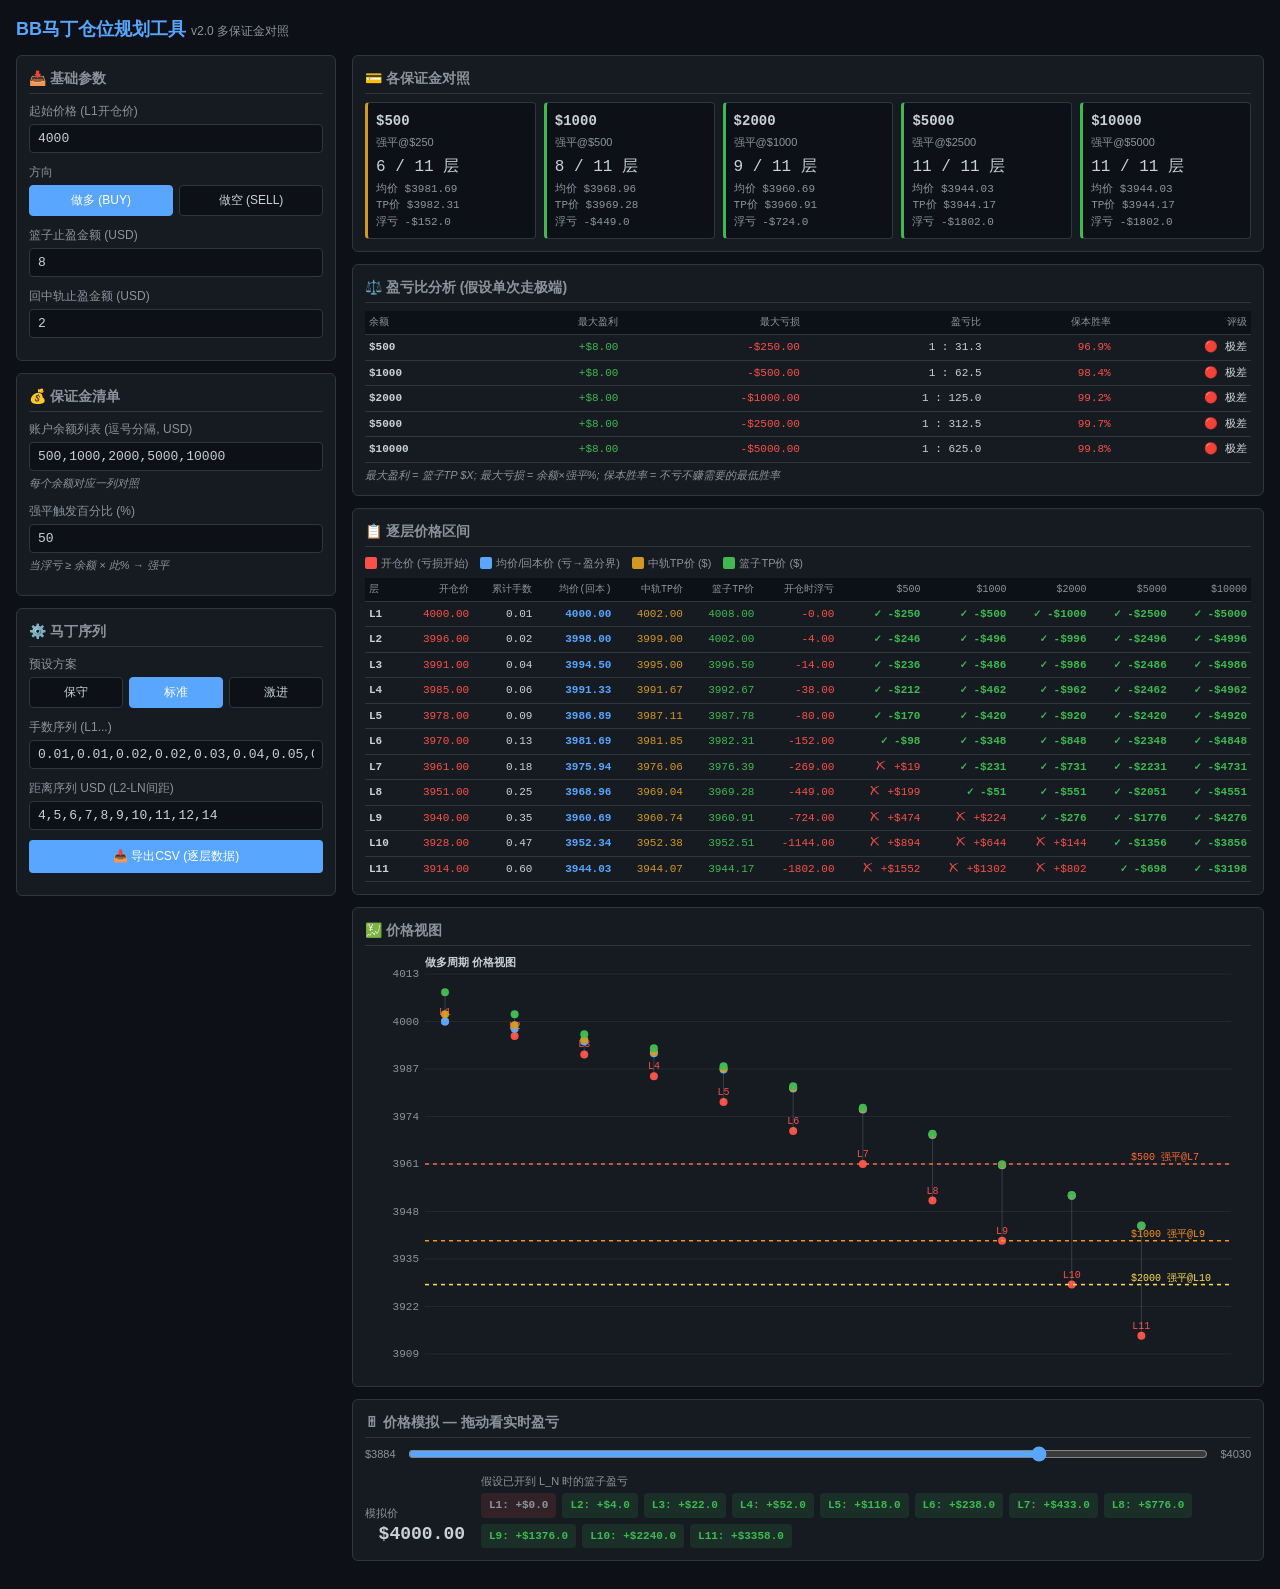
<file: planner.html>
<!DOCTYPE html>
<html lang="zh-CN">
<head>
<meta charset="UTF-8">
<title>BB马丁仓位规划工具 v2</title>
<style>
  :root {
    --bg: #0d1117;
    --panel: #161b22;
    --border: #30363d;
    --text: #c9d1d9;
    --muted: #8b949e;
    --accent: #58a6ff;
    --green: #3fb950;
    --yellow: #d29922;
    --red: #f85149;
    --buy: #3fb950;
    --sell: #f85149;
  }
  * { box-sizing: border-box; margin: 0; padding: 0; }
  body {
    background: var(--bg);
    color: var(--text);
    font-family: -apple-system, BlinkMacSystemFont, "Segoe UI", "Microsoft YaHei", sans-serif;
    font-size: 13px;
    line-height: 1.5;
    padding: 16px;
  }
  h1 { font-size: 18px; color: var(--accent); margin-bottom: 12px; }
  h2 { font-size: 14px; color: var(--muted); margin: 12px 0 8px; border-bottom: 1px solid var(--border); padding-bottom: 4px; }

  .layout {
    display: grid;
    grid-template-columns: 320px 1fr;
    gap: 16px;
  }
  @media (max-width: 1100px) {
    .layout { grid-template-columns: 1fr; }
  }

  .panel {
    background: var(--panel);
    border: 1px solid var(--border);
    border-radius: 6px;
    padding: 12px;
    margin-bottom: 12px;
  }
  .field { margin-bottom: 10px; }
  label { display: block; color: var(--muted); font-size: 12px; margin-bottom: 4px; }
  input[type="number"], input[type="text"], select {
    width: 100%;
    background: var(--bg);
    border: 1px solid var(--border);
    color: var(--text);
    padding: 6px 8px;
    border-radius: 4px;
    font-family: monospace;
    font-size: 13px;
  }
  input:focus, select:focus { outline: none; border-color: var(--accent); }
  .btn-group { display: flex; gap: 6px; margin-top: 4px; }
  .btn-group button {
    flex: 1;
    background: var(--bg);
    border: 1px solid var(--border);
    color: var(--text);
    padding: 6px;
    border-radius: 4px;
    cursor: pointer;
    font-size: 12px;
  }
  .btn-group button.active { background: var(--accent); border-color: var(--accent); color: white; }

  /* 保证金对照卡 */
  .balance-cards {
    display: grid;
    grid-template-columns: repeat(auto-fit, minmax(140px, 1fr));
    gap: 8px;
  }
  .balance-card {
    background: var(--bg);
    border: 1px solid var(--border);
    border-left: 3px solid var(--accent);
    border-radius: 4px;
    padding: 8px;
  }
  .balance-card.danger { border-left-color: var(--red); }
  .balance-card.warn { border-left-color: var(--yellow); }
  .balance-card.ok { border-left-color: var(--green); }
  .balance-card .bal { font-family: monospace; font-size: 14px; font-weight: bold; }
  .balance-card .meta { font-size: 11px; color: var(--muted); margin-top: 2px; }
  .balance-card .layers { font-size: 16px; margin-top: 4px; font-family: monospace; }
  .balance-card .detail { font-size: 11px; color: var(--muted); margin-top: 2px; font-family: monospace; }

  /* 表格 */
  table {
    width: 100%;
    border-collapse: collapse;
    font-family: monospace;
    font-size: 11px;
  }
  th, td {
    text-align: right;
    padding: 4px 4px;
    border-bottom: 1px solid var(--border);
    white-space: nowrap;
  }
  th {
    background: var(--bg);
    color: var(--muted);
    font-weight: normal;
    text-align: right;
    font-size: 10px;
    text-transform: uppercase;
    position: sticky;
    top: 0;
  }
  th:first-child, td:first-child { text-align: left; }
  td.ok { color: var(--green); font-weight: bold; }
  td.fail { color: var(--red); }
  td.warn { color: var(--yellow); }
  td.entry { color: #f85149; }     /* 开仓价 红 */
  td.avg { color: var(--accent); font-weight: bold; }  /* 回本价 蓝 */
  td.tpmid { color: var(--yellow); }
  td.tpbasket { color: var(--green); }

  .table-scroll { overflow-x: auto; }

  .legend {
    display: flex;
    gap: 12px;
    font-size: 11px;
    color: var(--muted);
    margin-bottom: 6px;
    flex-wrap: wrap;
  }
  .legend-item { display: flex; align-items: center; gap: 4px; }
  .legend-color { width: 12px; height: 12px; border-radius: 2px; }

  /* 滑块 */
  .slider-row {
    display: flex;
    align-items: center;
    gap: 12px;
  }
  input[type="range"] {
    flex: 1;
    accent-color: var(--accent);
  }
  .price-display {
    font-family: monospace;
    font-size: 18px;
    font-weight: bold;
    min-width: 100px;
    text-align: right;
  }

  /* Canvas */
  #vizCanvas { display: block; width: 100%; height: 420px; }

  .note {
    font-size: 11px;
    color: var(--muted);
    margin-top: 4px;
    font-style: italic;
  }
</style>
</head>
<body>

<h1>BB马丁仓位规划工具 <span style="color:var(--muted); font-size:12px; font-weight: normal;">v2.0 多保证金对照</span></h1>

<div class="layout">
  <!-- 左侧:输入 -->
  <div>
    <div class="panel">
      <h2 style="margin-top:0">📥 基础参数</h2>

      <div class="field">
        <label>起始价格 (L1开仓价)</label>
        <input type="number" id="startPrice" value="4000" step="1">
      </div>

      <div class="field">
        <label>方向</label>
        <div class="btn-group">
          <button id="dirBuy" class="active" onclick="setDirection(1)">做多 (BUY)</button>
          <button id="dirSell" onclick="setDirection(-1)">做空 (SELL)</button>
        </div>
      </div>

      <div class="field">
        <label>篮子止盈金额 (USD)</label>
        <input type="number" id="tpBasket" value="8" step="0.5" min="0.5">
      </div>

      <div class="field">
        <label>回中轨止盈金额 (USD)</label>
        <input type="number" id="tpMid" value="2" step="0.5" min="0.5">
      </div>
    </div>

    <div class="panel">
      <h2 style="margin-top:0">💰 保证金清单</h2>

      <div class="field">
        <label>账户余额列表 (逗号分隔, USD)</label>
        <input type="text" id="balanceList" value="500,1000,2000,5000,10000">
        <div class="note">每个余额对应一列对照</div>
      </div>

      <div class="field">
        <label>强平触发百分比 (%)</label>
        <input type="number" id="strikePct" value="50" step="5" min="10" max="100">
        <div class="note">当浮亏 ≥ 余额 × 此% → 强平</div>
      </div>
    </div>

    <div class="panel">
      <h2 style="margin-top:0">⚙️ 马丁序列</h2>

      <div class="field">
        <label>预设方案</label>
        <div class="btn-group">
          <button onclick="loadPreset('safe')">保守</button>
          <button onclick="loadPreset('std')" class="active">标准</button>
          <button onclick="loadPreset('aggressive')">激进</button>
        </div>
      </div>

      <div class="field">
        <label>手数序列 (L1...)</label>
        <input type="text" id="lotSeq" value="0.01,0.01,0.02,0.02,0.03,0.04,0.05,0.07,0.10,0.12,0.13">
      </div>

      <div class="field">
        <label>距离序列 USD (L2-LN间距)</label>
        <input type="text" id="distSeq" value="4,5,6,7,8,9,10,11,12,14">
      </div>

      <div class="field">
        <button onclick="exportCSV()" style="width:100%; background:var(--accent); border:none; color:white; padding:8px; border-radius:4px; cursor:pointer; font-size:12px;">📥 导出CSV (逐层数据)</button>
      </div>
    </div>
  </div>

  <!-- 右侧:输出 -->
  <div>
    <!-- 保证金对照卡 -->
    <div class="panel">
      <h2 style="margin-top:0">💳 各保证金对照</h2>
      <div class="balance-cards" id="balanceCards"></div>
    </div>

    <!-- 盈亏比分析 -->
    <div class="panel">
      <h2 style="margin-top:0">⚖️ 盈亏比分析 (假设单次走极端)</h2>
      <div class="table-scroll">
        <table id="ratioTable"></table>
      </div>
      <div class="note">最大盈利 = 篮子TP $X; 最大亏损 = 余额×强平%; 保本胜率 = 不亏不赚需要的最低胜率</div>
    </div>

    <!-- 逐层详细 -->
    <div class="panel">
      <h2 style="margin-top:0">📋 逐层价格区间</h2>
      <div class="legend">
        <div class="legend-item"><span class="legend-color" style="background:#f85149"></span> 开仓价 (亏损开始)</div>
        <div class="legend-item"><span class="legend-color" style="background:#58a6ff"></span> 均价/回本价 (亏→盈分界)</div>
        <div class="legend-item"><span class="legend-color" style="background:#d29922"></span> 中轨TP价 ($)</div>
        <div class="legend-item"><span class="legend-color" style="background:#3fb950"></span> 篮子TP价 ($)</div>
      </div>
      <div class="table-scroll">
        <table id="layerTable"></table>
      </div>
    </div>

    <!-- 可视化 -->
    <div class="panel">
      <h2 style="margin-top:0">💹 价格视图</h2>
      <canvas id="vizCanvas" width="800" height="420"></canvas>
    </div>

    <!-- 滑块模拟 -->
    <div class="panel">
      <h2 style="margin-top:0">🎚 价格模拟 — 拖动看实时盈亏</h2>
      <div class="slider-row">
        <span style="font-size:11px;color:var(--muted)" id="sliderMin">$3900</span>
        <input type="range" id="priceSlider" min="0" max="100" value="50" step="0.1">
        <span style="font-size:11px;color:var(--muted)" id="sliderMax">$4100</span>
      </div>
      <div style="margin-top: 10px;">
        <div style="display:flex; gap:16px; align-items:flex-end; flex-wrap:wrap;">
          <div>
            <div style="font-size:11px;color:var(--muted)">模拟价</div>
            <div class="price-display" id="simPrice">$4000.00</div>
          </div>
          <div style="flex:1;">
            <div style="font-size:11px;color:var(--muted);margin-bottom:4px">假设已开到 L_N 时的篮子盈亏</div>
            <div id="simPnlContainer" style="display:flex; gap:6px; flex-wrap:wrap;"></div>
          </div>
        </div>
      </div>
    </div>
  </div>
</div>

<script>
let direction = 1;

function setDirection(d) {
  direction = d;
  document.getElementById('dirBuy').classList.toggle('active', d === 1);
  document.getElementById('dirSell').classList.toggle('active', d === -1);
  recompute();
}

function parseSeq(s) {
  return s.split(',').map(x => parseFloat(x.trim())).filter(x => !isNaN(x));
}

function computeLayers() {
  const startPrice = parseFloat(document.getElementById('startPrice').value);
  const lots = parseSeq(document.getElementById('lotSeq').value);
  const dists = parseSeq(document.getElementById('distSeq').value);
  const tpBasket = parseFloat(document.getElementById('tpBasket').value);
  const tpMid = parseFloat(document.getElementById('tpMid').value);
  const balances = parseSeq(document.getElementById('balanceList').value);
  const strikePct = parseFloat(document.getElementById('strikePct').value);

  const layers = [];
  let cumLot = 0;
  let cumValue = 0;
  let prevPrice = startPrice;

  for (let i = 0; i < lots.length; i++) {
    const lot = lots[i];
    let openPrice;
    if (i === 0) {
      openPrice = startPrice;
    } else {
      const d = (i - 1 < dists.length) ? dists[i - 1] : dists[dists.length - 1];
      openPrice = direction === 1 ? prevPrice - d : prevPrice + d;
    }

    cumLot = +(cumLot + lot).toFixed(2);
    cumValue += openPrice * lot;
    const avgPrice = cumValue / cumLot;

    // 浮亏 = 当此层刚开仓(price=openPrice)时
    const floatLoss = direction === 1
      ? (avgPrice - openPrice) * cumLot * 100
      : (openPrice - avgPrice) * cumLot * 100;

    const tpBasketPrice = direction === 1
      ? avgPrice + tpBasket / (cumLot * 100)
      : avgPrice - tpBasket / (cumLot * 100);

    const tpMidPrice = direction === 1
      ? avgPrice + tpMid / (cumLot * 100)
      : avgPrice - tpMid / (cumLot * 100);

    layers.push({
      n: i + 1,
      openPrice,
      lot,
      cumLot,
      avgPrice,        // 回本价 (从亏到盈的分界)
      floatLoss,
      tpBasketPrice,
      tpMidPrice,
    });

    prevPrice = openPrice;
  }

  // 对每个余额: 找出最大可扛层
  const balanceInfo = balances.map(bal => {
    const maxLoss = bal * strikePct / 100;
    let maxLayer = 0;
    for (const L of layers) {
      if (L.floatLoss <= maxLoss) maxLayer = L.n;
      else break;
    }
    const lastSafe = maxLayer > 0 ? layers[maxLayer - 1] : null;
    return { balance: bal, maxLoss, maxLayer, lastSafe };
  });

  return { layers, balances, balanceInfo, strikePct, tpBasket, tpMid, startPrice };
}

function recompute() {
  const data = computeLayers();
  renderBalanceCards(data);
  renderRatioTable(data);
  renderLayerTable(data);
  drawViz(data);
  updateSliderRange(data);
  updateSimulation();
}

// 盈亏比分析: 显示每个余额下的最大盈利/最大亏损/保本胜率
function renderRatioTable(data) {
  const { balanceInfo, tpBasket, tpMid } = data;

  let html = `<thead><tr>
    <th>余额</th>
    <th>最大盈利</th>
    <th>最大亏损</th>
    <th>盈亏比</th>
    <th>保本胜率</th>
    <th>评级</th>
  </tr></thead><tbody>`;

  balanceInfo.forEach(b => {
    const maxWin = tpBasket;          // 篮子止盈是最大单笔盈利
    const maxLoss = b.maxLoss;        // 强平=余额×强平%
    const ratio = maxLoss / maxWin;   // 需要X次win才能弥补1次loss
    const breakEvenWinRate = maxLoss / (maxLoss + maxWin) * 100;

    let rating = '🟢 优秀';
    let cls = 'ok';
    if (breakEvenWinRate > 90) { rating = '🔴 极差'; cls = 'fail'; }
    else if (breakEvenWinRate > 75) { rating = '🟡 偏差'; cls = 'warn'; }
    else if (breakEvenWinRate > 60) { rating = '🟢 一般'; cls = 'warn'; }

    html += `<tr>
      <td><b>$${b.balance}</b></td>
      <td class="tpbasket">+$${maxWin.toFixed(2)}</td>
      <td style="color:var(--red)">-$${maxLoss.toFixed(2)}</td>
      <td>1 : ${ratio.toFixed(1)}</td>
      <td class="${cls}">${breakEvenWinRate.toFixed(1)}%</td>
      <td>${rating}</td>
    </tr>`;
  });

  html += '</tbody>';
  document.getElementById('ratioTable').innerHTML = html;
}

// 预设方案
const PRESETS = {
  safe: {
    name: '保守',
    lotSeq: '0.01,0.01,0.01,0.02,0.02,0.03,0.04,0.05,0.07,0.09,0.10',
    distSeq: '5,6,7,8,9,10,12,15,18,22',
    tpBasket: 6,
    tpMid: 1.5,
  },
  std: {
    name: '标准',
    lotSeq: '0.01,0.01,0.02,0.02,0.03,0.04,0.05,0.07,0.10,0.12,0.13',
    distSeq: '4,5,6,7,8,9,10,11,12,14',
    tpBasket: 8,
    tpMid: 2,
  },
  aggressive: {
    name: '激进',
    lotSeq: '0.01,0.02,0.03,0.04,0.05,0.07,0.10,0.13,0.17,0.20,0.25',
    distSeq: '3,4,5,6,7,8,9,10,11,12',
    tpBasket: 10,
    tpMid: 2.5,
  },
};

function loadPreset(name) {
  const p = PRESETS[name];
  if (!p) return;
  document.getElementById('lotSeq').value = p.lotSeq;
  document.getElementById('distSeq').value = p.distSeq;
  document.getElementById('tpBasket').value = p.tpBasket;
  document.getElementById('tpMid').value = p.tpMid;
  // 切换按钮高亮
  document.querySelectorAll('.btn-group button[onclick^="loadPreset"]').forEach(btn => {
    btn.classList.toggle('active', btn.textContent === p.name);
  });
  recompute();
}

// CSV导出
function exportCSV() {
  const data = computeLayers();
  const { layers, balanceInfo } = data;

  const balHeaders = balanceInfo.map(b => `$${b.balance}可扛`).join(',');
  let csv = `层,开仓价,本层手数,累计手数,均价/回本价,中轨TP价,篮子TP价,开仓时浮亏,${balHeaders}\n`;

  layers.forEach(L => {
    const balCells = balanceInfo.map(b => L.n <= b.maxLayer ? '是' : '否').join(',');
    csv += `L${L.n},${L.openPrice.toFixed(2)},${L.lot.toFixed(2)},${L.cumLot.toFixed(2)},${L.avgPrice.toFixed(2)},${L.tpMidPrice.toFixed(2)},${L.tpBasketPrice.toFixed(2)},-${L.floatLoss.toFixed(2)},${balCells}\n`;
  });

  // 加 BOM 以便 Excel 正确显示中文
  const blob = new Blob(['﻿' + csv], { type: 'text/csv;charset=utf-8' });
  const url = URL.createObjectURL(blob);
  const a = document.createElement('a');
  a.href = url;
  a.download = `bb_martin_plan_${new Date().toISOString().slice(0,10)}.csv`;
  a.click();
  URL.revokeObjectURL(url);
}

function renderBalanceCards(data) {
  const { balanceInfo, layers } = data;
  const totalLayers = layers.length;

  const html = balanceInfo.map(b => {
    const ratio = b.maxLayer / totalLayers;
    let cls = 'ok';
    if (ratio < 0.4) cls = 'danger';
    else if (ratio < 0.7) cls = 'warn';

    const sustainable = b.lastSafe;
    const detail = sustainable
      ? `均价 $${sustainable.avgPrice.toFixed(2)}<br>TP价 $${sustainable.tpBasketPrice.toFixed(2)}<br>浮亏 -$${sustainable.floatLoss.toFixed(1)}`
      : '<span style="color:var(--red)">无法开仓</span>';

    return `<div class="balance-card ${cls}">
      <div class="bal">$${b.balance}</div>
      <div class="meta">强平@$${b.maxLoss}</div>
      <div class="layers">${b.maxLayer} / ${totalLayers} 层</div>
      <div class="detail">${detail}</div>
    </div>`;
  }).join('');

  document.getElementById('balanceCards').innerHTML = html;
}

function renderLayerTable(data) {
  const { layers, balanceInfo } = data;

  // 表头
  const balHeaders = balanceInfo.map(b => `<th>$${b.balance}</th>`).join('');
  let html = `<thead><tr>
    <th>层</th>
    <th>开仓价</th>
    <th>累计手数</th>
    <th>均价(回本)</th>
    <th>中轨TP价</th>
    <th>篮子TP价</th>
    <th>开仓时浮亏</th>
    ${balHeaders}
  </tr></thead><tbody>`;

  layers.forEach(L => {
    const balCells = balanceInfo.map(b => {
      if (L.n <= b.maxLayer) {
        const margin = b.maxLoss - L.floatLoss;
        return `<td class="ok">✓ -$${margin.toFixed(0)}</td>`;
      } else {
        const excess = L.floatLoss - b.maxLoss;
        return `<td class="fail">✗ +$${excess.toFixed(0)}</td>`;
      }
    }).join('');

    html += `<tr>
      <td><b>L${L.n}</b></td>
      <td class="entry">${L.openPrice.toFixed(2)}</td>
      <td>${L.cumLot.toFixed(2)}</td>
      <td class="avg">${L.avgPrice.toFixed(2)}</td>
      <td class="tpmid">${L.tpMidPrice.toFixed(2)}</td>
      <td class="tpbasket">${L.tpBasketPrice.toFixed(2)}</td>
      <td style="color:var(--red)">-${L.floatLoss.toFixed(2)}</td>
      ${balCells}
    </tr>`;
  });

  html += '</tbody>';
  document.getElementById('layerTable').innerHTML = html;
}

function drawViz(data) {
  const { layers, balanceInfo, startPrice } = data;
  const canvas = document.getElementById('vizCanvas');
  const ctx = canvas.getContext('2d');
  const rect = canvas.getBoundingClientRect();
  const dpr = window.devicePixelRatio || 1;
  canvas.width = rect.width * dpr;
  canvas.height = rect.height * dpr;
  ctx.scale(dpr, dpr);
  const W = rect.width;
  const H = rect.height;
  ctx.clearRect(0, 0, W, H);

  if (!layers.length) return;
  const lastLayer = layers[layers.length - 1];

  // 价格范围: 包括最深TP价和最深开仓价
  const allPrices = [];
  layers.forEach(L => {
    allPrices.push(L.openPrice, L.tpBasketPrice, L.tpMidPrice, L.avgPrice);
  });
  const pmin = Math.min(...allPrices) - 5;
  const pmax = Math.max(...allPrices) + 5;

  const topY = 20;
  const bottomY = H - 20;
  const leftX = 60;
  const rightX = W - 20;

  function pToY(p) {
    return topY + (pmax - p) / (pmax - pmin) * (bottomY - topY);
  }

  // 背景刻度
  ctx.strokeStyle = 'rgba(48, 54, 61, 0.5)';
  ctx.fillStyle = '#8b949e';
  ctx.font = '11px monospace';
  ctx.textAlign = 'right';
  const steps = 8;
  for (let i = 0; i <= steps; i++) {
    const p = pmin + (pmax - pmin) * (1 - i / steps);
    const y = pToY(p);
    ctx.fillText(p.toFixed(0), leftX - 6, y + 3);
    ctx.beginPath();
    ctx.moveTo(leftX, y);
    ctx.lineTo(rightX, y);
    ctx.stroke();
  }

  // 每个层 4条价位 (开仓/回本/中轨TP/篮子TP)
  layers.forEach((L, i) => {
    const xLayer = leftX + 20 + i * ((rightX - leftX - 40) / layers.length);

    // 开仓价 (红点 - 亏损起点)
    drawDot(ctx, xLayer, pToY(L.openPrice), '#f85149', `L${L.n}`);
    // 回本价 (蓝点 - 亏盈分界)
    drawDot(ctx, xLayer, pToY(L.avgPrice), '#58a6ff', '');
    // 中轨TP (黄)
    drawDot(ctx, xLayer, pToY(L.tpMidPrice), '#d29922', '');
    // 篮子TP (绿)
    drawDot(ctx, xLayer, pToY(L.tpBasketPrice), '#3fb950', '');

    // 连接线
    ctx.strokeStyle = 'rgba(200, 200, 200, 0.2)';
    ctx.beginPath();
    ctx.moveTo(xLayer, pToY(L.openPrice));
    ctx.lineTo(xLayer, pToY(L.tpBasketPrice));
    ctx.stroke();
  });

  // 各余额强平警戒线 (横线)
  const colors = ['#ff6b35', '#f7931e', '#fcdc4d', '#86a800', '#229ed9'];
  balanceInfo.forEach((b, i) => {
    if (!b.lastSafe) return;
    // 强平线 = lastSafe + 1 层的浮亏=maxLoss时的价格
    // 用 lastSafe 的开仓价作为参考
    const lastLayerStrikeIdx = b.maxLayer;
    if (lastLayerStrikeIdx >= layers.length) return;
    const nextL = layers[lastLayerStrikeIdx]; // 越限的那层
    if (!nextL) return;
    const yStrike = pToY(nextL.openPrice);

    ctx.strokeStyle = colors[i % colors.length];
    ctx.setLineDash([4, 4]);
    ctx.lineWidth = 1.5;
    ctx.beginPath();
    ctx.moveTo(leftX, yStrike);
    ctx.lineTo(rightX, yStrike);
    ctx.stroke();
    ctx.setLineDash([]);
    ctx.fillStyle = colors[i % colors.length];
    ctx.textAlign = 'left';
    ctx.fillText(`$${b.balance} 强平@L${b.maxLayer + 1}`, rightX - 100, yStrike - 4);
  });

  // 顶部图例
  ctx.font = 'bold 11px sans-serif';
  ctx.fillStyle = '#c9d1d9';
  ctx.textAlign = 'left';
  ctx.fillText(direction === 1 ? '做多周期 价格视图' : '做空周期 价格视图', leftX, 12);
}

function drawDot(ctx, x, y, color, label) {
  ctx.fillStyle = color;
  ctx.beginPath();
  ctx.arc(x, y, 4, 0, Math.PI * 2);
  ctx.fill();
  if (label) {
    ctx.fillStyle = color;
    ctx.font = '10px monospace';
    ctx.textAlign = 'center';
    ctx.fillText(label, x, y - 7);
  }
}

function updateSliderRange(data) {
  const { layers, startPrice } = data;
  const last = layers[layers.length - 1];
  const minP = Math.min(startPrice, last.openPrice) - 30;
  const maxP = Math.max(startPrice, last.tpBasketPrice) + 30;
  document.getElementById('sliderMin').textContent = '$' + minP.toFixed(0);
  document.getElementById('sliderMax').textContent = '$' + maxP.toFixed(0);
  const slider = document.getElementById('priceSlider');
  slider.min = minP;
  slider.max = maxP;
  slider.step = 0.1;
  if (!slider.dataset.userMoved) {
    slider.value = startPrice;
  }
}

function updateSimulation() {
  const { layers } = computeLayers();
  const slider = document.getElementById('priceSlider');
  const simPrice = parseFloat(slider.value);
  document.getElementById('simPrice').textContent = '$' + simPrice.toFixed(2);

  const container = document.getElementById('simPnlContainer');
  container.innerHTML = layers.map((L, i) => {
    const n = i + 1;
    const pnl = direction === 1
      ? (simPrice - L.avgPrice) * L.cumLot * 100
      : (L.avgPrice - simPrice) * L.cumLot * 100;
    const color = pnl > 0 ? 'var(--green)' : pnl < 0 ? 'var(--red)' : 'var(--muted)';
    const bg = pnl > 0 ? 'rgba(63, 185, 80, 0.12)' : 'rgba(248, 81, 73, 0.12)';
    return `<div style="background:${bg}; color:${color}; padding:4px 8px; border-radius:4px; font-family:monospace; font-size:11px; font-weight:bold;">
      L${n}: ${pnl >= 0 ? '+' : ''}$${pnl.toFixed(1)}
    </div>`;
  }).join('');
}

// 事件
['startPrice','lotSeq','distSeq','tpBasket','tpMid','balanceList','strikePct'].forEach(id => {
  document.getElementById(id).addEventListener('input', recompute);
});
document.getElementById('priceSlider').addEventListener('input', (e) => {
  e.target.dataset.userMoved = '1';
  updateSimulation();
});

// 初始化
recompute();
window.addEventListener('resize', () => recompute());
</script>
</body>
</html>
</file>
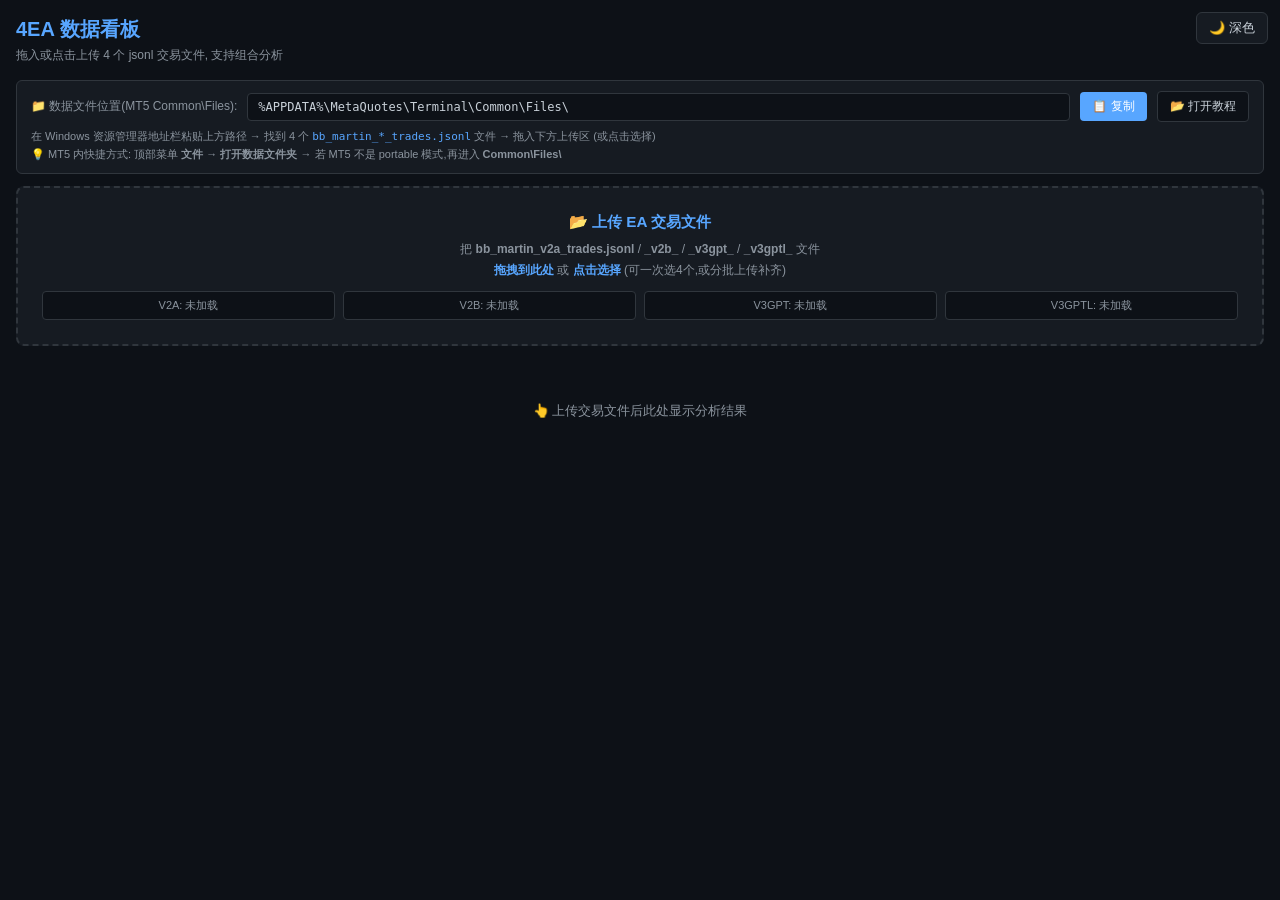
<file: tools/ea_dashboard.html>
<!DOCTYPE html>
<html lang="zh-CN">
<head>
<meta charset="UTF-8">
<title>4EA 数据看板</title>
<style>
  :root, :root[data-theme="dark"] {
    --bg: #0d1117; --panel: #161b22; --border: #30363d;
    --text: #c9d1d9; --muted: #8b949e; --accent: #58a6ff;
    --green: #3fb950; --yellow: #d29922; --red: #f85149; --purple: #a371f7;
    --shadow: rgba(0,0,0,0.5);
  }
  :root[data-theme="light"] {
    --bg: #ffffff; --panel: #f6f8fa; --border: #d0d7de;
    --text: #1f2328; --muted: #656d76; --accent: #0969da;
    --green: #1a7f37; --yellow: #9a6700; --red: #cf222e; --purple: #8250df;
    --shadow: rgba(31,35,40,0.15);
  }
  * { box-sizing: border-box; margin: 0; padding: 0; }
  body {
    background: var(--bg); color: var(--text);
    font-family: -apple-system, "Segoe UI", "Microsoft YaHei", sans-serif;
    font-size: 13px; padding: 16px; max-width: 1600px; margin: 0 auto;
  }
  h1 { font-size: 20px; color: var(--accent); margin-bottom: 4px; }
  .subtitle { color: var(--muted); font-size: 12px; margin-bottom: 16px; }

  .theme-toggle {
    position: fixed; top: 12px; right: 12px; z-index: 200;
    background: var(--panel); border: 1px solid var(--border);
    color: var(--text); padding: 6px 12px; border-radius: 6px;
    cursor: pointer; font-size: 13px;
  }

  /* 路径提示条 */
  .path-hint {
    background: var(--panel); border: 1px solid var(--border);
    border-radius: 6px; padding: 10px 14px; margin-bottom: 12px;
  }

  /* 上传区 */
  .upload-zone {
    background: var(--panel); border: 2px dashed var(--border);
    border-radius: 8px; padding: 24px; text-align: center;
    margin-bottom: 16px; cursor: pointer; transition: all 0.2s;
  }
  .upload-zone.drag-over { border-color: var(--accent); background: rgba(88,166,255,0.05); }
  .upload-zone h3 { color: var(--accent); margin-bottom: 8px; }
  .upload-zone p { color: var(--muted); font-size: 12px; margin: 4px 0; }
  .upload-zone input { display: none; }
  .file-status {
    display: grid; grid-template-columns: repeat(4, 1fr); gap: 8px;
    margin-top: 12px; font-size: 11px;
  }
  .file-badge {
    padding: 6px 10px; background: var(--bg); border: 1px solid var(--border);
    border-radius: 4px; text-align: center;
  }
  .file-badge.loaded { border-color: var(--green); color: var(--green); }
  .file-badge.empty { color: var(--muted); }

  /* 面板 */
  .panel {
    background: var(--panel); border: 1px solid var(--border);
    border-radius: 6px; padding: 14px; margin-bottom: 12px;
  }
  h2 { font-size: 14px; color: var(--muted); margin-bottom: 10px;
       border-bottom: 1px solid var(--border); padding-bottom: 4px; }

  /* KPI 卡片 */
  .kpi-grid {
    display: grid; grid-template-columns: repeat(4, 1fr); gap: 12px;
    margin-bottom: 12px;
  }
  .kpi-card {
    background: var(--panel); border: 1px solid var(--border);
    border-left: 4px solid var(--accent); border-radius: 6px; padding: 12px;
  }
  .kpi-card.v2a { border-left-color: var(--red); }
  .kpi-card.v2b { border-left-color: var(--yellow); }
  .kpi-card.v3gpt { border-left-color: var(--purple); }
  .kpi-card.v3gptl { border-left-color: var(--green); }
  .kpi-card h3 { font-size: 14px; color: var(--text); margin-bottom: 8px; }
  .kpi-row { display: flex; justify-content: space-between; margin: 3px 0; font-family: monospace; font-size: 11px; }
  .kpi-row .k { color: var(--muted); }
  .kpi-row .v { color: var(--text); font-weight: bold; }
  .kpi-row .v.positive { color: var(--green); }
  .kpi-row .v.negative { color: var(--red); }

  /* Canvas */
  canvas.chart {
    display: block; width: 100%; height: 340px; cursor: crosshair;
  }
  canvas.chart-tall { height: 400px; }

  /* 图例 */
  .legend { display: flex; gap: 14px; flex-wrap: wrap;
    font-size: 11px; color: var(--muted); margin-top: 8px; }
  .legend-item { display: flex; align-items: center; gap: 5px; }
  .legend-dot { width: 12px; height: 12px; border-radius: 2px; }
  .legend-line { width: 18px; height: 2px; }

  /* 交易表 */
  .table-controls {
    display: flex; gap: 8px; margin-bottom: 10px; flex-wrap: wrap;
    align-items: center; font-size: 12px;
  }
  .table-controls label { color: var(--muted); }
  .table-controls select, .table-controls input {
    background: var(--bg); border: 1px solid var(--border);
    color: var(--text); padding: 4px 8px; border-radius: 4px;
    font-family: monospace; font-size: 12px;
  }
  .table-scroll { max-height: 500px; overflow-y: auto; overflow-x: auto; }
  table { width: 100%; border-collapse: collapse; font-family: monospace; font-size: 11px; }
  th, td { padding: 5px 8px; text-align: right; border-bottom: 1px solid var(--border); white-space: nowrap; }
  th { background: var(--bg); color: var(--muted); position: sticky; top: 0; text-transform: uppercase; font-size: 10px; font-weight: normal; }
  th:first-child, td:first-child { text-align: left; }
  tr:hover td { background: rgba(88,166,255,0.05); }
  td.pos { color: var(--green); font-weight: bold; }
  td.neg { color: var(--red); font-weight: bold; }
  td.v2a { color: var(--red); }
  td.v2b { color: var(--yellow); }
  td.v3gpt { color: var(--purple); }
  td.v3gptl { color: var(--green); }
  td.eng-a { color: var(--accent); }
  td.eng-b { color: var(--purple); }
  td.layer-shallow { color: var(--green); }
  td.layer-mid { color: var(--yellow); }
  td.layer-deep { color: var(--red); font-weight: bold; }

  .layer-grid {
    display: grid; grid-template-columns: repeat(11, 1fr); gap: 4px;
    font-family: monospace; font-size: 11px;
  }
  .layer-cell {
    background: var(--bg); padding: 6px 4px; border-radius: 3px;
    text-align: center; border: 1px solid var(--border);
  }
  .layer-cell .l { color: var(--muted); font-size: 10px; }
  .layer-cell .c { font-size: 14px; font-weight: bold; margin: 2px 0; }
  .layer-cell .p { font-size: 10px; }
  .layer-cell .p.pos { color: var(--green); }
  .layer-cell .p.neg { color: var(--red); }

  .empty-hint { text-align: center; padding: 40px; color: var(--muted); }
</style>
</head>
<body>

<button class="theme-toggle" onclick="toggleTheme()">
  <span id="themeIcon">🌙</span>
  <span id="themeLabel">深色</span>
</button>

<h1>4EA 数据看板</h1>
<div class="subtitle">拖入或点击上传 4 个 jsonl 交易文件, 支持组合分析</div>

<!-- 数据源路径提示 -->
<div class="path-hint">
  <div style="display:flex; align-items:center; gap:10px; flex-wrap:wrap;">
    <span style="color:var(--muted); font-size:12px">📁 数据文件位置(MT5 Common\Files):</span>
    <code id="dataPath" style="background:var(--bg); padding:6px 10px; border-radius:4px; font-size:12px; border:1px solid var(--border); flex:1; min-width:0; overflow:hidden; text-overflow:ellipsis; white-space:nowrap">%APPDATA%\MetaQuotes\Terminal\Common\Files\</code>
    <button onclick="copyPath()" style="background:var(--accent); color:white; border:none; padding:6px 12px; border-radius:4px; cursor:pointer; font-size:12px; white-space:nowrap">📋 复制</button>
    <button onclick="openFolder()" style="background:var(--bg); color:var(--text); border:1px solid var(--border); padding:6px 12px; border-radius:4px; cursor:pointer; font-size:12px; white-space:nowrap">📂 打开教程</button>
  </div>
  <div style="color:var(--muted); font-size:11px; margin-top:6px; line-height:1.6">
    在 Windows 资源管理器地址栏粘贴上方路径 → 找到 4 个 <code style="color:var(--accent)">bb_martin_*_trades.jsonl</code> 文件 → 拖入下方上传区 (或点击选择)
    <br>
    <span style="color:var(--muted)">💡 MT5 内快捷方式: 顶部菜单 <b>文件 → 打开数据文件夹</b> → 若 MT5 不是 portable 模式,再进入 <b>Common\Files\</b></span>
  </div>
</div>

<!-- 上传区 -->
<div class="upload-zone" id="uploadZone" onclick="document.getElementById('fileInput').click()">
  <h3>📂 上传 EA 交易文件</h3>
  <p>把 <b>bb_martin_v2a_trades.jsonl</b> / <b>_v2b_</b> / <b>_v3gpt_</b> / <b>_v3gptl_</b> 文件</p>
  <p><b style="color:var(--accent)">拖拽到此处</b> 或 <b style="color:var(--accent)">点击选择</b> (可一次选4个,或分批上传补齐)</p>
  <input type="file" id="fileInput" multiple accept=".jsonl,.json,.txt">
  <div class="file-status" id="fileStatus">
    <div class="file-badge empty" data-key="v2a">V2A: 未加载</div>
    <div class="file-badge empty" data-key="v2b">V2B: 未加载</div>
    <div class="file-badge empty" data-key="v3gpt">V3GPT: 未加载</div>
    <div class="file-badge empty" data-key="v3gptl">V3GPTL: 未加载</div>
  </div>
</div>

<!-- 路径帮助弹窗 -->
<div id="pathHelp" style="display:none; position:fixed; top:0; left:0; width:100%; height:100%; background:rgba(0,0,0,0.7); z-index:1000; align-items:center; justify-content:center" onclick="closePathHelp(event)">
  <div style="background:var(--panel); border:1px solid var(--border); border-radius:8px; padding:24px; max-width:700px; width:90%; max-height:80vh; overflow-y:auto" onclick="event.stopPropagation()">
    <h3 style="color:var(--accent); margin-bottom:14px">📂 如何找到 EA 交易文件</h3>
    <div style="line-height:1.8; color:var(--text); font-size:13px">
      <p><b>方法1: 使用 MT5 内置快捷方式 (推荐)</b></p>
      <ol style="margin:8px 0 16px 24px; color:var(--muted)">
        <li>打开 MT5</li>
        <li>顶部菜单 <b style="color:var(--accent)">文件 → 打开数据文件夹</b></li>
        <li>portable 模式: 进入 <b>MQL5\Files\</b></li>
        <li>普通模式: 需在文件夹地址栏点击 <b>Terminal</b> → 进入 <b>Common\Files\</b></li>
      </ol>
      <p><b>方法2: 直接粘贴路径 (Windows)</b></p>
      <ol style="margin:8px 0 16px 24px; color:var(--muted)">
        <li>打开资源管理器(Win+E)</li>
        <li>在地址栏粘贴: <code style="background:var(--bg); padding:2px 6px; border-radius:3px">%APPDATA%\MetaQuotes\Terminal\Common\Files</code></li>
        <li>回车即可到达</li>
      </ol>
      <p><b>方法3: 在本项目 portable 副本中</b></p>
      <ol style="margin:8px 0 16px 24px; color:var(--muted)">
        <li>V2A: <code style="background:var(--bg); padding:2px 6px; border-radius:3px">D:\MT5s\MetaTraderV2A\MQL5\Files\</code></li>
        <li>V2B: <code style="background:var(--bg); padding:2px 6px; border-radius:3px">D:\MT5s\MetaTraderV2B\MQL5\Files\</code></li>
        <li>V3GPT: <code style="background:var(--bg); padding:2px 6px; border-radius:3px">D:\MT5s\MetaTraderV3GPT\MQL5\Files\</code></li>
        <li>V3GPTL: <code style="background:var(--bg); padding:2px 6px; border-radius:3px">D:\MT5s\MetaTraderV3GPTL\MQL5\Files\</code></li>
        <li style="color:var(--yellow)">⚠️ 但由于 EA 用了 FILE_COMMON 标志,实际写入的是 <b>Common\Files</b> 共享目录</li>
      </ol>
      <p><b>文件名对照</b></p>
      <div style="background:var(--bg); border-radius:4px; padding:10px; margin:8px 0">
        <div>V2A → <code>bb_martin_v2a_trades.jsonl</code></div>
        <div>V2B → <code>bb_martin_v2b_trades.jsonl</code></div>
        <div>V3GPT → <code>bb_martin_v3gpt_trades.jsonl</code></div>
        <div>V3GPTL → <code>bb_martin_v3gptl_trades.jsonl</code></div>
      </div>
    </div>
    <div style="text-align:right; margin-top:16px">
      <button onclick="closePathHelp()" style="background:var(--accent); color:white; border:none; padding:8px 20px; border-radius:4px; cursor:pointer">关闭</button>
    </div>
  </div>
</div>

<!-- 主内容,加载数据后显示 -->
<div id="dashboard" style="display:none">
  <!-- 全局过滤开关 -->
  <div class="panel" style="display:flex; gap:16px; align-items:center; flex-wrap:wrap; padding:10px 14px">
    <span style="color:var(--muted); font-size:12px; font-weight:bold">🔧 全局过滤:</span>

    <label style="display:flex; align-items:center; gap:6px; cursor:pointer; font-size:12px">
      <input type="checkbox" id="hideLosses" onchange="onFilterChange()">
      <span>隐藏亏损单 (排除爆仓/负盈利)</span>
    </label>

    <label style="display:flex; align-items:center; gap:6px; cursor:pointer; font-size:12px">
      <span style="color:var(--muted)">或排除 &lt;</span>
      <input type="number" id="hideBelow" value="0" step="10" style="width:70px; background:var(--bg); border:1px solid var(--border); color:var(--text); padding:3px 6px; border-radius:3px; font-family:monospace" onchange="onFilterChange()">
      <span style="color:var(--muted)">美元的单</span>
    </label>

    <span id="filterInfo" style="color:var(--yellow); font-size:11px; font-family:monospace"></span>
  </div>

  <!-- KPI 卡片 -->
  <div class="kpi-grid" id="kpiGrid"></div>

  <!-- 图1: 累计收益曲线 -->
  <div class="panel">
    <h2>📈 累计收益曲线 (按平仓时间)</h2>
    <canvas id="equityChart" class="chart chart-tall"></canvas>
    <div class="legend" id="equityLegend"></div>
  </div>

  <!-- 图2: 每日盈利柱状图 -->
  <div class="panel">
    <h2>📊 每日盈利对比</h2>
    <canvas id="dailyChart" class="chart"></canvas>
  </div>

  <!-- 层数分布 -->
  <div class="panel">
    <h2>🏛️ 层数触发分布 & 盈利</h2>
    <div id="layerDist"></div>
  </div>

  <!-- 盈利区间分布 -->
  <div class="panel">
    <h2>💰 盈利区间分布</h2>
    <canvas id="rangeChart" class="chart"></canvas>
    <div class="legend" id="rangeLegend"></div>
  </div>

  <!-- 交易明细表 -->
  <div class="panel">
    <h2>📋 交易明细</h2>
    <div class="table-controls">
      <label>EA筛选:</label>
      <select id="filterEA" onchange="renderTable()">
        <option value="all">全部</option>
        <option value="V2A">V2A</option>
        <option value="V2B">V2B</option>
        <option value="V3GPT">V3GPT</option>
        <option value="V3GPTL">V3GPTL</option>
      </select>
      <label>层数:</label>
      <select id="filterLayer" onchange="renderTable()">
        <option value="all">全部</option>
        <option value="1">L1</option>
        <option value="2">L2</option>
        <option value="3">L3</option>
        <option value="4">L4</option>
        <option value="5">L5</option>
        <option value="6">L6</option>
        <option value="7">L7</option>
        <option value="8">L8</option>
        <option value="9">L9</option>
        <option value="10">L10</option>
        <option value="11">L11</option>
      </select>
      <label>方向:</label>
      <select id="filterDir" onchange="renderTable()">
        <option value="all">全部</option>
        <option value="BUY">做多</option>
        <option value="SELL">做空</option>
      </select>
      <label>结果:</label>
      <select id="filterResult" onchange="renderTable()">
        <option value="all">全部</option>
        <option value="win">盈利</option>
        <option value="loss">亏损</option>
      </select>
      <label>排序:</label>
      <select id="sortBy" onchange="renderTable()">
        <option value="time_desc">时间↓</option>
        <option value="time_asc">时间↑</option>
        <option value="profit_desc">盈亏↓</option>
        <option value="profit_asc">盈亏↑</option>
        <option value="layer_desc">层数↓</option>
        <option value="duration_desc">时长↓</option>
      </select>
      <span id="tableCount" style="color:var(--muted)"></span>
    </div>
    <div class="table-scroll">
      <table id="tradeTable"></table>
    </div>
  </div>
</div>

<div id="emptyHint" class="empty-hint">
  <p>👆 上传交易文件后此处显示分析结果</p>
</div>

<script>
// ========== 数据存储 ==========
const DATA = { V2A: [], V2B: [], V3GPT: [], V3GPTL: [] };
const EA_COLORS = { V2A: '#f85149', V2B: '#d29922', V3GPT: '#a371f7', V3GPTL: '#3fb950' };

// 过滤后的数据(应用了全局过滤开关)
function getFiltered(key) {
  const raw = DATA[key] || [];
  const hideLosses = document.getElementById('hideLosses')?.checked;
  const hideBelow = parseFloat(document.getElementById('hideBelow')?.value) || 0;
  if (!hideLosses && hideBelow <= -99999) return raw;
  return raw.filter(t => {
    if (hideLosses && t.profit < 0) return false;
    if (hideBelow < 0 && t.profit < hideBelow) return false;
    return true;
  });
}

function onFilterChange() {
  // 计算过滤统计
  let totalHidden = 0, totalHiddenLoss = 0;
  for (const k of ['V2A','V2B','V3GPT','V3GPTL']) {
    const raw = DATA[k];
    const filtered = getFiltered(k);
    const hidden = raw.length - filtered.length;
    totalHidden += hidden;
    totalHiddenLoss += raw.filter(t => !filtered.includes(t)).reduce((s,t) => s+t.profit, 0);
  }
  const info = document.getElementById('filterInfo');
  if (totalHidden > 0) {
    info.textContent = `⚠️ 已过滤 ${totalHidden} 笔 (影响盈亏: ${totalHiddenLoss>=0?'+':''}$${totalHiddenLoss.toFixed(0)})`;
  } else {
    info.textContent = '';
  }
  redraw();
}

// ========== 路径提示 ==========
const DATA_PATH = 'C:\\Users\\张兴旺\\AppData\\Roaming\\MetaQuotes\\Terminal\\Common\\Files\\';
// 显示时用环境变量占位符,让所有用户看到都能理解
document.getElementById('dataPath').textContent = '%APPDATA%\\MetaQuotes\\Terminal\\Common\\Files\\';

function copyPath() {
  const text = '%APPDATA%\\MetaQuotes\\Terminal\\Common\\Files\\';
  if (navigator.clipboard) {
    navigator.clipboard.writeText(text).then(() => {
      const el = document.getElementById('dataPath');
      const orig = el.textContent;
      el.textContent = '✓ 已复制到剪贴板! 粘贴到资源管理器地址栏';
      el.style.color = 'var(--green)';
      setTimeout(() => {
        el.textContent = orig;
        el.style.color = '';
      }, 2000);
    }).catch(() => fallbackCopy(text));
  } else {
    fallbackCopy(text);
  }
}
function fallbackCopy(text) {
  const ta = document.createElement('textarea');
  ta.value = text; document.body.appendChild(ta);
  ta.select(); document.execCommand('copy');
  document.body.removeChild(ta);
  alert('路径已复制:\n' + text);
}
function openFolder() {
  document.getElementById('pathHelp').style.display = 'flex';
}
function closePathHelp(e) {
  if (!e || e.target.id === 'pathHelp') {
    document.getElementById('pathHelp').style.display = 'none';
  }
}

// ========== 主题 ==========
function applyTheme(t) {
  document.documentElement.setAttribute('data-theme', t);
  document.getElementById('themeIcon').textContent = t === 'light' ? '☀️' : '🌙';
  document.getElementById('themeLabel').textContent = t === 'light' ? '明亮' : '深色';
  try { localStorage.setItem('dash_theme', t); } catch(e) {}
  if (hasAnyData()) redraw();
}
function toggleTheme() {
  applyTheme(document.documentElement.getAttribute('data-theme') === 'dark' ? 'light' : 'dark');
}
(function() {
  let saved = 'dark';
  try { saved = localStorage.getItem('dash_theme') || 'dark'; } catch(e) {}
  applyTheme(saved);
})();

// ========== 文件上传 ==========
const uploadZone = document.getElementById('uploadZone');
const fileInput = document.getElementById('fileInput');

fileInput.addEventListener('change', e => handleFiles(e.target.files));
uploadZone.addEventListener('dragover', e => { e.preventDefault(); uploadZone.classList.add('drag-over'); });
uploadZone.addEventListener('dragleave', () => uploadZone.classList.remove('drag-over'));
uploadZone.addEventListener('drop', e => {
  e.preventDefault();
  uploadZone.classList.remove('drag-over');
  handleFiles(e.dataTransfer.files);
});

async function handleFiles(files) {
  for (const f of files) {
    const key = detectKey(f.name);
    if (!key) continue;
    const text = await f.text();
    const trades = parseTrades(text);
    DATA[key] = trades;
    updateFileBadge(key, trades.length);
  }
  if (hasAnyData()) {
    document.getElementById('dashboard').style.display = 'block';
    document.getElementById('emptyHint').style.display = 'none';
    redraw();
  }
}

function detectKey(filename) {
  const lower = filename.toLowerCase();
  if (lower.includes('v3gptl')) return 'V3GPTL';
  if (lower.includes('v3gpt'))  return 'V3GPT';
  if (lower.includes('v2b'))    return 'V2B';
  if (lower.includes('v2a'))    return 'V2A';
  return null;
}

function parseTrades(text) {
  const out = [];
  for (const line of text.split(/\r?\n/)) {
    if (!line.trim()) continue;
    try {
      const t = JSON.parse(line);
      if (t.open_time && !t.open_time.startsWith('1970')) out.push(t);
    } catch(e) {}
  }
  return out;
}

function updateFileBadge(key, count) {
  const el = document.querySelector('.file-badge[data-key="' + key.toLowerCase() + '"]');
  if (el) {
    el.textContent = key + ': ' + count + ' 笔';
    el.classList.remove('empty');
    el.classList.add('loaded');
  }
}

function hasAnyData() {
  return Object.values(DATA).some(a => a.length > 0);
}

// ========== 统计 ==========
function calcStats(trades) {
  if (!trades.length) return null;
  const total = trades.reduce((s,t) => s+t.profit, 0);
  const wins = trades.filter(t => t.profit > 0);
  const losses = trades.filter(t => t.profit < 0);
  const days = new Set(trades.map(t => t.open_time.slice(0,10))).size;
  const maxP = Math.max(...trades.map(t=>t.profit));
  const minP = Math.min(...trades.map(t=>t.profit));
  return {
    total, wins: wins.length, losses: losses.length, days,
    count: trades.length, avg: total/trades.length,
    daily: total/days, dailyN: trades.length/days,
    winRate: wins.length/trades.length*100,
    maxP, minP,
    startDate: trades.map(t=>t.open_time).sort()[0].slice(0,10),
    endDate: trades.map(t=>t.open_time).sort().slice(-1)[0].slice(0,10),
  };
}

function renderKPI() {
  let html = '';
  for (const key of ['V2A','V2B','V3GPT','V3GPTL']) {
    const s = calcStats(getFiltered(key));
    const cls = key.toLowerCase();
    if (!s) {
      html += `<div class="kpi-card ${cls}">
        <h3>${key}</h3>
        <div class="kpi-row"><span class="k">状态</span><span class="v">未加载</span></div>
      </div>`;
      continue;
    }
    const totalCls = s.total >= 0 ? 'positive' : 'negative';
    const dailyCls = s.daily >= 0 ? 'positive' : 'negative';
    html += `<div class="kpi-card ${cls}">
      <h3>${key} <span style="color:var(--muted); font-weight:normal; font-size:11px">(${s.days}天)</span></h3>
      <div class="kpi-row"><span class="k">总盈利</span><span class="v ${totalCls}">${s.total>=0?'+':''}$${s.total.toFixed(2)}</span></div>
      <div class="kpi-row"><span class="k">日均</span><span class="v ${dailyCls}">${s.daily>=0?'+':''}$${s.daily.toFixed(1)}</span></div>
      <div class="kpi-row"><span class="k">笔数</span><span class="v">${s.count} (${s.dailyN.toFixed(1)}/日)</span></div>
      <div class="kpi-row"><span class="k">胜率</span><span class="v">${s.winRate.toFixed(1)}%</span></div>
      <div class="kpi-row"><span class="k">平均单笔</span><span class="v">$${s.avg.toFixed(2)}</span></div>
      <div class="kpi-row"><span class="k">最大</span><span class="v positive">+$${s.maxP.toFixed(0)}</span></div>
      <div class="kpi-row"><span class="k">最小</span><span class="v ${s.minP<0?'negative':''}">${s.minP<0?'-$':'+$'}${Math.abs(s.minP).toFixed(0)}</span></div>
      <div class="kpi-row"><span class="k">时段</span><span class="v" style="font-size:10px">${s.startDate.slice(5)}~${s.endDate.slice(5)}</span></div>
    </div>`;
  }
  document.getElementById('kpiGrid').innerHTML = html;
}

// ========== Canvas 辅助 ==========
function setupCanvas(canvas) {
  const rect = canvas.getBoundingClientRect();
  const dpr = window.devicePixelRatio || 1;
  canvas.width = rect.width * dpr;
  canvas.height = rect.height * dpr;
  const ctx = canvas.getContext('2d');
  ctx.scale(dpr, dpr);
  return { ctx, W: rect.width, H: rect.height };
}
function cssvar(n) {
  return getComputedStyle(document.documentElement).getPropertyValue(n).trim();
}

// ========== 图1: 累计收益曲线 ==========
function drawEquityCurve() {
  const canvas = document.getElementById('equityChart');
  const { ctx, W, H } = setupCanvas(canvas);
  ctx.clearRect(0,0,W,H);
  const muted = cssvar('--muted'), grid = cssvar('--border');

  // 收集所有时间戳,组成横轴
  const allTimes = new Set();
  const series = {};
  for (const key of ['V2A','V2B','V3GPT','V3GPTL']) {
    const data = getFiltered(key);
    if (!data.length) continue;
    const sorted = [...data].sort((a,b) => a.close_time.localeCompare(b.close_time));
    let cum = 0;
    series[key] = sorted.map(t => {
      cum += t.profit;
      return { time: t.close_time, cum };
    });
    sorted.forEach(t => allTimes.add(t.close_time));
  }
  if (!Object.keys(series).length) return;

  const times = [...allTimes].sort();
  const timeToX = (t) => {
    const idx = times.indexOf(t);
    return left + idx / (times.length-1 || 1) * (right-left);
  };

  // Y 范围
  const allY = [];
  for (const k in series) series[k].forEach(p => allY.push(p.cum));
  const yMin = Math.min(0, ...allY), yMax = Math.max(0, ...allY);
  const yPad = (yMax-yMin) * 0.08 || 10;
  const yLo = yMin - yPad, yHi = yMax + yPad;

  const left = 60, right = W-20, top = 20, bottom = H-30;
  const yScale = v => bottom - (v-yLo)/(yHi-yLo) * (bottom-top);

  // Y 网格
  ctx.font = '10px monospace';
  ctx.fillStyle = muted; ctx.textAlign = 'right';
  ctx.strokeStyle = grid;
  for (let i = 0; i <= 5; i++) {
    const v = yLo + (yHi-yLo) * (1-i/5);
    const y = yScale(v);
    ctx.fillText((v>=0?'+':'')+'$'+v.toFixed(0), left-4, y+3);
    ctx.beginPath(); ctx.moveTo(left, y); ctx.lineTo(right, y); ctx.stroke();
  }

  // 零线
  const yZero = yScale(0);
  ctx.strokeStyle = muted; ctx.setLineDash([3,3]);
  ctx.beginPath(); ctx.moveTo(left, yZero); ctx.lineTo(right, yZero); ctx.stroke();
  ctx.setLineDash([]);

  // 画各 EA 曲线
  Object.entries(series).forEach(([key, pts]) => {
    ctx.strokeStyle = EA_COLORS[key];
    ctx.lineWidth = 2;
    ctx.beginPath();
    pts.forEach((p, i) => {
      const x = timeToX(p.time), y = yScale(p.cum);
      if (i===0) ctx.moveTo(x, y); else ctx.lineTo(x, y);
    });
    ctx.stroke();
  });

  // X 轴日期标签
  ctx.textAlign = 'center'; ctx.fillStyle = muted;
  const labelCount = Math.min(8, times.length);
  for (let i = 0; i < labelCount; i++) {
    const idx = Math.floor(i * (times.length-1) / (labelCount-1 || 1));
    const t = times[idx];
    const x = left + idx/(times.length-1||1) * (right-left);
    ctx.fillText(t.slice(5,10), x, bottom+14);
  }

  // 图例
  const legend = Object.keys(series).map(k =>
    `<span class="legend-item"><span class="legend-line" style="background:${EA_COLORS[k]}"></span> ${k}</span>`
  ).join('');
  document.getElementById('equityLegend').innerHTML = legend;
}

// ========== 图2: 每日盈利 ==========
function drawDailyChart() {
  const canvas = document.getElementById('dailyChart');
  const { ctx, W, H } = setupCanvas(canvas);
  ctx.clearRect(0,0,W,H);
  const muted = cssvar('--muted'), grid = cssvar('--border');

  // 按 EA 按日分组
  const dailyMap = {}; // date -> {ea: profit}
  const eas = [];
  for (const key of ['V2A','V2B','V3GPT','V3GPTL']) {
    const data = getFiltered(key);
    if (!data.length) continue;
    eas.push(key);
    data.forEach(t => {
      const d = t.open_time.slice(0,10);
      if (!dailyMap[d]) dailyMap[d] = {};
      dailyMap[d][key] = (dailyMap[d][key] || 0) + t.profit;
    });
  }
  const dates = Object.keys(dailyMap).sort();
  if (!dates.length || !eas.length) return;

  // Y 范围
  const allY = [];
  dates.forEach(d => eas.forEach(k => { if (dailyMap[d][k] !== undefined) allY.push(dailyMap[d][k]); }));
  const yMin = Math.min(0, ...allY), yMax = Math.max(0, ...allY);
  const yPad = Math.max(Math.abs(yMax), Math.abs(yMin)) * 0.1;
  const yLo = yMin - yPad, yHi = yMax + yPad;

  const left = 60, right = W-20, top = 20, bottom = H-40;
  const yScale = v => bottom - (v-yLo)/(yHi-yLo) * (bottom-top);
  const groupW = (right-left) / dates.length;
  const barW = groupW / (eas.length + 1) * 0.85;

  // Y轴
  ctx.font = '10px monospace';
  ctx.fillStyle = muted; ctx.textAlign = 'right';
  ctx.strokeStyle = grid;
  for (let i = 0; i <= 5; i++) {
    const v = yLo + (yHi-yLo) * (1-i/5);
    const y = yScale(v);
    ctx.fillText((v>=0?'+':'')+'$'+v.toFixed(0), left-4, y+3);
    ctx.beginPath(); ctx.moveTo(left, y); ctx.lineTo(right, y); ctx.stroke();
  }

  // 零线
  const yZero = yScale(0);
  ctx.strokeStyle = muted; ctx.setLineDash([3,3]);
  ctx.beginPath(); ctx.moveTo(left, yZero); ctx.lineTo(right, yZero); ctx.stroke();
  ctx.setLineDash([]);

  // 柱
  dates.forEach((d, di) => {
    const groupX = left + di * groupW + groupW*0.075;
    eas.forEach((k, ki) => {
      const v = dailyMap[d][k];
      if (v === undefined) return;
      const x = groupX + ki * barW;
      const y = yScale(v);
      const h = Math.abs(y - yZero);
      ctx.fillStyle = EA_COLORS[k];
      ctx.fillRect(x, Math.min(y, yZero), barW*0.9, h);
    });

    // 日期
    ctx.fillStyle = muted; ctx.textAlign = 'center'; ctx.font = '9px monospace';
    if (dates.length > 20 && di % 2 !== 0) return;
    ctx.fillText(d.slice(5), groupX + groupW/2 - groupW*0.075, bottom + 14);
  });
}

// ========== 层数分布 ==========
function renderLayerDist() {
  let html = '';
  for (const key of ['V2A','V2B','V3GPT','V3GPTL']) {
    const data = getFiltered(key);
    if (!data.length) continue;
    const layerMap = {};
    data.forEach(t => {
      const L = t.layers_used;
      if (!layerMap[L]) layerMap[L] = { count: 0, profit: 0 };
      layerMap[L].count++;
      layerMap[L].profit += t.profit;
    });
    let cells = '';
    for (let L = 1; L <= 11; L++) {
      const d = layerMap[L];
      if (!d) {
        cells += `<div class="layer-cell" style="opacity:0.3"><div class="l">L${L}</div><div class="c">-</div><div class="p">-</div></div>`;
      } else {
        const cls = d.profit >= 0 ? 'pos' : 'neg';
        cells += `<div class="layer-cell">
          <div class="l">L${L}</div>
          <div class="c">${d.count}</div>
          <div class="p ${cls}">${d.profit>=0?'+':''}$${d.profit.toFixed(0)}</div>
        </div>`;
      }
    }
    html += `<div style="margin-bottom:12px">
      <div style="color:${EA_COLORS[key]}; font-weight:bold; margin-bottom:6px">${key}</div>
      <div class="layer-grid">${cells}</div>
    </div>`;
  }
  document.getElementById('layerDist').innerHTML = html;
}

// ========== 图4: 盈利区间分布 ==========
function drawRangeChart() {
  const canvas = document.getElementById('rangeChart');
  const { ctx, W, H } = setupCanvas(canvas);
  ctx.clearRect(0,0,W,H);
  const muted = cssvar('--muted'), grid = cssvar('--border');

  const buckets = [
    { label: '<-$1k', fn: p => p < -1000 },
    { label: '-$1k~-500', fn: p => p >= -1000 && p < -500 },
    { label: '-$500~-100', fn: p => p >= -500 && p < -100 },
    { label: '-$100~0', fn: p => p >= -100 && p < 0 },
    { label: '$0-5', fn: p => p >= 0 && p < 5 },
    { label: '$5-10', fn: p => p >= 5 && p < 10 },
    { label: '$10-15', fn: p => p >= 10 && p < 15 },
    { label: '$15-20', fn: p => p >= 15 && p < 20 },
    { label: '$20-30', fn: p => p >= 20 && p < 30 },
    { label: '$30-50', fn: p => p >= 30 && p < 50 },
    { label: '$50-100', fn: p => p >= 50 && p < 100 },
    { label: '$100-200', fn: p => p >= 100 && p < 200 },
    { label: '$200+', fn: p => p >= 200 },
  ];

  const eas = ['V2A','V2B','V3GPT','V3GPTL'].filter(k => getFiltered(k).length);
  if (!eas.length) return;

  // 计数
  const counts = {};
  eas.forEach(k => {
    const data = getFiltered(k);
    counts[k] = buckets.map(b => data.filter(t => b.fn(t.profit)).length);
  });
  const maxC = Math.max(...eas.flatMap(k => counts[k]));
  if (maxC === 0) return;

  const left = 40, right = W-20, top = 20, bottom = H-50;
  const yScale = v => bottom - v/maxC * (bottom-top);
  const groupW = (right-left) / buckets.length;
  const barW = groupW / (eas.length + 0.5);

  // Y 轴
  ctx.font = '10px monospace';
  ctx.fillStyle = muted; ctx.textAlign = 'right';
  ctx.strokeStyle = grid;
  for (let i = 0; i <= 5; i++) {
    const v = maxC * i / 5;
    const y = yScale(v);
    ctx.fillText(Math.round(v), left-3, y+3);
    ctx.beginPath(); ctx.moveTo(left, y); ctx.lineTo(right, y); ctx.stroke();
  }

  // 柱
  buckets.forEach((b, bi) => {
    const gx = left + bi * groupW;
    eas.forEach((k, ki) => {
      const c = counts[k][bi];
      if (!c) return;
      const x = gx + ki * barW + groupW*0.05;
      const y = yScale(c);
      const h = bottom - y;
      ctx.fillStyle = EA_COLORS[k];
      ctx.fillRect(x, y, barW*0.9, h);
      if (c > 0) {
        ctx.fillStyle = cssvar('--text');
        ctx.textAlign = 'center';
        ctx.font = '9px monospace';
        ctx.fillText(c, x + barW*0.45, y-2);
      }
    });

    // 标签(斜)
    ctx.save();
    ctx.translate(gx + groupW/2, bottom + 10);
    ctx.rotate(-Math.PI/6);
    ctx.textAlign = 'right';
    ctx.fillStyle = muted;
    ctx.font = '9px monospace';
    ctx.fillText(b.label, 0, 0);
    ctx.restore();
  });

  // 图例
  const legend = eas.map(k =>
    `<span class="legend-item"><span class="legend-dot" style="background:${EA_COLORS[k]}"></span> ${k}</span>`
  ).join('');
  document.getElementById('rangeLegend').innerHTML = legend;
}

// ========== 交易明细表 ==========
function renderTable() {
  const ea = document.getElementById('filterEA').value;
  const layer = document.getElementById('filterLayer').value;
  const dir = document.getElementById('filterDir').value;
  const res = document.getElementById('filterResult').value;
  const sortBy = document.getElementById('sortBy').value;

  // 收集
  let all = [];
  for (const k of ['V2A','V2B','V3GPT','V3GPTL']) {
    if (ea !== 'all' && ea !== k) continue;
    getFiltered(k).forEach(t => all.push({...t, __ea: k}));
  }
  // 筛选
  if (layer !== 'all') all = all.filter(t => t.layers_used == +layer);
  if (dir !== 'all') all = all.filter(t => t.direction === dir);
  if (res === 'win') all = all.filter(t => t.profit > 0);
  else if (res === 'loss') all = all.filter(t => t.profit < 0);

  // 排序
  all.sort((a,b) => {
    switch(sortBy) {
      case 'time_asc': return a.open_time.localeCompare(b.open_time);
      case 'time_desc': return b.open_time.localeCompare(a.open_time);
      case 'profit_desc': return b.profit - a.profit;
      case 'profit_asc': return a.profit - b.profit;
      case 'layer_desc': return b.layers_used - a.layers_used;
      case 'duration_desc': return b.duration_sec - a.duration_sec;
      default: return 0;
    }
  });

  // 展示前 500 条 (避免卡)
  const total = all.length;
  const show = all.slice(0, 500);
  document.getElementById('tableCount').textContent = `共 ${total} 笔` + (total > 500 ? ' (显示前500)' : '');

  let html = `<thead><tr>
    <th>EA</th><th>时间</th><th>方向</th><th>引擎</th>
    <th>层</th><th>手数</th><th>盈亏</th><th>入场价</th>
    <th>时长</th><th>关闭原因</th>
  </tr></thead><tbody>`;
  show.forEach(t => {
    const pcls = t.profit > 0 ? 'pos' : (t.profit < 0 ? 'neg' : '');
    const eng = t.engine_label || '-';
    const engCls = eng === 'A_REVERSAL' ? 'eng-a' : (eng === 'B_TREND' ? 'eng-b' : '');
    const engShort = eng === 'A_REVERSAL' ? 'A反' : (eng === 'B_TREND' ? 'B顺' : '-');
    const L = t.layers_used;
    const lCls = L <= 3 ? 'layer-shallow' : (L <= 6 ? 'layer-mid' : 'layer-deep');
    const dirTxt = t.direction === 'BUY' ? '多' : '空';
    const dur = t.duration_sec;
    const durTxt = dur >= 3600 ? Math.floor(dur/3600)+'h'+Math.floor((dur%3600)/60)+'m' :
                   dur >= 60 ? Math.floor(dur/60)+'m'+(dur%60)+'s' : dur+'s';
    html += `<tr>
      <td class="${t.__ea.toLowerCase()}"><b>${t.__ea}</b></td>
      <td>${t.open_time.slice(5)}</td>
      <td>${dirTxt}</td>
      <td class="${engCls}">${engShort}</td>
      <td class="${lCls}">L${L}</td>
      <td>${(t.total_lots||0).toFixed(2)}</td>
      <td class="${pcls}">${t.profit>=0?'+':''}$${t.profit.toFixed(2)}</td>
      <td>${(t.entry_price||0).toFixed(2)}</td>
      <td style="color:var(--muted)">${durTxt}</td>
      <td style="color:var(--muted); text-align:left">${t.close_reason||'-'}</td>
    </tr>`;
  });
  html += '</tbody>';
  document.getElementById('tradeTable').innerHTML = html;
}

// ========== 重绘 ==========
function redraw() {
  renderKPI();
  drawEquityCurve();
  drawDailyChart();
  renderLayerDist();
  drawRangeChart();
  renderTable();
}

window.addEventListener('resize', () => { if (hasAnyData()) redraw(); });
</script>
</body>
</html>
</file>
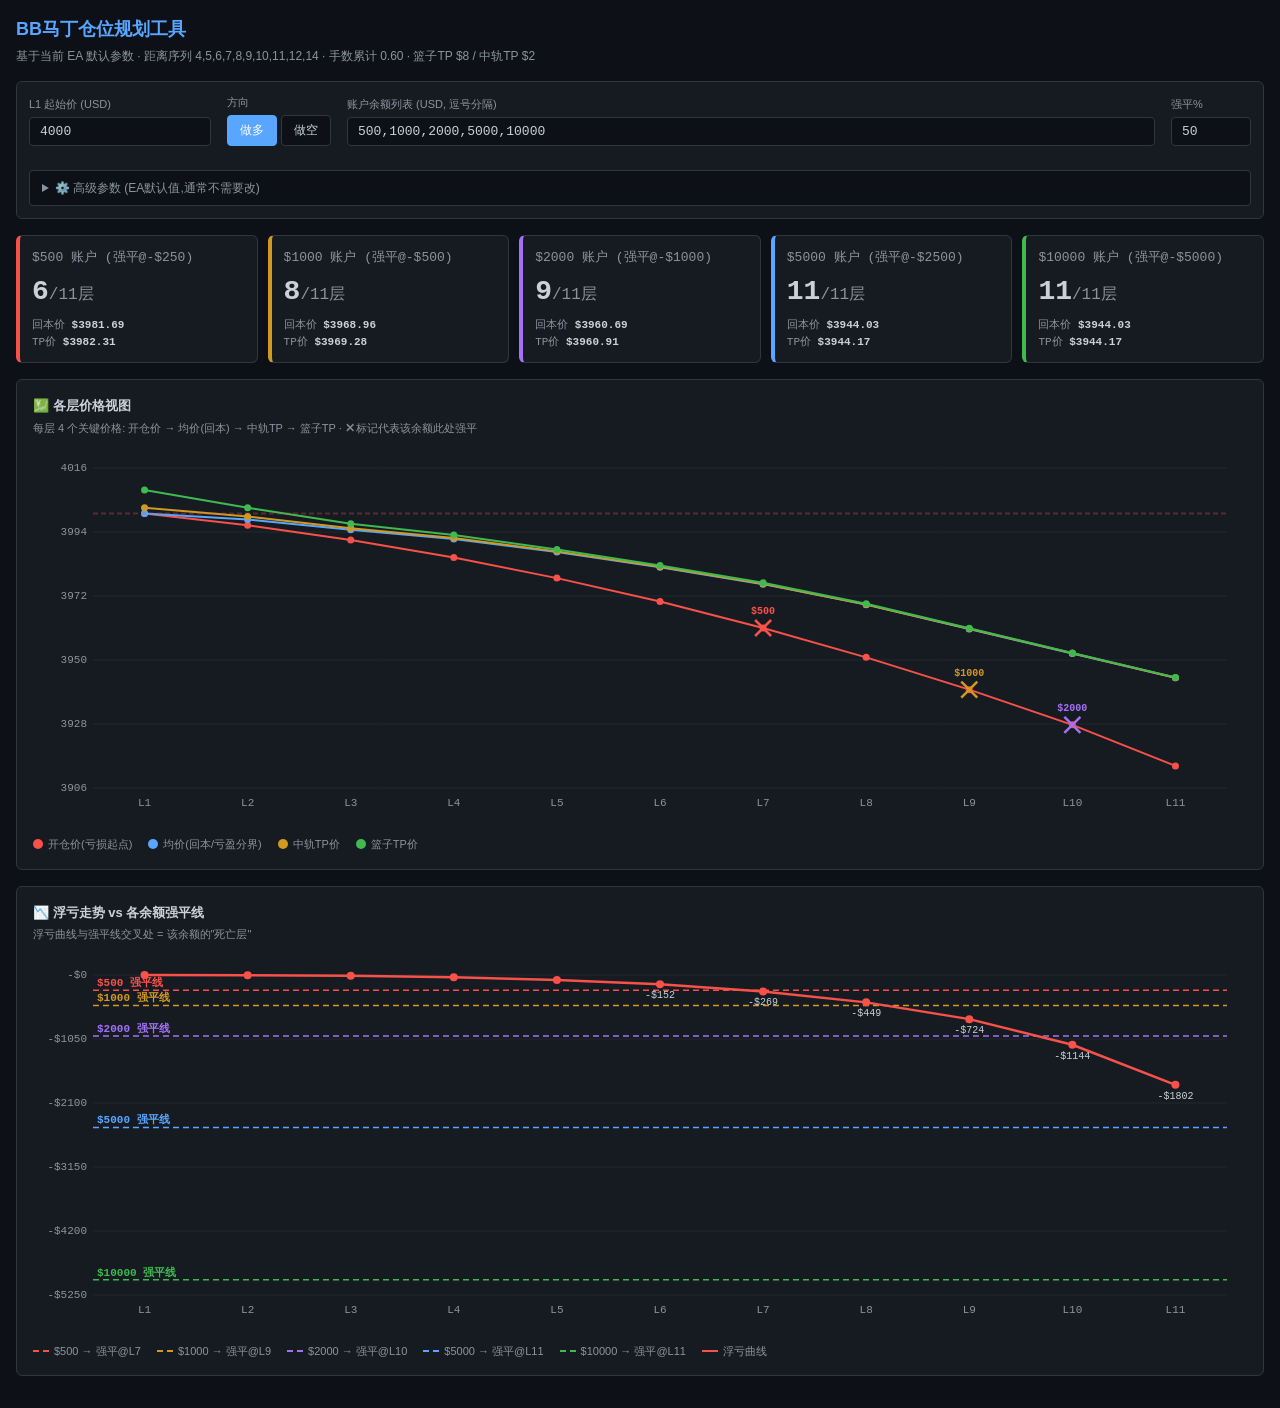
<file: tools/planner.html>
<!DOCTYPE html>
<html lang="zh-CN">
<head>
<meta charset="UTF-8">
<title>BB马丁仓位规划工具</title>
<style>
  :root {
    --bg: #0d1117;
    --panel: #161b22;
    --border: #30363d;
    --text: #c9d1d9;
    --muted: #8b949e;
    --accent: #58a6ff;
    --green: #3fb950;
    --yellow: #d29922;
    --red: #f85149;
    --purple: #a371f7;
  }
  * { box-sizing: border-box; margin: 0; padding: 0; }
  body {
    background: var(--bg);
    color: var(--text);
    font-family: -apple-system, BlinkMacSystemFont, "Segoe UI", "Microsoft YaHei", sans-serif;
    font-size: 13px;
    line-height: 1.5;
    padding: 16px;
    max-width: 1400px;
    margin: 0 auto;
  }
  header { margin-bottom: 16px; }
  h1 { font-size: 18px; color: var(--accent); }
  .subtitle { color: var(--muted); font-size: 12px; margin-top: 4px; }

  .input-bar {
    background: var(--panel);
    border: 1px solid var(--border);
    border-radius: 6px;
    padding: 12px;
    display: flex;
    gap: 16px;
    align-items: flex-end;
    flex-wrap: wrap;
    margin-bottom: 16px;
  }
  .input-bar .field { display: flex; flex-direction: column; }
  .input-bar label { color: var(--muted); font-size: 11px; margin-bottom: 4px; }
  .input-bar input {
    background: var(--bg);
    border: 1px solid var(--border);
    color: var(--text);
    padding: 6px 10px;
    border-radius: 4px;
    font-family: monospace;
    font-size: 13px;
    width: 100%;
  }
  .input-bar input:focus { outline: none; border-color: var(--accent); }
  .btn-group { display: flex; gap: 4px; }
  .btn-group button {
    background: var(--bg);
    border: 1px solid var(--border);
    color: var(--text);
    padding: 6px 12px;
    border-radius: 4px;
    cursor: pointer;
    font-size: 12px;
  }
  .btn-group button.active { background: var(--accent); border-color: var(--accent); color: white; }

  details.advanced {
    margin-top: 8px;
    background: var(--bg);
    border: 1px solid var(--border);
    border-radius: 4px;
    padding: 8px 12px;
    width: 100%;
  }
  details.advanced summary { cursor: pointer; color: var(--muted); font-size: 12px; }
  details.advanced .adv-grid {
    display: grid;
    grid-template-columns: repeat(auto-fit, minmax(180px, 1fr));
    gap: 10px;
    margin-top: 10px;
  }

  .chart-panel {
    background: var(--panel);
    border: 1px solid var(--border);
    border-radius: 6px;
    padding: 16px;
    margin-bottom: 16px;
  }
  .chart-title { font-size: 13px; color: var(--text); margin-bottom: 4px; font-weight: bold; }
  .chart-subtitle { font-size: 11px; color: var(--muted); margin-bottom: 12px; }
  .chart-canvas { display: block; width: 100%; height: 380px; cursor: crosshair; }

  .legend {
    display: flex;
    gap: 16px;
    flex-wrap: wrap;
    font-size: 11px;
    color: var(--muted);
    margin-top: 8px;
  }
  .legend-item { display: flex; align-items: center; gap: 5px; }
  .legend-dot { width: 10px; height: 10px; border-radius: 50%; }
  .legend-line { width: 16px; height: 0; border-top: 2px solid; }

  .summary-grid {
    display: grid;
    grid-template-columns: repeat(auto-fit, minmax(180px, 1fr));
    gap: 10px;
    margin-bottom: 16px;
  }
  .summary-card {
    background: var(--panel);
    border: 1px solid var(--border);
    border-left: 4px solid var(--accent);
    border-radius: 6px;
    padding: 12px;
  }
  .summary-card .bal { font-family: monospace; font-size: 13px; color: var(--muted); }
  .summary-card .layers { font-family: monospace; font-size: 28px; font-weight: bold; margin: 4px 0; }
  .summary-card .layers .total { color: var(--muted); font-size: 16px; font-weight: normal; }
  .summary-card .meta { font-size: 11px; color: var(--muted); font-family: monospace; }
  .summary-card .meta strong { color: var(--text); }

  .tooltip {
    position: fixed;
    background: rgba(13, 17, 23, 0.95);
    border: 1px solid var(--accent);
    border-radius: 4px;
    padding: 8px 10px;
    font-family: monospace;
    font-size: 11px;
    color: var(--text);
    pointer-events: none;
    z-index: 1000;
    display: none;
    white-space: nowrap;
    box-shadow: 0 4px 12px rgba(0,0,0,0.5);
  }
  .tooltip .tt-title { color: var(--accent); font-weight: bold; margin-bottom: 4px; }
  .tooltip .tt-row { display: flex; justify-content: space-between; gap: 12px; }
  .tooltip .tt-row .tt-label { color: var(--muted); }
</style>
</head>
<body>

<header>
  <h1>BB马丁仓位规划工具</h1>
  <div class="subtitle">基于当前 EA 默认参数 · 距离序列 4,5,6,7,8,9,10,11,12,14 · 手数累计 0.60 · 篮子TP $8 / 中轨TP $2</div>
</header>

<div class="input-bar">
  <div class="field" style="min-width:120px">
    <label>L1 起始价 (USD)</label>
    <input type="number" id="startPrice" value="4000" step="1">
  </div>

  <div class="field" style="min-width:80px">
    <label>方向</label>
    <div class="btn-group">
      <button id="dirBuy" class="active" onclick="setDirection(1)">做多</button>
      <button id="dirSell" onclick="setDirection(-1)">做空</button>
    </div>
  </div>

  <div class="field" style="flex:1; min-width:200px">
    <label>账户余额列表 (USD, 逗号分隔)</label>
    <input type="text" id="balanceList" value="500,1000,2000,5000,10000">
  </div>

  <div class="field" style="min-width:80px">
    <label>强平%</label>
    <input type="number" id="strikePct" value="50" step="5" min="10" max="100">
  </div>

  <details class="advanced">
    <summary>⚙️ 高级参数 (EA默认值,通常不需要改)</summary>
    <div class="adv-grid">
      <div class="field">
        <label>手数序列</label>
        <input type="text" id="lotSeq" value="0.01,0.01,0.02,0.02,0.03,0.04,0.05,0.07,0.10,0.12,0.13">
      </div>
      <div class="field">
        <label>距离序列(USD)</label>
        <input type="text" id="distSeq" value="4,5,6,7,8,9,10,11,12,14">
      </div>
      <div class="field">
        <label>篮子TP</label>
        <input type="number" id="tpBasket" value="8" step="0.5">
      </div>
      <div class="field">
        <label>中轨TP</label>
        <input type="number" id="tpMid" value="2" step="0.5">
      </div>
    </div>
  </details>
</div>

<!-- 摘要卡片 -->
<div class="summary-grid" id="summaryGrid"></div>

<!-- 图1: 价格走势 -->
<div class="chart-panel">
  <div class="chart-title">💹 各层价格视图</div>
  <div class="chart-subtitle">每层 4 个关键价格: 开仓价 → 均价(回本) → 中轨TP → 篮子TP · ✕标记代表该余额此处强平</div>
  <canvas id="priceChart" class="chart-canvas"></canvas>
  <div class="legend">
    <div class="legend-item"><span class="legend-dot" style="background:#f85149"></span> 开仓价(亏损起点)</div>
    <div class="legend-item"><span class="legend-dot" style="background:#58a6ff"></span> 均价(回本/亏盈分界)</div>
    <div class="legend-item"><span class="legend-dot" style="background:#d29922"></span> 中轨TP价</div>
    <div class="legend-item"><span class="legend-dot" style="background:#3fb950"></span> 篮子TP价</div>
  </div>
</div>

<!-- 图2: 浮亏走势 -->
<div class="chart-panel">
  <div class="chart-title">📉 浮亏走势 vs 各余额强平线</div>
  <div class="chart-subtitle">浮亏曲线与强平线交叉处 = 该余额的"死亡层"</div>
  <canvas id="lossChart" class="chart-canvas"></canvas>
  <div class="legend" id="lossLegend"></div>
</div>

<div class="tooltip" id="tooltip"></div>

<script>
let direction = 1;

function setDirection(d) {
  direction = d;
  document.getElementById('dirBuy').classList.toggle('active', d === 1);
  document.getElementById('dirSell').classList.toggle('active', d === -1);
  recompute();
}

function parseSeq(s) {
  return s.split(',').map(x => parseFloat(x.trim())).filter(x => !isNaN(x));
}

function compute() {
  const startPrice = parseFloat(document.getElementById('startPrice').value);
  const lots = parseSeq(document.getElementById('lotSeq').value);
  const dists = parseSeq(document.getElementById('distSeq').value);
  const tpBasket = parseFloat(document.getElementById('tpBasket').value);
  const tpMid = parseFloat(document.getElementById('tpMid').value);
  const balances = parseSeq(document.getElementById('balanceList').value);
  const strikePct = parseFloat(document.getElementById('strikePct').value);

  const layers = [];
  let cumLot = 0, cumValue = 0, prevPrice = startPrice;

  for (let i = 0; i < lots.length; i++) {
    const lot = lots[i];
    let openPrice;
    if (i === 0) openPrice = startPrice;
    else {
      const d = (i - 1 < dists.length) ? dists[i - 1] : dists[dists.length - 1];
      openPrice = direction === 1 ? prevPrice - d : prevPrice + d;
    }

    cumLot = +(cumLot + lot).toFixed(2);
    cumValue += openPrice * lot;
    const avgPrice = cumValue / cumLot;

    const floatLoss = direction === 1
      ? (avgPrice - openPrice) * cumLot * 100
      : (openPrice - avgPrice) * cumLot * 100;

    const tpBasketPrice = direction === 1
      ? avgPrice + tpBasket / (cumLot * 100)
      : avgPrice - tpBasket / (cumLot * 100);

    const tpMidPrice = direction === 1
      ? avgPrice + tpMid / (cumLot * 100)
      : avgPrice - tpMid / (cumLot * 100);

    layers.push({
      n: i + 1, openPrice, lot, cumLot, avgPrice, floatLoss, tpBasketPrice, tpMidPrice
    });
    prevPrice = openPrice;
  }

  const balColors = ['#f85149','#d29922','#a371f7','#58a6ff','#3fb950','#f97583','#79c0ff'];
  const balanceInfo = balances.map((bal, idx) => {
    const maxLoss = bal * strikePct / 100;
    let maxLayer = 0;
    for (const L of layers) {
      if (L.floatLoss <= maxLoss) maxLayer = L.n;
      else break;
    }
    return {
      balance: bal,
      maxLoss,
      maxLayer,
      lastSafe: maxLayer > 0 ? layers[maxLayer - 1] : null,
      color: balColors[idx % balColors.length],
    };
  });

  return { layers, balanceInfo, startPrice };
}

function recompute() {
  const data = compute();
  renderSummary(data);
  drawPriceChart(data);
  drawLossChart(data);
}

function renderSummary(data) {
  const { balanceInfo, layers } = data;
  const total = layers.length;

  document.getElementById('summaryGrid').innerHTML = balanceInfo.map(b => {
    const meta = b.lastSafe
      ? `回本价 <strong>$${b.lastSafe.avgPrice.toFixed(2)}</strong><br>TP价 <strong>$${b.lastSafe.tpBasketPrice.toFixed(2)}</strong>`
      : '<span style="color:var(--red)">无法开仓</span>';

    return `<div class="summary-card" style="border-left-color:${b.color}">
      <div class="bal">$${b.balance} 账户 (强平@-$${b.maxLoss})</div>
      <div class="layers">${b.maxLayer}<span class="total">/${total}层</span></div>
      <div class="meta">${meta}</div>
    </div>`;
  }).join('');
}

function setupCanvas(canvas) {
  const rect = canvas.getBoundingClientRect();
  const dpr = window.devicePixelRatio || 1;
  canvas.width = rect.width * dpr;
  canvas.height = rect.height * dpr;
  const ctx = canvas.getContext('2d');
  ctx.scale(dpr, dpr);
  return { ctx, W: rect.width, H: rect.height };
}

function drawPriceChart(data) {
  const { layers, balanceInfo } = data;
  const canvas = document.getElementById('priceChart');
  const { ctx, W, H } = setupCanvas(canvas);
  ctx.clearRect(0, 0, W, H);

  if (!layers.length) return;

  const ps = [];
  layers.forEach(L => ps.push(L.openPrice, L.avgPrice, L.tpBasketPrice, L.tpMidPrice));
  const pMin = Math.min(...ps), pMax = Math.max(...ps);
  const pad = (pMax - pMin) * 0.08;
  const yMin = pMin - pad, yMax = pMax + pad;

  const left = 60, right = W - 20, top = 20, bottom = H - 40;
  const yScale = (p) => top + (yMax - p) / (yMax - yMin) * (bottom - top);
  const xScale = (n) => left + (n - 0.5) / layers.length * (right - left);

  ctx.font = '11px monospace';
  ctx.strokeStyle = 'rgba(48, 54, 61, 0.5)';
  for (let i = 0; i <= 5; i++) {
    const p = yMin + (yMax - yMin) * (1 - i / 5);
    const y = yScale(p);
    ctx.fillStyle = '#8b949e';
    ctx.textAlign = 'right';
    ctx.fillText(p.toFixed(0), left - 6, y + 3);
    ctx.beginPath();
    ctx.moveTo(left, y);
    ctx.lineTo(right, y);
    ctx.stroke();
  }

  ctx.fillStyle = '#8b949e';
  ctx.textAlign = 'center';
  layers.forEach(L => ctx.fillText('L' + L.n, xScale(L.n), bottom + 18));

  const series = [
    { key: 'openPrice', color: '#f85149' },
    { key: 'avgPrice', color: '#58a6ff' },
    { key: 'tpMidPrice', color: '#d29922' },
    { key: 'tpBasketPrice', color: '#3fb950' },
  ];

  series.forEach(s => {
    ctx.strokeStyle = s.color;
    ctx.lineWidth = 2;
    ctx.beginPath();
    layers.forEach((L, i) => {
      const x = xScale(L.n), y = yScale(L[s.key]);
      if (i === 0) ctx.moveTo(x, y);
      else ctx.lineTo(x, y);
    });
    ctx.stroke();

    ctx.fillStyle = s.color;
    layers.forEach(L => {
      const x = xScale(L.n), y = yScale(L[s.key]);
      ctx.beginPath();
      ctx.arc(x, y, 3.5, 0, Math.PI * 2);
      ctx.fill();
    });
  });

  // 起始价虚线
  const yStart = yScale(layers[0].openPrice);
  ctx.strokeStyle = 'rgba(248, 81, 73, 0.3)';
  ctx.setLineDash([5, 3]);
  ctx.beginPath();
  ctx.moveTo(left, yStart);
  ctx.lineTo(right, yStart);
  ctx.stroke();
  ctx.setLineDash([]);

  // 死亡层标记 ✕
  balanceInfo.forEach(b => {
    if (b.maxLayer >= layers.length || b.maxLayer === 0) return;
    const dieLayer = layers[b.maxLayer];
    const x = xScale(dieLayer.n);
    const y = yScale(dieLayer.openPrice);

    ctx.strokeStyle = b.color;
    ctx.lineWidth = 2.5;
    ctx.beginPath();
    ctx.moveTo(x - 8, y - 8);
    ctx.lineTo(x + 8, y + 8);
    ctx.moveTo(x + 8, y - 8);
    ctx.lineTo(x - 8, y + 8);
    ctx.stroke();
    ctx.lineWidth = 1;

    ctx.fillStyle = b.color;
    ctx.textAlign = 'center';
    ctx.font = 'bold 10px monospace';
    ctx.fillText('$' + b.balance, x, y - 14);
    ctx.font = '11px monospace';
  });

  attachTooltip(canvas, layers, (L) => `<div class="tt-title">L${L.n} · ${L.lot.toFixed(2)}手 (累计${L.cumLot.toFixed(2)})</div>
    <div class="tt-row"><span class="tt-label">开仓价:</span> $${L.openPrice.toFixed(2)}</div>
    <div class="tt-row"><span class="tt-label">均价(回本):</span> $${L.avgPrice.toFixed(2)}</div>
    <div class="tt-row"><span class="tt-label">中轨TP:</span> $${L.tpMidPrice.toFixed(2)}</div>
    <div class="tt-row"><span class="tt-label">篮子TP:</span> $${L.tpBasketPrice.toFixed(2)}</div>
    <div class="tt-row"><span class="tt-label">浮亏:</span> <span style="color:var(--red)">-$${L.floatLoss.toFixed(2)}</span></div>`,
    xScale);
}

function drawLossChart(data) {
  const { layers, balanceInfo } = data;
  const canvas = document.getElementById('lossChart');
  const { ctx, W, H } = setupCanvas(canvas);
  ctx.clearRect(0, 0, W, H);

  if (!layers.length) return;

  const maxLoss = Math.max(
    ...layers.map(L => L.floatLoss),
    ...balanceInfo.map(b => b.maxLoss)
  ) * 1.05;

  const left = 60, right = W - 20, top = 20, bottom = H - 40;
  const yScale = (loss) => top + loss / maxLoss * (bottom - top);
  const xScale = (n) => left + (n - 0.5) / layers.length * (right - left);

  ctx.font = '11px monospace';
  ctx.strokeStyle = 'rgba(48, 54, 61, 0.5)';
  for (let i = 0; i <= 5; i++) {
    const loss = maxLoss * (i / 5);
    const y = yScale(loss);
    ctx.fillStyle = '#8b949e';
    ctx.textAlign = 'right';
    ctx.fillText('-$' + loss.toFixed(0), left - 6, y + 3);
    ctx.beginPath();
    ctx.moveTo(left, y);
    ctx.lineTo(right, y);
    ctx.stroke();
  }

  ctx.textAlign = 'center';
  ctx.fillStyle = '#8b949e';
  layers.forEach(L => ctx.fillText('L' + L.n, xScale(L.n), bottom + 18));

  // 各余额强平横线
  balanceInfo.forEach(b => {
    const y = yScale(b.maxLoss);
    ctx.strokeStyle = b.color;
    ctx.setLineDash([6, 4]);
    ctx.lineWidth = 1.5;
    ctx.beginPath();
    ctx.moveTo(left, y);
    ctx.lineTo(right, y);
    ctx.stroke();
    ctx.setLineDash([]);
    ctx.fillStyle = b.color;
    ctx.textAlign = 'left';
    ctx.font = 'bold 11px monospace';
    ctx.fillText('$' + b.balance + ' 强平线', left + 4, y - 4);
    ctx.font = '11px monospace';
  });

  // 浮亏曲线
  ctx.strokeStyle = '#f85149';
  ctx.lineWidth = 2.5;
  ctx.beginPath();
  layers.forEach((L, i) => {
    const x = xScale(L.n), y = yScale(L.floatLoss);
    if (i === 0) ctx.moveTo(x, y);
    else ctx.lineTo(x, y);
  });
  ctx.stroke();

  ctx.textAlign = 'center';
  ctx.font = '10px monospace';
  layers.forEach(L => {
    const x = xScale(L.n), y = yScale(L.floatLoss);
    ctx.fillStyle = '#f85149';
    ctx.beginPath();
    ctx.arc(x, y, 4, 0, Math.PI * 2);
    ctx.fill();
    if (L.floatLoss > maxLoss * 0.02) {
      ctx.fillStyle = '#c9d1d9';
      ctx.fillText('-$' + L.floatLoss.toFixed(0), x, y + 14);
    }
  });

  const legendHtml = balanceInfo.map(b =>
    `<div class="legend-item"><span class="legend-line" style="border-top-color:${b.color}; border-top-style:dashed"></span> $${b.balance} → 强平@L${Math.min(b.maxLayer + 1, layers.length)}</div>`
  ).join('') + '<div class="legend-item"><span class="legend-line" style="border-top-color:#f85149"></span> 浮亏曲线</div>';
  document.getElementById('lossLegend').innerHTML = legendHtml;

  attachTooltip(canvas, layers, (L) => {
    const sustainList = balanceInfo.map(b => {
      const ok = L.n <= b.maxLayer;
      return `<div class="tt-row" style="color:${ok ? '#3fb950' : '#f85149'}">
        <span class="tt-label">$${b.balance}:</span>${ok ? '✓ 可扛' : '✗ 强平'}</div>`;
    }).join('');
    return `<div class="tt-title">L${L.n} 浮亏 -$${L.floatLoss.toFixed(2)}</div>${sustainList}`;
  }, xScale);
}

function attachTooltip(canvas, layers, formatter, xScale) {
  const tt = document.getElementById('tooltip');
  canvas.onmousemove = (e) => {
    const rect = canvas.getBoundingClientRect();
    const x = e.clientX - rect.left;
    let nearest = null, minDx = 999;
    layers.forEach(L => {
      const lx = xScale(L.n);
      const dx = Math.abs(x - lx);
      if (dx < minDx) { minDx = dx; nearest = L; }
    });
    if (nearest && minDx < (rect.width / layers.length / 2)) {
      tt.innerHTML = formatter(nearest);
      tt.style.display = 'block';
      tt.style.left = (e.clientX + 12) + 'px';
      tt.style.top = (e.clientY + 12) + 'px';
    } else {
      tt.style.display = 'none';
    }
  };
  canvas.onmouseleave = () => document.getElementById('tooltip').style.display = 'none';
}

['startPrice','lotSeq','distSeq','tpBasket','tpMid','balanceList','strikePct'].forEach(id => {
  document.getElementById(id).addEventListener('input', recompute);
});
window.addEventListener('resize', () => recompute());
recompute();
</script>
</body>
</html>
</file>
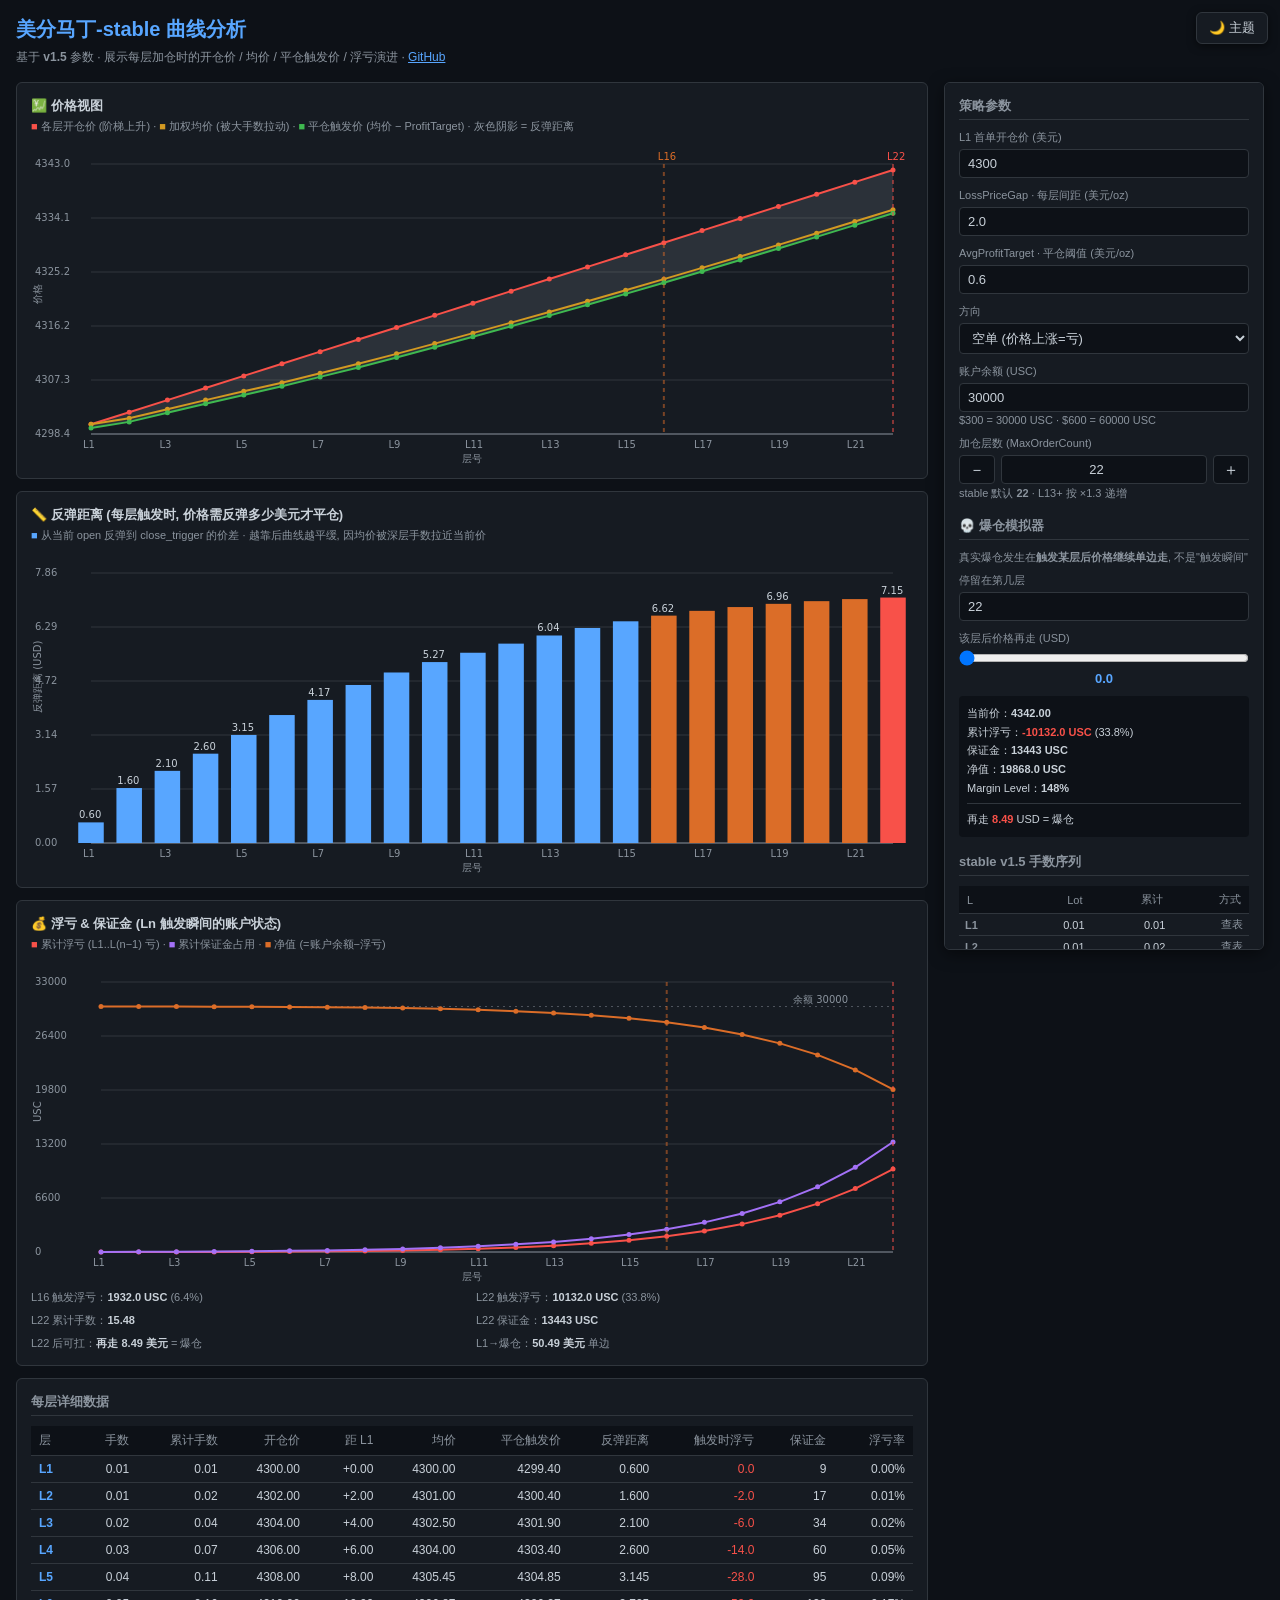
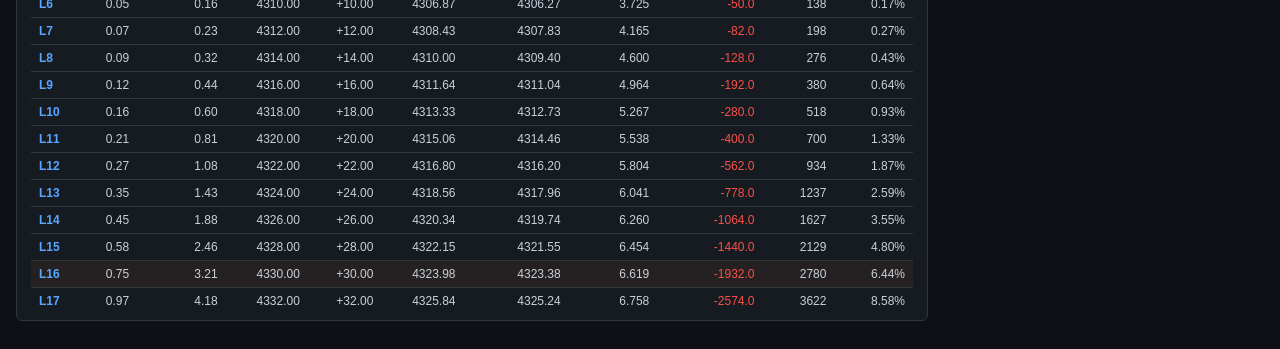
<file: tools/stable_planner.html>
<!DOCTYPE html>
<html lang="zh-CN">
<head>
<meta charset="UTF-8">
<title>美分马丁-stable 曲线分析</title>
<style>
  :root, :root[data-theme="dark"] {
    --bg: #0d1117; --panel: #161b22; --border: #30363d;
    --text: #c9d1d9; --muted: #8b949e; --accent: #58a6ff;
    --green: #3fb950; --yellow: #d29922; --red: #f85149;
    --orange: #db6d28; --purple: #a371f7;
    --input-bg: #0d1117; --shadow: rgba(0,0,0,0.5);
  }
  :root[data-theme="light"] {
    --bg: #ffffff; --panel: #f6f8fa; --border: #d0d7de;
    --text: #1f2328; --muted: #656d76; --accent: #0969da;
    --green: #1a7f37; --yellow: #9a6700; --red: #cf222e;
    --orange: #bc4c00; --purple: #8250df;
    --input-bg: #ffffff; --shadow: rgba(31,35,40,0.15);
  }
  * { box-sizing: border-box; margin: 0; padding: 0; }
  body {
    background: var(--bg); color: var(--text);
    font-family: -apple-system, BlinkMacSystemFont, "Segoe UI", "Microsoft YaHei", sans-serif;
    font-size: 13px; padding: 16px; max-width: 1600px; margin: 0 auto;
  }
  h1 { font-size: 20px; color: var(--accent); margin-bottom: 6px; }
  .subtitle { color: var(--muted); font-size: 12px; margin-bottom: 16px; }

  .theme-toggle {
    position: fixed; top: 12px; right: 12px; z-index: 200;
    background: var(--panel); border: 1px solid var(--border);
    color: var(--text); padding: 6px 12px; border-radius: 6px;
    cursor: pointer; font-size: 13px;
    box-shadow: 0 2px 8px var(--shadow);
  }
  .theme-toggle:hover { border-color: var(--accent); }

  .layout {
    display: grid; grid-template-columns: 1fr 320px; gap: 16px;
  }
  @media (max-width: 1100px) { .layout { grid-template-columns: 1fr; } }

  .panel {
    background: var(--panel); border: 1px solid var(--border);
    border-radius: 6px; padding: 14px; margin-bottom: 12px;
  }
  .panel-sticky {
    position: sticky; top: 8px;
    box-shadow: 0 4px 16px var(--shadow);
    max-height: calc(100vh - 32px); overflow-y: auto;
  }
  h2 { font-size: 13px; color: var(--muted); margin-bottom: 10px; border-bottom: 1px solid var(--border); padding-bottom: 4px; }

  .field { margin-bottom: 10px; }
  .field label { display: block; color: var(--muted); font-size: 11px; margin-bottom: 4px; }
  .field input[type="number"], .field select {
    width: 100%; background: var(--input-bg); color: var(--text);
    border: 1px solid var(--border); border-radius: 4px;
    padding: 6px 8px; font-size: 13px; font-family: inherit;
  }
  .field input:focus, .field select:focus {
    outline: none; border-color: var(--accent);
  }

  .chart-title { font-size: 13px; color: var(--text); font-weight: bold; margin-bottom: 4px; }
  .chart-subtitle { font-size: 11px; color: var(--muted); margin-bottom: 10px; }
  .chart-canvas { display: block; width: 100%; height: 320px; }

  table { width: 100%; border-collapse: collapse; font-size: 12px; }
  th, td { padding: 6px 8px; text-align: right; border-bottom: 1px solid var(--border); }
  th { color: var(--muted); font-weight: normal; background: var(--input-bg); position: sticky; top: 0; }
  td.layer { color: var(--accent); font-weight: bold; text-align: left; }
  tr.milestone-warn { background: rgba(219, 109, 40, 0.08); }
  tr.milestone-max { background: rgba(248, 81, 73, 0.10); }
  .val-neg { color: var(--red); }
  .val-pos { color: var(--green); }

  .lot-table { font-size: 11px; }
  .lot-table td { padding: 3px 6px; }
  .lot-table td.layer { color: var(--muted); }

  .summary {
    display: grid; grid-template-columns: repeat(2, 1fr);
    gap: 8px; margin-top: 8px; font-size: 11px;
  }
  .summary .kv { color: var(--muted); }
  .summary .kv b { color: var(--text); }

  .stepper { display: flex; gap: 6px; align-items: stretch; }
  .stepper input { flex: 1; text-align: center; }
  .step-btn {
    background: var(--input-bg); border: 1px solid var(--border);
    color: var(--text); border-radius: 4px; cursor: pointer;
    width: 36px; font-size: 16px; line-height: 1; padding: 0;
    flex: none;
  }
  .step-btn:hover { border-color: var(--accent); color: var(--accent); }
  .step-btn:active { background: var(--border); }
</style>
</head>
<body>

<button class="theme-toggle" onclick="toggleTheme()">🌙 主题</button>

<h1>美分马丁-stable 曲线分析</h1>
<div class="subtitle">
  基于 <b>v1.5</b> 参数 · 展示每层加仓时的开仓价 / 均价 / 平仓触发价 / 浮亏演进 ·
  <a href="https://github.com/ZxxWzzz/BB-martin" target="_blank" style="color:var(--accent)">GitHub</a>
</div>

<div class="layout">

  <!-- 主区 -->
  <div>
    <!-- 图1: 价格视图 -->
    <div class="panel">
      <div class="chart-title">💹 价格视图</div>
      <div class="chart-subtitle">
        <span style="color:var(--red)">■</span> 各层开仓价 (阶梯上升) ·
        <span style="color:var(--yellow)">■</span> 加权均价 (被大手数拉动) ·
        <span style="color:var(--green)">■</span> 平仓触发价 (均价 − ProfitTarget) ·
        灰色阴影 = 反弹距离
      </div>
      <canvas id="priceChart" class="chart-canvas"></canvas>
    </div>

    <!-- 图2: 反弹距离 -->
    <div class="panel">
      <div class="chart-title">📏 反弹距离 (每层触发时, 价格需反弹多少美元才平仓)</div>
      <div class="chart-subtitle">
        <span style="color:var(--accent)">■</span> 从当前 open 反弹到 close_trigger 的价差 ·
        越靠后曲线越平缓, 因均价被深层手数拉近当前价
      </div>
      <canvas id="reboundChart" class="chart-canvas"></canvas>
    </div>

    <!-- 图3: 浮亏和账户风险 -->
    <div class="panel">
      <div class="chart-title">💰 浮亏 & 保证金 (Ln 触发瞬间的账户状态)</div>
      <div class="chart-subtitle">
        <span style="color:var(--red)">■</span> 累计浮亏 (L1..L(n−1) 亏) ·
        <span style="color:var(--purple)">■</span> 累计保证金占用 ·
        <span style="color:var(--orange)">■</span> 净值 (=账户余额−浮亏)
      </div>
      <canvas id="lossChart" class="chart-canvas"></canvas>
      <div class="summary" id="riskSummary"></div>
    </div>

    <!-- 数据表 -->
    <div class="panel">
      <h2>每层详细数据</h2>
      <div style="max-height:480px; overflow-y:auto;">
        <table id="dataTable">
          <thead>
            <tr>
              <th style="text-align:left">层</th>
              <th>手数</th>
              <th>累计手数</th>
              <th>开仓价</th>
              <th>距 L1</th>
              <th>均价</th>
              <th>平仓触发价</th>
              <th>反弹距离</th>
              <th>触发时浮亏</th>
              <th>保证金</th>
              <th>浮亏率</th>
            </tr>
          </thead>
          <tbody id="tbody"></tbody>
        </table>
      </div>
    </div>
  </div>

  <!-- 侧栏参数 -->
  <div>
    <div class="panel panel-sticky">
      <h2>策略参数</h2>
      <div class="field">
        <label>L1 首单开仓价 (美元)</label>
        <input type="number" id="p1" value="4300" step="1">
      </div>
      <div class="field">
        <label>LossPriceGap · 每层间距 (美元/oz)</label>
        <input type="number" id="gap" value="2.0" step="0.1">
      </div>
      <div class="field">
        <label>AvgProfitTarget · 平仓阈值 (美元/oz)</label>
        <input type="number" id="tp" value="0.6" step="0.1">
      </div>
      <div class="field">
        <label>方向</label>
        <select id="dir">
          <option value="sell">空单 (价格上涨=亏)</option>
          <option value="buy">多单 (价格下跌=亏)</option>
        </select>
      </div>
      <div class="field">
        <label>账户余额 (USC)</label>
        <input type="number" id="balance" value="30000" step="1000">
        <div style="color:var(--muted); font-size:11px; margin-top:2px;">
          $300 = 30000 USC · $600 = 60000 USC
        </div>
      </div>
      <div class="field">
        <label>加仓层数 (MaxOrderCount)</label>
        <div class="stepper">
          <button type="button" class="step-btn" id="layersMinus">－</button>
          <input type="number" id="layers" value="22" min="1" max="60" step="1">
          <button type="button" class="step-btn" id="layersPlus">＋</button>
        </div>
        <div style="color:var(--muted); font-size:11px; margin-top:2px;">
          stable 默认 <b>22</b> · L13+ 按 ×1.3 递增
        </div>
      </div>

      <h2 style="margin-top:16px">💀 爆仓模拟器</h2>
      <div style="color:var(--muted); font-size:11px; margin-bottom:8px;">
        真实爆仓发生在<b>触发某层后价格继续单边走</b>, 不是"触发瞬间"
      </div>
      <div class="field">
        <label>停留在第几层</label>
        <input type="number" id="stopLayer" value="22" min="1" max="22" step="1">
      </div>
      <div class="field">
        <label>该层后价格再走 (USD)</label>
        <input type="range" id="extraMove" value="0" min="0" max="30" step="0.5" style="width:100%">
        <div id="extraMoveLabel" style="text-align:center; margin-top:2px; color:var(--accent); font-weight:bold;">0.0</div>
      </div>
      <div id="simSummary" style="padding:8px; background:var(--input-bg); border-radius:4px; font-size:11px; line-height:1.7;"></div>

      <h2 style="margin-top:16px">stable v1.5 手数序列</h2>
      <table class="lot-table">
        <thead>
          <tr>
            <th style="text-align:left">L</th>
            <th>Lot</th>
            <th>累计</th>
            <th>方式</th>
          </tr>
        </thead>
        <tbody id="lotTbody"></tbody>
      </table>

      <div style="margin-top: 12px; padding: 8px; background: var(--input-bg); border-radius: 4px; font-size: 11px; color: var(--muted);">
        <b>参数来源</b>：<code>fixedLotArr</code> = [0.01, 0.01, 0.02, 0.03, 0.04, 0.05, 0.07, 0.09, 0.12, 0.16, 0.21, 0.27]<br>
        L13+ = 上一层 × 1.3, floor 到 0.01<br>
        <br>
        <b>爆仓阈值参考</b>（$300 账户 stop_out 50%）：<br>
        L22 满仓 + 再走 <b>$8.5</b> ≈ 爆仓<br>
        L1→爆仓 单边约 <b>$51</b>
      </div>
    </div>
  </div>
</div>

<script>
// ============ 策略常量 ============
const FIXED_LOTS = [0.01, 0.01, 0.02, 0.03, 0.04, 0.05, 0.07, 0.09, 0.12, 0.16, 0.21, 0.27];
const MULTI = 1.3;
const MIN_LAYERS = 1;
const MAX_LAYERS = 60;      // 允许的层数上限
const DEFAULT_LAYERS = 22;  // stable v1.5 默认
const LEVERAGE = 500;

// ============ 当前层数(可调) ============
function getLayers() {
  const n = parseInt(document.getElementById('layers').value, 10);
  if (!Number.isFinite(n)) return DEFAULT_LAYERS;
  return Math.min(Math.max(n, MIN_LAYERS), MAX_LAYERS);
}

// ============ 里程碑(按 16/22 比例随层数缩放) ============
function getMilestones(N) {
  const max = N;
  const warn = Math.min(max - 1, Math.max(1, Math.round(N * 16 / 22)));
  return { warn, max };
}

// ============ 手数序列生成 ============
function computeLots(N) {
  const n = N || getLayers();
  const lots = [...FIXED_LOTS];
  for (let i = FIXED_LOTS.length; i < n; i++) {
    const raw = lots[i-1] * MULTI;
    lots.push(Math.floor(raw * 100) / 100);
  }
  return lots.slice(0, n);
}

// ============ 核心计算 ============
function compute() {
  const p1 = parseFloat(document.getElementById('p1').value) || 4300;
  const gap = parseFloat(document.getElementById('gap').value) || 2.0;
  const tp = parseFloat(document.getElementById('tp').value) || 0.6;
  const dir = document.getElementById('dir').value;
  const balance = parseFloat(document.getElementById('balance').value) || 30000;

  const sign = dir === 'sell' ? 1 : -1;   // sell: 价格上涨方向加仓
  const N = getLayers();
  const lots = computeLots(N);

  let cumLot = 0, cumWeighted = 0;
  const opens = [];
  const rows = [];

  for (let i = 0; i < N; i++) {
    const layer = i + 1;
    const lot = lots[i];
    const openPx = p1 + sign * gap * i;
    opens.push(openPx);
    cumLot += lot;
    cumWeighted += lot * openPx;
    const avgOpen = cumWeighted / cumLot;
    const closeTrigger = avgOpen - sign * tp;
    const rebound = Math.abs(openPx - closeTrigger);

    // Ln 触发瞬间(Ln 刚开, 浮亏还只算 L1..L(n-1))
    let floatingLoss = 0;
    for (let j = 0; j < i; j++) {
      floatingLoss += sign * (openPx - opens[j]) * lots[j] * 100;
    }
    // 保证金 (每 0.01 手 = openPx/5 USC)
    const cumMargin = cumLot * openPx / 5;
    // 浮亏率 (占余额)
    const lossPct = balance > 0 ? floatingLoss / balance * 100 : 0;
    // 净值
    const equity = balance - floatingLoss;

    rows.push({
      layer, lot, cumLot,
      openPx, avgOpen, closeTrigger, rebound,
      floatingLoss, cumMargin, lossPct, equity
    });
  }

  const milestones = getMilestones(N);
  return { rows, params: { p1, gap, tp, dir, balance, sign, N, milestones } };
}

// ============ 表格渲染 ============
function renderTable(rows, milestones) {
  const tbody = document.getElementById('tbody');
  tbody.innerHTML = rows.map(r => {
    const cls = r.layer === milestones.max ? 'milestone-max' :
                r.layer === milestones.warn ? 'milestone-warn' : '';
    return `<tr class="${cls}">
      <td class="layer">L${r.layer}</td>
      <td>${r.lot.toFixed(2)}</td>
      <td>${r.cumLot.toFixed(2)}</td>
      <td>${r.openPx.toFixed(2)}</td>
      <td>${((r.openPx - rows[0].openPx) >= 0 ? '+' : '') + (r.openPx - rows[0].openPx).toFixed(2)}</td>
      <td>${r.avgOpen.toFixed(2)}</td>
      <td>${r.closeTrigger.toFixed(2)}</td>
      <td>${r.rebound.toFixed(3)}</td>
      <td class="val-neg">${r.floatingLoss > 0 ? '-' : ''}${r.floatingLoss.toFixed(1)}</td>
      <td>${r.cumMargin.toFixed(0)}</td>
      <td class="${r.lossPct >= 25 ? 'val-neg' : ''}">${r.lossPct.toFixed(2)}%</td>
    </tr>`;
  }).join('');
}

// ============ 手数表(侧栏) ============
function renderLotTable() {
  const lots = computeLots();
  let cum = 0;
  const rows = lots.map((lot, i) => {
    cum += lot;
    const method = i < FIXED_LOTS.length ? '查表' : '×1.3';
    return `<tr>
      <td class="layer">L${i+1}</td>
      <td>${lot.toFixed(2)}</td>
      <td>${cum.toFixed(2)}</td>
      <td style="color:var(--muted)">${method}</td>
    </tr>`;
  }).join('');
  document.getElementById('lotTbody').innerHTML = rows;
}

// ============ Canvas 工具 ============
function css(name) {
  return getComputedStyle(document.documentElement).getPropertyValue(name).trim();
}

function setupCanvas(canvas) {
  const rect = canvas.getBoundingClientRect();
  const dpr = window.devicePixelRatio || 1;
  canvas.width = rect.width * dpr;
  canvas.height = rect.height * dpr;
  const ctx = canvas.getContext('2d');
  ctx.scale(dpr, dpr);
  return { ctx, W: rect.width, H: rect.height };
}

function drawAxes(ctx, W, H, pad, xLabels, yMin, yMax, yLabel, yFmt) {
  const plotW = W - pad.left - pad.right;
  const plotH = H - pad.top - pad.bottom;
  ctx.strokeStyle = css('--border');
  ctx.fillStyle = css('--muted');
  ctx.font = '10px system-ui';
  ctx.lineWidth = 1;

  // Y grid
  const ySteps = 5;
  for (let i = 0; i <= ySteps; i++) {
    const y = pad.top + plotH - (plotH * i / ySteps);
    const v = yMin + (yMax - yMin) * i / ySteps;
    ctx.beginPath();
    ctx.moveTo(pad.left, y);
    ctx.lineTo(W - pad.right, y);
    ctx.strokeStyle = i === 0 ? css('--muted') : css('--border');
    ctx.stroke();
    ctx.fillText(yFmt ? yFmt(v) : v.toFixed(0), 4, y + 3);
  }

  // X 标签
  const N = xLabels.length;
  for (let i = 0; i < N; i++) {
    if (i % 2 !== 0 && N > 12) continue;
    const x = pad.left + plotW * i / (N - 1);
    ctx.fillText(xLabels[i], x - 8, H - pad.bottom + 14);
  }

  // X 轴标题
  ctx.fillText('层号', W / 2 - 10, H - 2);
  // Y 轴标题
  ctx.save();
  ctx.translate(10, H / 2);
  ctx.rotate(-Math.PI / 2);
  ctx.fillText(yLabel, 0, 0);
  ctx.restore();
}

function xy(pad, plotW, plotH, i, N, v, yMin, yMax) {
  return {
    x: pad.left + plotW * i / (N - 1),
    y: pad.top + plotH - (plotH * (v - yMin) / (yMax - yMin))
  };
}

// ============ 图1: 价格视图 ============
function drawPriceChart(rows, params) {
  const canvas = document.getElementById('priceChart');
  const { ctx, W, H } = setupCanvas(canvas);
  const pad = { top: 20, right: 20, bottom: 30, left: 60 };
  const plotW = W - pad.left - pad.right;
  const plotH = H - pad.top - pad.bottom;

  // 数据范围
  const allY = rows.flatMap(r => [r.openPx, r.avgOpen, r.closeTrigger]);
  const yMin = Math.min(...allY) - 1;
  const yMax = Math.max(...allY) + 1;
  const xLabels = rows.map(r => 'L' + r.layer);

  ctx.clearRect(0, 0, W, H);
  drawAxes(ctx, W, H, pad, xLabels, yMin, yMax, '价格', v => v.toFixed(1));

  // 阴影: 反弹区域 (openPx <-> closeTrigger)
  ctx.fillStyle = css('--muted') + '30';
  ctx.beginPath();
  for (let i = 0; i < rows.length; i++) {
    const p = xy(pad, plotW, plotH, i, rows.length, rows[i].openPx, yMin, yMax);
    if (i === 0) ctx.moveTo(p.x, p.y); else ctx.lineTo(p.x, p.y);
  }
  for (let i = rows.length - 1; i >= 0; i--) {
    const p = xy(pad, plotW, plotH, i, rows.length, rows[i].closeTrigger, yMin, yMax);
    ctx.lineTo(p.x, p.y);
  }
  ctx.closePath();
  ctx.fill();

  // 三条线
  const drawLine = (getY, color, width = 2) => {
    ctx.strokeStyle = color;
    ctx.lineWidth = width;
    ctx.beginPath();
    for (let i = 0; i < rows.length; i++) {
      const p = xy(pad, plotW, plotH, i, rows.length, getY(rows[i]), yMin, yMax);
      if (i === 0) ctx.moveTo(p.x, p.y); else ctx.lineTo(p.x, p.y);
    }
    ctx.stroke();

    // 数据点
    ctx.fillStyle = color;
    for (let i = 0; i < rows.length; i++) {
      const p = xy(pad, plotW, plotH, i, rows.length, getY(rows[i]), yMin, yMax);
      ctx.beginPath();
      ctx.arc(p.x, p.y, 2.5, 0, Math.PI * 2);
      ctx.fill();
    }
  };
  drawLine(r => r.openPx, css('--red'));
  drawLine(r => r.avgOpen, css('--yellow'));
  drawLine(r => r.closeTrigger, css('--green'));

  // 里程碑参考线 (warn / max)
  const { warn, max } = params.milestones;
  [warn, max].forEach(ml => {
    const x = pad.left + plotW * (ml - 1) / (rows.length - 1);
    ctx.strokeStyle = ml === max ? css('--red') + '80' : css('--orange') + '80';
    ctx.setLineDash([4, 4]);
    ctx.beginPath();
    ctx.moveTo(x, pad.top);
    ctx.lineTo(x, pad.top + plotH);
    ctx.stroke();
    ctx.setLineDash([]);
    ctx.fillStyle = ml === max ? css('--red') : css('--orange');
    ctx.fillText('L' + ml, x - 6, pad.top - 4);
  });
}

// ============ 图2: 反弹距离 ============
function drawReboundChart(rows, milestones) {
  const canvas = document.getElementById('reboundChart');
  const { ctx, W, H } = setupCanvas(canvas);
  const pad = { top: 20, right: 20, bottom: 30, left: 60 };
  const plotW = W - pad.left - pad.right;
  const plotH = H - pad.top - pad.bottom;

  const yMax = Math.max(...rows.map(r => r.rebound)) * 1.1;
  const yMin = 0;
  const xLabels = rows.map(r => 'L' + r.layer);

  ctx.clearRect(0, 0, W, H);
  drawAxes(ctx, W, H, pad, xLabels, yMin, yMax, '反弹距离 (USD)', v => v.toFixed(2));

  // 柱状
  const barW = plotW / rows.length * 0.7;
  for (let i = 0; i < rows.length; i++) {
    const r = rows[i];
    const x = pad.left + plotW * i / (rows.length - 1);
    const p = xy(pad, plotW, plotH, i, rows.length, r.rebound, yMin, yMax);
    ctx.fillStyle = r.layer >= milestones.max ? css('--red') :
                    r.layer >= milestones.warn ? css('--orange') : css('--accent');
    ctx.fillRect(x - barW/2, p.y, barW, pad.top + plotH - p.y);
    // 数值
    if (i < 5 || i === rows.length - 1 || i % 3 === 0) {
      ctx.fillStyle = css('--text');
      ctx.fillText(r.rebound.toFixed(2), x - 12, p.y - 4);
    }
  }
}

// ============ 图3: 浮亏 & 保证金 ============
function drawLossChart(rows, params) {
  const canvas = document.getElementById('lossChart');
  const { ctx, W, H } = setupCanvas(canvas);
  const pad = { top: 20, right: 20, bottom: 30, left: 70 };
  const plotW = W - pad.left - pad.right;
  const plotH = H - pad.top - pad.bottom;

  const yMax = Math.max(
    ...rows.map(r => r.floatingLoss),
    ...rows.map(r => r.cumMargin),
    params.balance
  ) * 1.1;
  const yMin = Math.min(0, ...rows.map(r => r.equity));
  const xLabels = rows.map(r => 'L' + r.layer);

  ctx.clearRect(0, 0, W, H);
  drawAxes(ctx, W, H, pad, xLabels, yMin, yMax, 'USC', v => v.toFixed(0));

  // 余额基准线
  const balP = xy(pad, plotW, plotH, 0, 1, params.balance, yMin, yMax);
  ctx.strokeStyle = css('--muted') + '80';
  ctx.setLineDash([2, 4]);
  ctx.beginPath();
  ctx.moveTo(pad.left, balP.y);
  ctx.lineTo(pad.left + plotW, balP.y);
  ctx.stroke();
  ctx.setLineDash([]);
  ctx.fillStyle = css('--muted');
  ctx.fillText('余额 ' + params.balance.toFixed(0), pad.left + plotW - 100, balP.y - 4);

  // 3 条线
  const drawLine = (getY, color) => {
    ctx.strokeStyle = color;
    ctx.lineWidth = 2;
    ctx.beginPath();
    for (let i = 0; i < rows.length; i++) {
      const p = xy(pad, plotW, plotH, i, rows.length, getY(rows[i]), yMin, yMax);
      if (i === 0) ctx.moveTo(p.x, p.y); else ctx.lineTo(p.x, p.y);
    }
    ctx.stroke();

    ctx.fillStyle = color;
    for (let i = 0; i < rows.length; i++) {
      const p = xy(pad, plotW, plotH, i, rows.length, getY(rows[i]), yMin, yMax);
      ctx.beginPath(); ctx.arc(p.x, p.y, 2.5, 0, Math.PI * 2); ctx.fill();
    }
  };
  drawLine(r => r.floatingLoss, css('--red'));
  drawLine(r => r.cumMargin, css('--purple'));
  drawLine(r => r.equity, css('--orange'));

  // 里程碑参考线 (warn / max)
  const { warn, max } = params.milestones;
  [warn, max].forEach(ml => {
    const x = pad.left + plotW * (ml - 1) / (rows.length - 1);
    ctx.strokeStyle = ml === max ? css('--red') + '80' : css('--orange') + '80';
    ctx.setLineDash([4, 4]);
    ctx.beginPath();
    ctx.moveTo(x, pad.top); ctx.lineTo(x, pad.top + plotH);
    ctx.stroke();
    ctx.setLineDash([]);
  });
}

// ============ 风险汇总 ============
function renderRiskSummary(rows, params) {
  const el = document.getElementById('riskSummary');
  const { warn, max } = params.milestones;
  const lWarn = rows[warn - 1], lMax = rows[max - 1];
  const maxMargin = lMax.cumMargin;
  const maxLoss = lMax.floatingLoss;
  const maxEquity = params.balance - maxLoss;
  const remainForLoss = maxEquity - maxMargin * 0.5;
  const perDollar = lMax.cumLot * 100;
  const stopoutMoveAfterMax = perDollar > 0 ? remainForLoss / perDollar : 0;

  el.innerHTML = `
    <div class="kv">L${warn} 触发浮亏：<b>${lWarn.floatingLoss.toFixed(1)} USC</b> (${lWarn.lossPct.toFixed(1)}%)</div>
    <div class="kv">L${max} 触发浮亏：<b class="val-neg">${lMax.floatingLoss.toFixed(1)} USC</b> (${lMax.lossPct.toFixed(1)}%)</div>
    <div class="kv">L${max} 累计手数：<b>${lMax.cumLot.toFixed(2)}</b></div>
    <div class="kv">L${max} 保证金：<b>${lMax.cumMargin.toFixed(0)} USC</b></div>
    <div class="kv">L${max} 后可扛：<b class="val-neg">再走 ${stopoutMoveAfterMax.toFixed(2)} 美元</b> = 爆仓</div>
    <div class="kv">L1→爆仓：<b class="val-neg">${(params.gap * (max - 1) + stopoutMoveAfterMax).toFixed(2)} 美元</b> 单边</div>
  `;
}

// ============ 爆仓模拟器 ============
function renderSimulator(rows, params) {
  const stopLayer = Math.min(Math.max(parseInt(document.getElementById('stopLayer').value) || params.N, 1), params.N);
  const extraMove = parseFloat(document.getElementById('extraMove').value) || 0;
  document.getElementById('extraMoveLabel').textContent = extraMove.toFixed(1);

  const sim = rows[stopLayer - 1];
  // 假设当前价 = sim.openPx + sign * extraMove (向亏损方向多走)
  // 各层 j 的浮亏 = sign * (currentPrice - open_j) × lot_j × 100
  const currentPrice = sim.openPx + params.sign * extraMove;
  let totalLoss = 0;
  for (let j = 0; j < stopLayer; j++) {
    totalLoss += params.sign * (currentPrice - rows[j].openPx) * rows[j].lot * 100;
  }
  const cumMargin = sim.cumMargin;
  const equity = params.balance - totalLoss;
  const marginLevel = cumMargin > 0 ? equity / cumMargin * 100 : 0;
  const lossPct = totalLoss / params.balance * 100;
  const remainDollar = cumMargin > 0 ? (equity - cumMargin * 0.5) / (sim.cumLot * 100) : 0;
  const blowup = marginLevel <= 50 || equity <= 0;

  const el = document.getElementById('simSummary');
  el.innerHTML = `
    <div>当前价：<b>${currentPrice.toFixed(2)}</b></div>
    <div>累计浮亏：<b class="val-neg">-${totalLoss.toFixed(1)} USC</b> (${lossPct.toFixed(1)}%)</div>
    <div>保证金：<b>${cumMargin.toFixed(0)} USC</b></div>
    <div>净值：<b class="${equity > cumMargin ? '' : 'val-neg'}">${equity.toFixed(1)} USC</b></div>
    <div>Margin Level：<b class="${marginLevel > 100 ? '' : 'val-neg'}">${marginLevel.toFixed(0)}%</b></div>
    <div style="margin-top:6px; padding-top:6px; border-top:1px solid var(--border);">
      ${blowup
        ? '<b class="val-neg">💀 已爆仓 (equity ≤ margin×50%)</b>'
        : `再走 <b class="val-neg">${remainDollar.toFixed(2)}</b> USD = 爆仓`}
    </div>
  `;
}

// ============ 主渲染 ============
function render() {
  const { rows, params } = compute();
  // 让爆仓层输入的上限跟随当前层数
  const stopEl = document.getElementById('stopLayer');
  stopEl.max = params.N;
  if (parseInt(stopEl.value, 10) > params.N) stopEl.value = params.N;
  renderTable(rows, params.milestones);
  drawPriceChart(rows, params);
  drawReboundChart(rows, params.milestones);
  drawLossChart(rows, params);
  renderRiskSummary(rows, params);
  renderSimulator(rows, params);
}

// ============ 主题 ============
function toggleTheme() {
  const cur = document.documentElement.getAttribute('data-theme') || 'dark';
  const next = cur === 'dark' ? 'light' : 'dark';
  document.documentElement.setAttribute('data-theme', next);
  localStorage.setItem('theme', next);
  render();
}
document.documentElement.setAttribute('data-theme',
  localStorage.getItem('theme') || 'dark');

// ============ 层数 ＋/－ 步进 ============
function stepLayers(delta) {
  const el = document.getElementById('layers');
  const cur = parseInt(el.value, 10) || DEFAULT_LAYERS;
  el.value = Math.min(Math.max(cur + delta, MIN_LAYERS), MAX_LAYERS);
  render();
}
document.getElementById('layersMinus').addEventListener('click', () => stepLayers(-1));
document.getElementById('layersPlus').addEventListener('click', () => stepLayers(1));

// ============ 绑定事件 ============
['p1', 'gap', 'tp', 'dir', 'balance', 'layers', 'stopLayer', 'extraMove'].forEach(id => {
  document.getElementById(id).addEventListener('input', render);
  document.getElementById(id).addEventListener('change', render);
});
window.addEventListener('resize', () => setTimeout(render, 100));

// ============ 初始 ============
renderLotTable();
render();
</script>
</body>
</html>
</file>
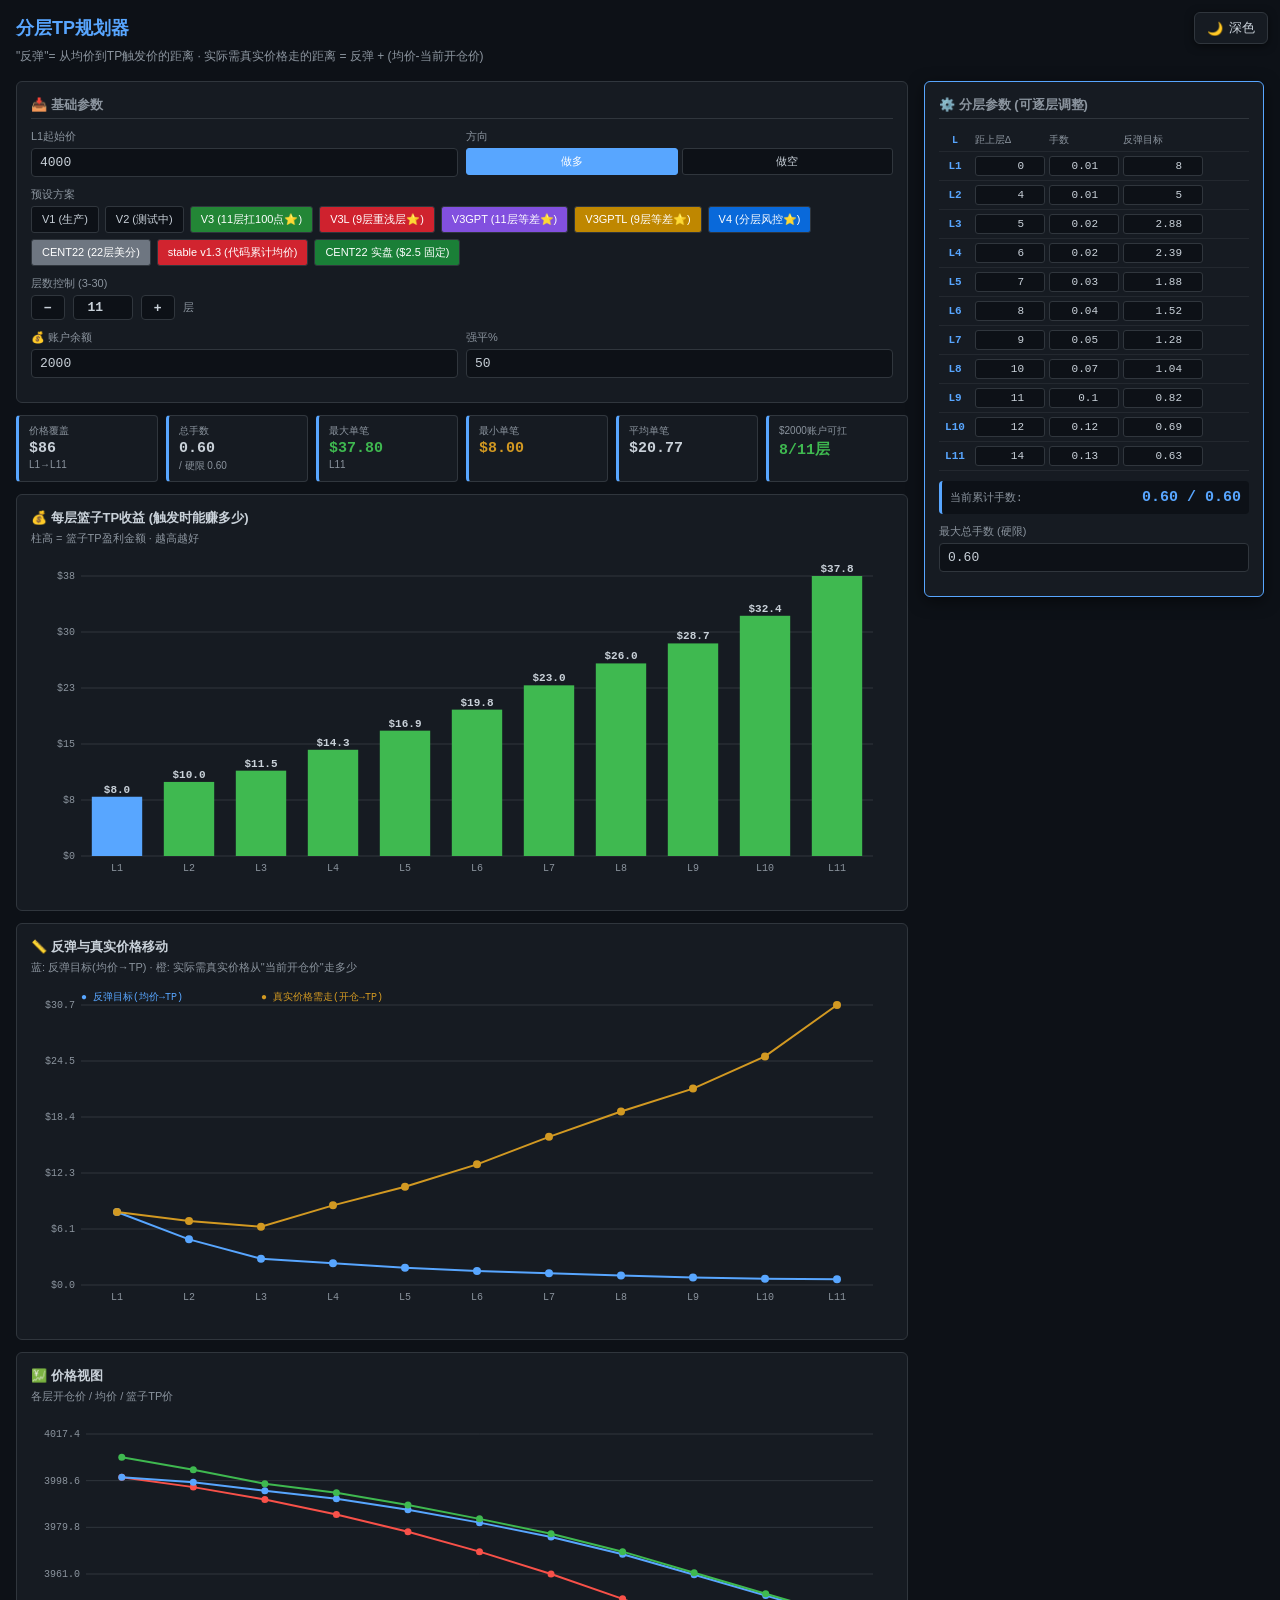
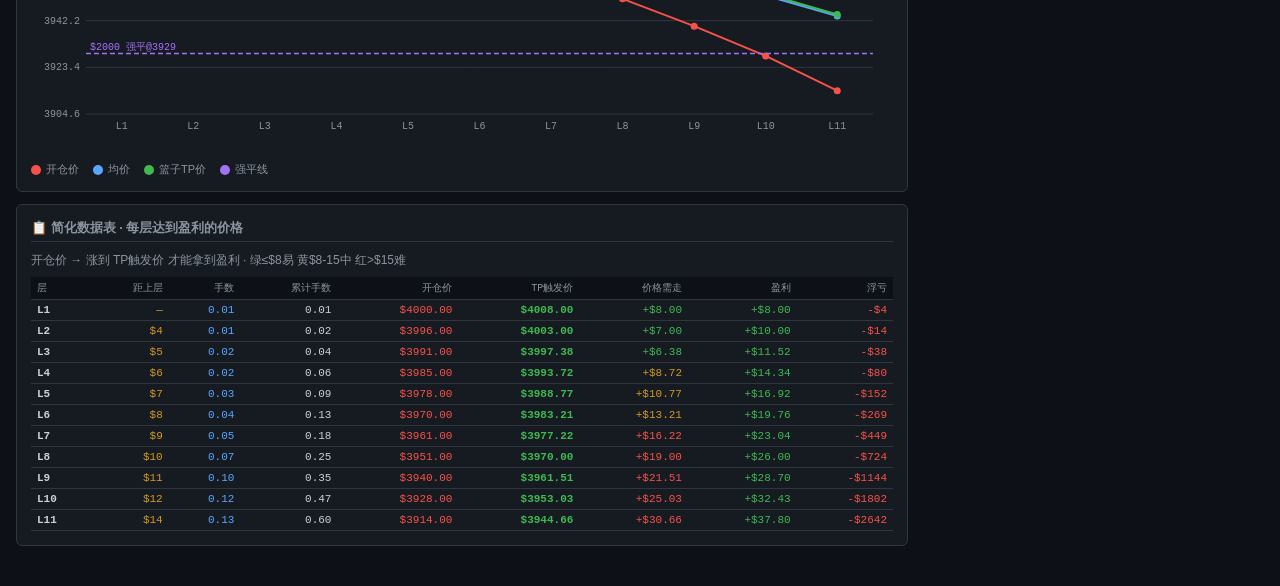
<file: tools/tp_planner.html>
<!DOCTYPE html>
<html lang="zh-CN">
<head>
<meta charset="UTF-8">
<title>分层TP规划器</title>
<style>
  /* 深色主题(默认) */
  :root, :root[data-theme="dark"] {
    --bg: #0d1117;
    --panel: #161b22;
    --border: #30363d;
    --text: #c9d1d9;
    --muted: #8b949e;
    --accent: #58a6ff;
    --green: #3fb950;
    --yellow: #d29922;
    --red: #f85149;
    --purple: #a371f7;
    --input-bg: #0d1117;
    --shadow: rgba(0,0,0,0.5);
  }
  /* 明亮主题 */
  :root[data-theme="light"] {
    --bg: #ffffff;
    --panel: #f6f8fa;
    --border: #d0d7de;
    --text: #1f2328;
    --muted: #656d76;
    --accent: #0969da;
    --green: #1a7f37;
    --yellow: #9a6700;
    --red: #cf222e;
    --purple: #8250df;
    --input-bg: #ffffff;
    --shadow: rgba(31,35,40,0.15);
  }

  /* 主题切换按钮 */
  .theme-toggle {
    position: fixed;
    top: 12px;
    right: 12px;
    z-index: 200;
    background: var(--panel);
    border: 1px solid var(--border);
    color: var(--text);
    padding: 6px 12px;
    border-radius: 6px;
    cursor: pointer;
    font-size: 13px;
    display: flex;
    align-items: center;
    gap: 6px;
    box-shadow: 0 2px 8px var(--shadow);
  }
  .theme-toggle:hover { border-color: var(--accent); }
  * { box-sizing: border-box; margin: 0; padding: 0; }
  body {
    background: var(--bg);
    color: var(--text);
    font-family: -apple-system, BlinkMacSystemFont, "Segoe UI", "Microsoft YaHei", sans-serif;
    font-size: 13px;
    padding: 16px;
    max-width: 1600px;
    margin: 0 auto;
  }
  h1 { font-size: 18px; color: var(--accent); margin-bottom: 8px; }
  .subtitle { color: var(--muted); font-size: 12px; margin-bottom: 16px; }

  .layout {
    display: grid;
    grid-template-columns: 1fr 340px;
    gap: 16px;
  }
  @media (max-width: 1100px) {
    .layout { grid-template-columns: 1fr; }
  }

  .panel {
    background: var(--panel);
    border: 1px solid var(--border);
    border-radius: 6px;
    padding: 14px;
    margin-bottom: 12px;
  }
  .panel-sticky {
    position: sticky;
    top: 8px;
    z-index: 100;
    box-shadow: 0 4px 16px rgba(0,0,0,0.5);
    border: 1px solid var(--accent);
    background: var(--panel);
    max-height: calc(100vh - 32px);
    overflow-y: auto;
  }
  h2 { font-size: 13px; color: var(--muted); margin-bottom: 10px; border-bottom: 1px solid var(--border); padding-bottom: 4px; }

  .field { margin-bottom: 10px; }
  .field label { display: block; color: var(--muted); font-size: 11px; margin-bottom: 4px; }
  .field input[type="number"], .field input[type="text"] {
    width: 100%;
    background: var(--bg);
    border: 1px solid var(--border);
    color: var(--text);
    padding: 6px 8px;
    border-radius: 4px;
    font-family: monospace;
    font-size: 13px;
  }
  .field input:focus { outline: none; border-color: var(--accent); }
  .row2 { display: grid; grid-template-columns: 1fr 1fr; gap: 8px; }

  .btn-group { display: flex; gap: 4px; margin-top: 4px; }
  .btn-group button {
    background: var(--bg);
    border: 1px solid var(--border);
    color: var(--text);
    padding: 5px 8px;
    border-radius: 3px;
    cursor: pointer;
    font-size: 11px;
    flex: 1;
  }
  .btn-group button.active { background: var(--accent); border-color: var(--accent); color: white; }

  /* 分层参数编辑器 */
  .layer-editor { max-height: 400px; overflow-y: auto; }
  .layer-row {
    display: grid;
    grid-template-columns: 32px 70px 70px 80px;
    gap: 4px;
    padding: 4px 0;
    align-items: center;
    font-family: monospace;
    font-size: 11px;
    border-bottom: 1px solid rgba(48,54,61,0.5);
  }
  .layer-row .head { color: var(--muted); font-size: 10px; }
  .layer-row input {
    background: var(--bg);
    border: 1px solid var(--border);
    color: var(--text);
    padding: 3px 5px;
    border-radius: 3px;
    font-family: monospace;
    font-size: 11px;
    width: 100%;
    text-align: right;
  }
  .layer-row .layer-tag { color: var(--accent); font-weight: bold; text-align: center; }

  /* 图表 */
  .chart-title { font-size: 13px; color: var(--text); font-weight: bold; margin-bottom: 4px; }
  .chart-subtitle { font-size: 11px; color: var(--muted); margin-bottom: 10px; }
  .chart-canvas { display: block; width: 100%; height: 340px; cursor: crosshair; }

  .legend {
    display: flex; gap: 14px; flex-wrap: wrap;
    font-size: 11px; color: var(--muted); margin-top: 8px;
  }
  .legend-item { display: flex; align-items: center; gap: 5px; }
  .legend-dot { width: 10px; height: 10px; border-radius: 50%; }

  /* 关键指标卡 */
  .kpi-grid {
    display: grid;
    grid-template-columns: repeat(auto-fit, minmax(120px, 1fr));
    gap: 8px;
    margin-bottom: 12px;
  }
  .kpi {
    background: var(--panel);
    border: 1px solid var(--border);
    border-left: 3px solid var(--accent);
    border-radius: 4px;
    padding: 8px 10px;
  }
  .kpi .label { color: var(--muted); font-size: 10px; }
  .kpi .value { font-family: monospace; font-size: 15px; font-weight: bold; margin-top: 2px; }
  .kpi .sub { color: var(--muted); font-size: 10px; margin-top: 2px; }

  /* 数据表 */
  table {
    width: 100%;
    border-collapse: collapse;
    font-family: monospace;
    font-size: 11px;
  }
  th, td {
    text-align: right;
    padding: 4px 6px;
    border-bottom: 1px solid var(--border);
    white-space: nowrap;
  }
  th {
    background: var(--bg);
    color: var(--muted);
    font-weight: normal;
    font-size: 10px;
    text-transform: uppercase;
  }
  th:first-child, td:first-child { text-align: left; }
  td.entry { color: var(--red); }
  td.avg { color: var(--accent); font-weight: bold; }
  td.tp { color: var(--green); font-weight: bold; }
  td.dist { color: var(--yellow); }

  .tooltip {
    position: fixed;
    background: var(--panel);
    color: var(--text);
    border: 1px solid var(--accent);
    border-radius: 4px;
    padding: 8px 10px;
    font-family: monospace;
    font-size: 11px;
    pointer-events: none;
    z-index: 1000;
    display: none;
    white-space: nowrap;
    box-shadow: 0 4px 12px var(--shadow);
  }
  .tooltip .tt-title { color: var(--accent); font-weight: bold; margin-bottom: 4px; }
  .tooltip .tt-row { display: flex; justify-content: space-between; gap: 12px; }
  .tooltip .tt-row .tt-label { color: var(--muted); }

  .preset-bar {
    display: flex; gap: 6px; flex-wrap: wrap;
  }
  .preset-bar button {
    background: var(--bg);
    border: 1px solid var(--border);
    color: var(--text);
    padding: 5px 10px;
    border-radius: 3px;
    cursor: pointer;
    font-size: 11px;
  }
  .preset-bar button:hover { border-color: var(--accent); }
</style>
</head>
<body>

<button class="theme-toggle" onclick="toggleTheme()">
  <span id="themeIcon">🌙</span>
  <span id="themeLabel">深色</span>
</button>

<h1>分层TP规划器</h1>
<div class="subtitle">"反弹"= 从均价到TP触发价的距离 · 实际需真实价格走的距离 = 反弹 + (均价-当前开仓价)</div>

<div class="layout">
  <!-- 左侧: 基础参数 + 账户参数 + 图表&表格 -->
  <div>
    <div class="panel">
      <h2 style="margin-top:0">📥 基础参数</h2>
      <div class="row2">
        <div class="field">
          <label>L1起始价</label>
          <input type="number" id="startPrice" value="4000" step="1">
        </div>
        <div class="field">
          <label>方向</label>
          <div class="btn-group">
            <button id="dirBuy" class="active" onclick="setDirection(1)">做多</button>
            <button id="dirSell" onclick="setDirection(-1)">做空</button>
          </div>
        </div>
      </div>
      <div class="field">
        <label>预设方案</label>
        <div class="preset-bar">
          <button onclick="loadPreset('V1')">V1 (生产)</button>
          <button onclick="loadPreset('V2')">V2 (测试中)</button>
          <button onclick="loadPreset('V3')" style="background:#238636;color:white">V3 (11层扛100点⭐)</button>
          <button onclick="loadPreset('V3L')" style="background:#cf222e;color:white">V3L (9层重浅层⭐)</button>
          <button onclick="loadPreset('V3GPT')" style="background:#8250df;color:white">V3GPT (11层等差⭐)</button>
          <button onclick="loadPreset('V3GPTL')" style="background:#bf8700;color:white">V3GPTL (9层等差⭐)</button>
          <button onclick="loadPreset('V4')" style="background:#0969da;color:white">V4 (分层风控⭐)</button>
          <button onclick="loadPreset('CENT22')" style="background:#6e7681;color:white">CENT22 (22层美分)</button>
          <button onclick="loadPreset('STABLE_V13')" style="background:#d1242f;color:white" title="当前 stable EA 代码逻辑: 累计均价-$2, 层间距递减">stable v1.3 (代码累计均价)</button>
          <button onclick="loadPreset('CENT22_LIVE')" style="background:#1a7f37;color:white" title="真机数据反推: 每层间距固定 $2.5">CENT22 实盘 ($2.5 固定)</button>
        </div>
      </div>
      <div class="field">
        <label>层数控制 (3-30)</label>
        <div style="display:flex; align-items:center; gap:8px">
          <button onclick="changeLayers(-1)" style="background:var(--input-bg); border:1px solid var(--border); color:var(--text); padding:4px 12px; border-radius:4px; cursor:pointer; font-weight:bold">−</button>
          <input type="number" id="layerCountInput" value="11" min="3" max="30" style="width:60px; text-align:center; background:var(--input-bg); border:1px solid var(--border); color:var(--text); padding:4px; border-radius:4px; font-family:monospace; font-weight:bold">
          <button onclick="changeLayers(1)" style="background:var(--input-bg); border:1px solid var(--border); color:var(--text); padding:4px 12px; border-radius:4px; cursor:pointer; font-weight:bold">+</button>
          <span style="color:var(--muted); font-size:11px">层</span>
        </div>
      </div>
      <div class="row2" style="margin-top:8px">
        <div class="field">
          <label>💰 账户余额</label>
          <input type="number" id="balance" value="2000" step="100">
        </div>
        <div class="field">
          <label>强平%</label>
          <input type="number" id="strikePct" value="50" step="5">
        </div>
      </div>
    </div>

    <!-- KPI -->
    <div class="kpi-grid" id="kpiGrid"></div>

    <!-- 图1: 收益曲线 -->
    <div class="panel">
      <div class="chart-title">💰 每层篮子TP收益 (触发时能赚多少)</div>
      <div class="chart-subtitle">柱高 = 篮子TP盈利金额 · 越高越好</div>
      <canvas id="profitChart" class="chart-canvas"></canvas>
    </div>

    <!-- 图2: 反弹曲线 -->
    <div class="panel">
      <div class="chart-title">📏 反弹与真实价格移动</div>
      <div class="chart-subtitle">蓝: 反弹目标(均价→TP) · 橙: 实际需真实价格从"当前开仓价"走多少</div>
      <canvas id="bounceChart" class="chart-canvas"></canvas>
    </div>

    <!-- 图3: 价格视图 -->
    <div class="panel">
      <div class="chart-title">💹 价格视图</div>
      <div class="chart-subtitle">各层开仓价 / 均价 / 篮子TP价</div>
      <canvas id="priceChart" class="chart-canvas"></canvas>
      <div class="legend">
        <div class="legend-item"><span class="legend-dot" style="background:#f85149"></span> 开仓价</div>
        <div class="legend-item"><span class="legend-dot" style="background:#58a6ff"></span> 均价</div>
        <div class="legend-item"><span class="legend-dot" style="background:#3fb950"></span> 篮子TP价</div>
        <div class="legend-item"><span class="legend-dot" style="background:#a371f7"></span> 强平线</div>
      </div>
    </div>

    <!-- 数据表 -->
    <div class="panel">
      <h2>📋 简化数据表 · 每层达到盈利的价格</h2>
      <div class="subtitle" style="margin-bottom:8px">开仓价 → 涨到 TP触发价 才能拿到盈利 · 绿≤$8易 黄$8-15中 红>$15难</div>
      <div style="overflow-x:auto">
        <table id="dataTable"></table>
      </div>
    </div>
  </div>

  <!-- 右侧: 只放分层参数 -->
  <div>
    <div class="panel panel-sticky">
      <h2 style="margin-top:0">⚙️ 分层参数 (可逐层调整)</h2>
      <div class="layer-row">
        <div class="head layer-tag">L</div>
        <div class="head">距上层Δ</div>
        <div class="head">手数</div>
        <div class="head">反弹目标</div>
      </div>
      <div class="layer-editor" id="layerEditor"></div>

      <div class="field" style="margin-top: 10px; padding:8px; background: var(--bg); border-radius:4px; border-left:3px solid var(--accent)">
        <div style="display:flex; justify-content:space-between; align-items:center; font-family:monospace">
          <span style="color:var(--muted); font-size:11px">当前累计手数:</span>
          <span id="currentTotalLots" style="color:var(--accent); font-weight:bold; font-size:15px">0.00</span>
        </div>
      </div>
      <div class="field" style="margin-top: 8px">
        <label>最大总手数 (硬限)</label>
        <input type="number" id="maxTotalLots" value="0.60" step="0.05">
      </div>
    </div>
  </div>
</div>

<div class="tooltip" id="tooltip"></div>

<script>
let direction = 1;
let currentLayers = 11;         // 可动态调整
const MAX_LAYER_LIMIT = 30;     // 硬上限
const MIN_LAYER_LIMIT = 3;      // 硬下限

// 预设方案 - 对应实际EA版本
const PRESETS = {
  V1: {
    name: 'V1(生产)',
    dist:   [0, 4, 5, 6, 7, 8, 9, 10, 11, 12, 14],
    lot:    [0.01, 0.01, 0.02, 0.02, 0.03, 0.04, 0.05, 0.07, 0.10, 0.12, 0.13],
    bounce: [8, 5, 2.88, 2.39, 1.88, 1.52, 1.28, 1.04, 0.82, 0.69, 0.63],
  },
  V2: {
    name: 'V2(测试中,V2A/V2B引擎A同参数)',
    dist:   [0, 4, 5, 6, 7, 8, 9, 10, 11, 12, 14],
    lot:    [0.02, 0.02, 0.04, 0.04, 0.05, 0.06, 0.08, 0.10, 0.12, 0.09, 0.08],
    bounce: [6, 4, 3, 2.5, 2, 1.5, 1, 0.5, 0.3, 0.2, 0.1],
  },
  V3: {
    name: 'V3(11层·$2000扛100点⭐)',
    dist:   [0, 5, 6, 7, 8, 9, 10, 11, 12, 14, 18],
    lot:    [0.01, 0.01, 0.02, 0.02, 0.03, 0.03, 0.04, 0.05, 0.06, 0.07, 0.08],
    bounce: [8, 5, 3, 2.5, 2, 1.5, 1, 0.6, 0.4, 0.2, 0.1],
  },
  V3L: {
    name: 'V3L(9层重浅层·扛67点⭐)',
    dist:   [0, 4, 5, 6, 7, 8, 10, 12, 15],
    lot:    [0.02, 0.02, 0.03, 0.04, 0.05, 0.08, 0.10, 0.11, 0.10],
    bounce: [6, 4, 3, 2.5, 2, 1.2, 0.8, 0.5, 0.3],
  },
  V3GPT: {
    name: 'V3GPT(11层等差·扛96点⭐)',
    dist:   [0, 4, 5, 6, 8, 10, 12, 13, 14, 12, 12],
    lot:    [0.02, 0.02, 0.02, 0.03, 0.04, 0.05, 0.06, 0.07, 0.08, 0.09, 0.10],
    bounce: [8, 5, 3, 2.5, 2, 1.5, 1, 0.6, 0.4, 0.2, 0.1],
  },
  V3GPTL: {
    name: 'V3GPTL(9层等差·扛84点⭐)',
    dist:   [0, 4, 6, 8, 10, 12, 14, 15, 15],
    lot:    [0.02, 0.03, 0.04, 0.05, 0.06, 0.07, 0.08, 0.09, 0.10],
    bounce: [8, 5, 3, 2, 1.5, 1, 0.6, 0.3, 0.1],
  },
  V4: {
    name: 'V4(9层·分层风控·L8/L9负bounce主动止损⭐)',
    dist:   [0, 4, 5, 7, 9, 11, 13, 16, 20],
    lot:    [0.02, 0.03, 0.04, 0.05, 0.06, 0.07, 0.08, 0.09, 0.10],
    bounce: [8, 5, 3, 2, 2, 1, 1, -9, -14],
  },
  CENT22: {
    name: 'CENT22(22层Δ=2·美分账户练手·L13后×1.3累乘)',
    dist:   [0, 2, 2, 2, 2, 2, 2, 2, 2, 2, 2, 2, 2, 2, 2, 2, 2, 2, 2, 2, 2, 2],
    lot:    [0.01, 0.01, 0.02, 0.03, 0.04, 0.05, 0.07, 0.09, 0.12, 0.16, 0.21, 0.27, 0.351, 0.4563, 0.5932, 0.7712, 1.0026, 1.3034, 1.6944, 2.2027, 2.8635, 3.7225],
    bounce: [3, 2, 1.5, 1.2, 1, 0.8, 0.6, 0.5, 0.4, 0.3, 0.25, 0.2, 0.15, 0.12, 0.1, 0.08, 0.06, 0.05, 0.04, 0.03, 0.025, 0.02],
  },
  // stable EA 代码实际逻辑: 累计手数加权均价浮亏 -$2 触发, 层间距递减
  // 每层 dist 由 (LossPriceGap=$2, 前12层查表, L13+×1.3) 模拟推算
  STABLE_V13: {
    name: 'stable v1.3(代码逻辑·累计均价-$2·22层·前期密后期越加越急)',
    dist:   [0, 2.00, 1.00, 1.00, 0.86, 0.72, 0.63, 0.61, 0.56, 0.55, 0.53, 0.52, 0.50, 0.49, 0.48, 0.48, 0.47, 0.48, 0.47, 0.46, 0.47, 0.46],
    lot:    [0.01, 0.01, 0.02, 0.03, 0.04, 0.05, 0.07, 0.09, 0.12, 0.16, 0.21, 0.27, 0.351, 0.4563, 0.5932, 0.7712, 1.0026, 1.3034, 1.6944, 2.2027, 2.8635, 3.7225],
    bounce: [0.6, 0.6, 0.6, 0.6, 0.6, 0.6, 0.6, 0.6, 0.6, 0.6, 0.6, 0.6, 0.6, 0.6, 0.6, 0.6, 0.6, 0.6, 0.6, 0.6, 0.6, 0.6],
  },
  // 实盘数据反推: DetailedStatement.htm 里同 group 内相邻同向 open 中位数 ~$2.5
  // 说明真机跑的是"距上一单固定间距"触发, 不是累计均价
  CENT22_LIVE: {
    name: 'CENT22 实盘(数据反推·固定间距$2.5·22层·L13后×1.3累乘)',
    dist:   [0, 2.5, 2.5, 2.5, 2.5, 2.5, 2.5, 2.5, 2.5, 2.5, 2.5, 2.5, 2.5, 2.5, 2.5, 2.5, 2.5, 2.5, 2.5, 2.5, 2.5, 2.5],
    lot:    [0.01, 0.01, 0.02, 0.03, 0.04, 0.05, 0.07, 0.09, 0.12, 0.16, 0.21, 0.27, 0.351, 0.4563, 0.5932, 0.7712, 1.0026, 1.3034, 1.6944, 2.2027, 2.8635, 3.7225],
    bounce: [0.6, 0.6, 0.6, 0.6, 0.6, 0.6, 0.6, 0.6, 0.6, 0.6, 0.6, 0.6, 0.6, 0.6, 0.6, 0.6, 0.6, 0.6, 0.6, 0.6, 0.6, 0.6],
  },
};

// 当前分层参数(可编辑)
let LAYERS = JSON.parse(JSON.stringify(PRESETS.V1));

function setDirection(d) {
  direction = d;
  document.getElementById('dirBuy').classList.toggle('active', d === 1);
  document.getElementById('dirSell').classList.toggle('active', d === -1);
  recompute();
}

function loadPreset(name) {
  LAYERS = JSON.parse(JSON.stringify(PRESETS[name]));
  // 预设自带层数(以dist数组长度为准), 同步到 currentLayers
  const presetLayers = LAYERS.dist.length;
  currentLayers = Math.max(MIN_LAYER_LIMIT, Math.min(MAX_LAYER_LIMIT, presetLayers));
  document.getElementById('layerCountInput').value = currentLayers;
  alignLayersToCount(currentLayers);
  renderLayerEditor();
  recompute();
}

// 把 LAYERS 各数组补齐或截断到指定长度
function alignLayersToCount(n) {
  ['dist', 'lot', 'bounce'].forEach(key => {
    const arr = LAYERS[key];
    while (arr.length < n) {
      arr.push(arr[arr.length - 1] || 0.01);
    }
    if (arr.length > n) arr.length = n;
  });
}

function changeLayers(delta) {
  const input = document.getElementById('layerCountInput');
  const cur = parseInt(input.value) || 11;
  const next = Math.max(MIN_LAYER_LIMIT, Math.min(MAX_LAYER_LIMIT, cur + delta));
  input.value = next;
  setLayerCount(next);
}

function setLayerCount(n) {
  n = Math.max(MIN_LAYER_LIMIT, Math.min(MAX_LAYER_LIMIT, n));
  currentLayers = n;
  alignLayersToCount(n);
  renderLayerEditor();
  recompute();
}

// 渲染分层编辑器
function renderLayerEditor() {
  const container = document.getElementById('layerEditor');
  let html = '';
  for (let i = 0; i < currentLayers; i++) {
    // 用 text + inputmode="decimal" 避开浏览器 number 输入的干扰
    // step=any 允许任意小数
    html += `<div class="layer-row">
      <div class="layer-tag">L${i+1}</div>
      <input type="number" step="any" value="${LAYERS.dist[i]}" ${i===0?'disabled':''} data-key="dist" data-idx="${i}">
      <input type="number" step="0.01" value="${LAYERS.lot[i]}" data-key="lot" data-idx="${i}">
      <input type="number" step="any" value="${LAYERS.bounce[i]}" data-key="bounce" data-idx="${i}">
    </div>`;
  }
  container.innerHTML = html;
  container.querySelectorAll('input').forEach(inp => {
    inp.addEventListener('input', (e) => {
      const key = e.target.dataset.key;
      const idx = parseInt(e.target.dataset.idx);
      const raw = e.target.value;
      // 允许空/中间状态,但只在能parse成有效数字时更新数据+重算
      if(raw === '' || raw === '-' || raw === '.') return;
      const val = parseFloat(raw);
      if(isNaN(val)) return;
      LAYERS[key][idx] = val;
      recompute();
    });
  });
}

// 计算所有层的完整数据
function compute() {
  const startPrice = parseFloat(document.getElementById('startPrice').value);
  const balance = parseFloat(document.getElementById('balance').value);
  const strikePct = parseFloat(document.getElementById('strikePct').value);
  const maxLoss = balance * strikePct / 100;

  const rows = [];
  let cumLot = 0, cumValue = 0, prevPrice = startPrice;

  for (let i = 0; i < currentLayers; i++) {
    const lot = LAYERS.lot[i];
    let openPrice;
    if (i === 0) openPrice = startPrice;
    else openPrice = direction === 1 ? prevPrice - LAYERS.dist[i] : prevPrice + LAYERS.dist[i];

    cumLot = Math.round((cumLot + lot) * 10000) / 10000;
    cumValue += openPrice * lot;
    const avg = cumValue / cumLot;

    const lag = direction === 1 ? avg - openPrice : openPrice - avg;
    const floatLoss = lag * cumLot * 100;  // 刚开仓瞬间的浮亏

    // 预期浮亏 = 到下一层触发点时的浮亏(改本层手数会直接影响本层此值)
    // L11 无下层, 用自己的最后距离作预测
    const nextDist = (i + 1 < currentLayers) ? LAYERS.dist[i+1] : (LAYERS.dist[i] || 5);
    const predictedLoss = (lag + nextDist) * cumLot * 100;

    const bounce = LAYERS.bounce[i];  // 反弹目标(均价→TP)
    const basketTPPrice = direction === 1 ? avg + bounce : avg - bounce;
    const basketProfit = bounce * cumLot * 100;

    // 从当前开仓价到TP触发价的距离
    const priceMoveToTP = direction === 1 ? basketTPPrice - openPrice : openPrice - basketTPPrice;

    rows.push({
      n: i+1, openPrice, lot, cumLot, avg, lag, floatLoss, predictedLoss,
      bounce, basketTPPrice, basketProfit,
      priceMoveToTP,
      canSustain: predictedLoss <= maxLoss,
    });
    prevPrice = openPrice;
  }
  return { rows, maxLoss, balance };
}

function recompute() {
  const data = compute();
  // 更新分层参数面板的"当前累计手数"显示
  const finalTotal = data.rows[data.rows.length - 1].cumLot;
  const maxLimit = parseFloat(document.getElementById('maxTotalLots').value) || 0;
  const totalEl = document.getElementById('currentTotalLots');
  if(totalEl) {
    totalEl.textContent = finalTotal.toFixed(2) + (maxLimit > 0 ? ' / ' + maxLimit.toFixed(2) : '');
    totalEl.style.color = (maxLimit > 0 && finalTotal > maxLimit) ? 'var(--red)' : 'var(--accent)';
  }
  renderKPI(data);
  renderTable(data);
  drawProfitChart(data);
  drawBounceChart(data);
  drawPriceChart(data);
}

function renderKPI(data) {
  const { rows, maxLoss } = data;
  const totalLots = rows[rows.length - 1].cumLot;
  const totalDist = Math.abs(rows[rows.length - 1].openPrice - rows[0].openPrice);
  const maxProfitLayer = rows.reduce((a,b) => b.basketProfit > a.basketProfit ? b : a);
  const maxProfit = maxProfitLayer.basketProfit;
  const minProfit = Math.min(...rows.map(r => r.basketProfit));

  let sustainMax = 0;
  for (const r of rows) {
    if (r.canSustain) sustainMax = r.n;
    else break;
  }

  const avgProfit = rows.reduce((s,r) => s + r.basketProfit, 0) / rows.length;

  document.getElementById('kpiGrid').innerHTML = `
    <div class="kpi"><div class="label">价格覆盖</div><div class="value">$${totalDist.toFixed(0)}</div><div class="sub">L1→L${rows.length}</div></div>
    <div class="kpi"><div class="label">总手数</div><div class="value">${totalLots.toFixed(2)}</div><div class="sub">/ 硬限 ${document.getElementById('maxTotalLots').value}</div></div>
    <div class="kpi"><div class="label">最大单笔</div><div class="value" style="color:var(--green)">$${maxProfit.toFixed(2)}</div><div class="sub">L${maxProfitLayer.n}</div></div>
    <div class="kpi"><div class="label">最小单笔</div><div class="value" style="color:var(--yellow)">$${minProfit.toFixed(2)}</div></div>
    <div class="kpi"><div class="label">平均单笔</div><div class="value">$${avgProfit.toFixed(2)}</div></div>
    <div class="kpi"><div class="label">$${data.balance}账户可扛</div><div class="value" style="color:${sustainMax<5?'var(--red)':sustainMax<8?'var(--yellow)':'var(--green)'}">${sustainMax}/${rows.length}层</div></div>
  `;
}

function renderTable(data) {
  const { rows } = data;
  let html = `<thead><tr>
    <th>层</th>
    <th>距上层</th>
    <th>手数</th>
    <th>累计手数</th>
    <th>开仓价</th>
    <th>TP触发价</th>
    <th>价格需走</th>
    <th>盈利</th>
    <th>浮亏</th>
  </tr></thead><tbody>`;
  rows.forEach((r, i) => {
    const walkColor = r.priceMoveToTP > 15 ? 'var(--red)' : r.priceMoveToTP > 8 ? 'var(--yellow)' : 'var(--green)';
    const distText = i === 0 ? '—' : '$' + LAYERS.dist[i].toFixed(0);
    html += `<tr>
      <td><b>L${r.n}</b></td>
      <td style="color:var(--yellow)">${distText}</td>
      <td style="color:var(--accent)">${r.lot.toFixed(2)}</td>
      <td>${r.cumLot.toFixed(2)}</td>
      <td class="entry">$${r.openPrice.toFixed(2)}</td>
      <td class="tp">$${r.basketTPPrice.toFixed(2)}</td>
      <td style="color:${walkColor}">+$${r.priceMoveToTP.toFixed(2)}</td>
      <td style="color:var(--green)">+$${r.basketProfit.toFixed(2)}</td>
      <td style="color:var(--red)">-$${r.predictedLoss.toFixed(0)}</td>
    </tr>`;
  });
  html += '</tbody>';
  document.getElementById('dataTable').innerHTML = html;
}

// 通用画布
function setupCanvas(canvas) {
  const rect = canvas.getBoundingClientRect();
  const dpr = window.devicePixelRatio || 1;
  canvas.width = rect.width * dpr;
  canvas.height = rect.height * dpr;
  const ctx = canvas.getContext('2d');
  ctx.scale(dpr, dpr);
  return { ctx, W: rect.width, H: rect.height };
}

// 读取当前主题的 CSS 变量, 让 canvas 也跟着主题变色
function themeColor(varName) {
  return getComputedStyle(document.documentElement).getPropertyValue(varName).trim();
}
function getChartColors() {
  return {
    muted: themeColor('--muted'),
    text: themeColor('--text'),
    grid: themeColor('--border'),
    accent: themeColor('--accent'),
    green: themeColor('--green'),
    yellow: themeColor('--yellow'),
    red: themeColor('--red'),
    purple: themeColor('--purple'),
  };
}

// 图1: 收益柱状图
function drawProfitChart(data) {
  const { rows } = data;
  const canvas = document.getElementById('profitChart');
  const { ctx, W, H } = setupCanvas(canvas);
  ctx.clearRect(0, 0, W, H);

  const maxP = Math.max(...rows.map(r => r.basketProfit), 5);
  const left = 50, right = W-20, top = 20, bottom = H-40;
  const yScale = (v) => bottom - v/maxP * (bottom-top);
  const barW = (right-left) / rows.length * 0.7;
  const gapW = (right-left) / rows.length;

  // Y轴
  const C = getChartColors();
  ctx.strokeStyle = C.grid;
  ctx.font = '10px monospace';
  ctx.fillStyle = C.muted;
  ctx.textAlign = 'right';
  for (let i = 0; i <= 5; i++) {
    const v = maxP * i / 5;
    const y = yScale(v);
    ctx.fillText('$'+v.toFixed(0), left-6, y+3);
    ctx.beginPath();
    ctx.moveTo(left, y); ctx.lineTo(right, y);
    ctx.stroke();
  }

  // 柱
  rows.forEach((r, i) => {
    const x = left + gapW * (i + 0.15);
    const y = yScale(r.basketProfit);
    const h = bottom - y;
    ctx.fillStyle = r.basketProfit >= 10 ? C.green : r.basketProfit >= 5 ? C.accent : C.yellow;
    ctx.fillRect(x, y, barW, h);
    ctx.fillStyle = C.text;
    ctx.textAlign = 'center';
    ctx.font = 'bold 11px monospace';
    ctx.fillText('$'+r.basketProfit.toFixed(1), x + barW/2, y - 4);
    ctx.font = '10px monospace';
    ctx.fillStyle = C.muted;
    ctx.fillText('L'+r.n, x + barW/2, bottom + 15);
  });
}

// 图2: 反弹要求曲线
function drawBounceChart(data) {
  const { rows } = data;
  const canvas = document.getElementById('bounceChart');
  const { ctx, W, H } = setupCanvas(canvas);
  ctx.clearRect(0, 0, W, H);

  const maxV = Math.max(...rows.map(r => Math.max(r.bounce, r.priceMoveToTP)), 5);
  const left = 50, right = W-20, top = 20, bottom = H-40;
  const yScale = (v) => bottom - v/maxV * (bottom-top);
  const xScale = (n) => left + (n-0.5)/rows.length * (right-left);

  const C = getChartColors();
  ctx.strokeStyle = C.grid;
  ctx.font = '10px monospace';
  ctx.fillStyle = C.muted;
  ctx.textAlign = 'right';
  for (let i = 0; i <= 5; i++) {
    const v = maxV * i / 5;
    const y = yScale(v);
    ctx.fillText('$'+v.toFixed(1), left-6, y+3);
    ctx.beginPath();
    ctx.moveTo(left, y); ctx.lineTo(right, y);
    ctx.stroke();
  }

  // 反弹目标(蓝)
  ctx.strokeStyle = C.accent;
  ctx.lineWidth = 2;
  ctx.beginPath();
  rows.forEach((r, i) => {
    const x = xScale(r.n), y = yScale(r.bounce);
    if (i===0) ctx.moveTo(x,y); else ctx.lineTo(x,y);
  });
  ctx.stroke();
  ctx.fillStyle = C.accent;
  rows.forEach(r => {
    const x = xScale(r.n), y = yScale(r.bounce);
    ctx.beginPath(); ctx.arc(x, y, 4, 0, Math.PI*2); ctx.fill();
  });

  // 真实价格移动(橙)
  ctx.strokeStyle = C.yellow;
  ctx.lineWidth = 2;
  ctx.beginPath();
  rows.forEach((r, i) => {
    const x = xScale(r.n), y = yScale(r.priceMoveToTP);
    if (i===0) ctx.moveTo(x,y); else ctx.lineTo(x,y);
  });
  ctx.stroke();
  ctx.fillStyle = C.yellow;
  rows.forEach(r => {
    const x = xScale(r.n), y = yScale(r.priceMoveToTP);
    ctx.beginPath(); ctx.arc(x, y, 4, 0, Math.PI*2); ctx.fill();
  });

  // X 轴标签
  ctx.textAlign = 'center';
  ctx.fillStyle = C.muted;
  rows.forEach(r => ctx.fillText('L'+r.n, xScale(r.n), bottom+15));

  // 图例
  ctx.textAlign = 'left';
  ctx.fillStyle = C.accent;
  ctx.fillText('● 反弹目标(均价→TP)', left, top-5);
  ctx.fillStyle = C.yellow;
  ctx.fillText('● 真实价格需走(开仓→TP)', left+180, top-5);
}

// 图3: 价格视图
function drawPriceChart(data) {
  const { rows, maxLoss } = data;
  const canvas = document.getElementById('priceChart');
  const { ctx, W, H } = setupCanvas(canvas);
  ctx.clearRect(0, 0, W, H);

  const prices = [];
  rows.forEach(r => prices.push(r.openPrice, r.avg, r.basketTPPrice));
  let pMin = Math.min(...prices), pMax = Math.max(...prices);

  // 强平线的价格: 基于"最后可扛层"的均价+累计手数, 浮亏刚好达到maxLoss时的价格
  // 做多: strikePrice = avg - maxLoss / (cumLot × 100)
  // 做空: strikePrice = avg + maxLoss / (cumLot × 100)
  let strikePrice = null;
  let lastSafeLayer = null;
  for (const r of rows) {
    if (r.canSustain) lastSafeLayer = r;
    else break;
  }
  if (lastSafeLayer) {
    const priceMove = data.maxLoss / (lastSafeLayer.cumLot * 100);
    strikePrice = direction === 1
      ? lastSafeLayer.avg - priceMove
      : lastSafeLayer.avg + priceMove;
    pMin = Math.min(pMin, strikePrice);
    pMax = Math.max(pMax, strikePrice);
  }

  const pad = (pMax - pMin) * 0.1;
  const yMin = pMin - pad, yMax = pMax + pad;

  const left = 55, right = W-20, top = 20, bottom = H-40;
  const yScale = (p) => top + (yMax-p)/(yMax-yMin) * (bottom-top);
  const xScale = (n) => left + (n-0.5)/rows.length * (right-left);

  const C = getChartColors();
  ctx.strokeStyle = C.grid;
  ctx.font = '10px monospace';
  ctx.fillStyle = C.muted;
  ctx.textAlign = 'right';
  for (let i = 0; i <= 6; i++) {
    const p = yMin + (yMax-yMin) * (1-i/6);
    const y = yScale(p);
    ctx.fillText(p.toFixed(1), left-6, y+3);
    ctx.beginPath();
    ctx.moveTo(left, y); ctx.lineTo(right, y);
    ctx.stroke();
  }

  const series = [
    { key: 'openPrice', color: C.red },
    { key: 'avg', color: C.accent },
    { key: 'basketTPPrice', color: C.green },
  ];
  series.forEach(s => {
    ctx.strokeStyle = s.color;
    ctx.lineWidth = 2;
    ctx.beginPath();
    rows.forEach((r, i) => {
      const x = xScale(r.n), y = yScale(r[s.key]);
      if (i===0) ctx.moveTo(x,y); else ctx.lineTo(x,y);
    });
    ctx.stroke();
    ctx.fillStyle = s.color;
    rows.forEach(r => {
      const x = xScale(r.n), y = yScale(r[s.key]);
      ctx.beginPath(); ctx.arc(x, y, 3.5, 0, Math.PI*2); ctx.fill();
    });
  });

  // 强平线
  if (strikePrice !== null) {
    const y = yScale(strikePrice);
    ctx.strokeStyle = C.purple;
    ctx.setLineDash([5,3]);
    ctx.lineWidth = 1.5;
    ctx.beginPath();
    ctx.moveTo(left, y); ctx.lineTo(right, y);
    ctx.stroke();
    ctx.setLineDash([]);
    ctx.fillStyle = C.purple;
    ctx.textAlign = 'left';
    ctx.fillText('$'+data.balance+' 强平@'+strikePrice.toFixed(0), left+4, y-4);
  }

  // X轴
  ctx.textAlign = 'center';
  ctx.fillStyle = C.muted;
  rows.forEach(r => ctx.fillText('L'+r.n, xScale(r.n), bottom+15));

  // Tooltip
  const tt = document.getElementById('tooltip');
  canvas.onmousemove = (e) => {
    const rect = canvas.getBoundingClientRect();
    const x = e.clientX - rect.left;
    let nearest = null, minDx = 999;
    rows.forEach(r => {
      const rx = xScale(r.n);
      if (Math.abs(x-rx) < minDx) { minDx = Math.abs(x-rx); nearest = r; }
    });
    if (nearest && minDx < (rect.width/rows.length/2)) {
      tt.innerHTML = `<div class="tt-title">L${nearest.n}</div>
        <div class="tt-row"><span class="tt-label">开仓价:</span> $${nearest.openPrice.toFixed(2)}</div>
        <div class="tt-row"><span class="tt-label">均价:</span> $${nearest.avg.toFixed(2)}</div>
        <div class="tt-row"><span class="tt-label">篮子TP价:</span> $${nearest.basketTPPrice.toFixed(2)}</div>
        <div class="tt-row"><span class="tt-label">篮子盈利:</span> +$${nearest.basketProfit.toFixed(2)}</div>
        <div class="tt-row"><span class="tt-label">真实需走:</span> $${nearest.priceMoveToTP.toFixed(2)}</div>
        <div class="tt-row"><span class="tt-label">此层浮亏:</span> -$${nearest.floatLoss.toFixed(0)}</div>`;
      tt.style.display = 'block';
      tt.style.left = (e.clientX+12)+'px';
      tt.style.top = (e.clientY+12)+'px';
    } else tt.style.display = 'none';
  };
  canvas.onmouseleave = () => tt.style.display = 'none';
}

// 事件绑定
['startPrice', 'balance', 'strikePct', 'maxTotalLots'].forEach(id => {
  document.getElementById(id).addEventListener('input', recompute);
});

// 层数输入框直接编辑
document.getElementById('layerCountInput').addEventListener('change', (e) => {
  const n = parseInt(e.target.value);
  if (!isNaN(n)) setLayerCount(n);
});

window.addEventListener('resize', () => recompute());

// === 主题切换 ===
function applyTheme(theme) {
  document.documentElement.setAttribute('data-theme', theme);
  const icon = document.getElementById('themeIcon');
  const label = document.getElementById('themeLabel');
  if (theme === 'light') {
    icon.textContent = '☀️';
    label.textContent = '明亮';
  } else {
    icon.textContent = '🌙';
    label.textContent = '深色';
  }
  try { localStorage.setItem('planner_theme', theme); } catch(e) {}
  // 主题切换后重绘 canvas (颜色可能取自 CSS 变量)
  setTimeout(() => recompute(), 20);
}

function toggleTheme() {
  const current = document.documentElement.getAttribute('data-theme') || 'dark';
  applyTheme(current === 'dark' ? 'light' : 'dark');
}

// 页面加载时恢复上次主题
(function initTheme() {
  let saved = 'dark';
  try { saved = localStorage.getItem('planner_theme') || 'dark'; } catch(e) {}
  applyTheme(saved);
})();

// 初始化
renderLayerEditor();
recompute();
</script>
</body>
</html>
</file>
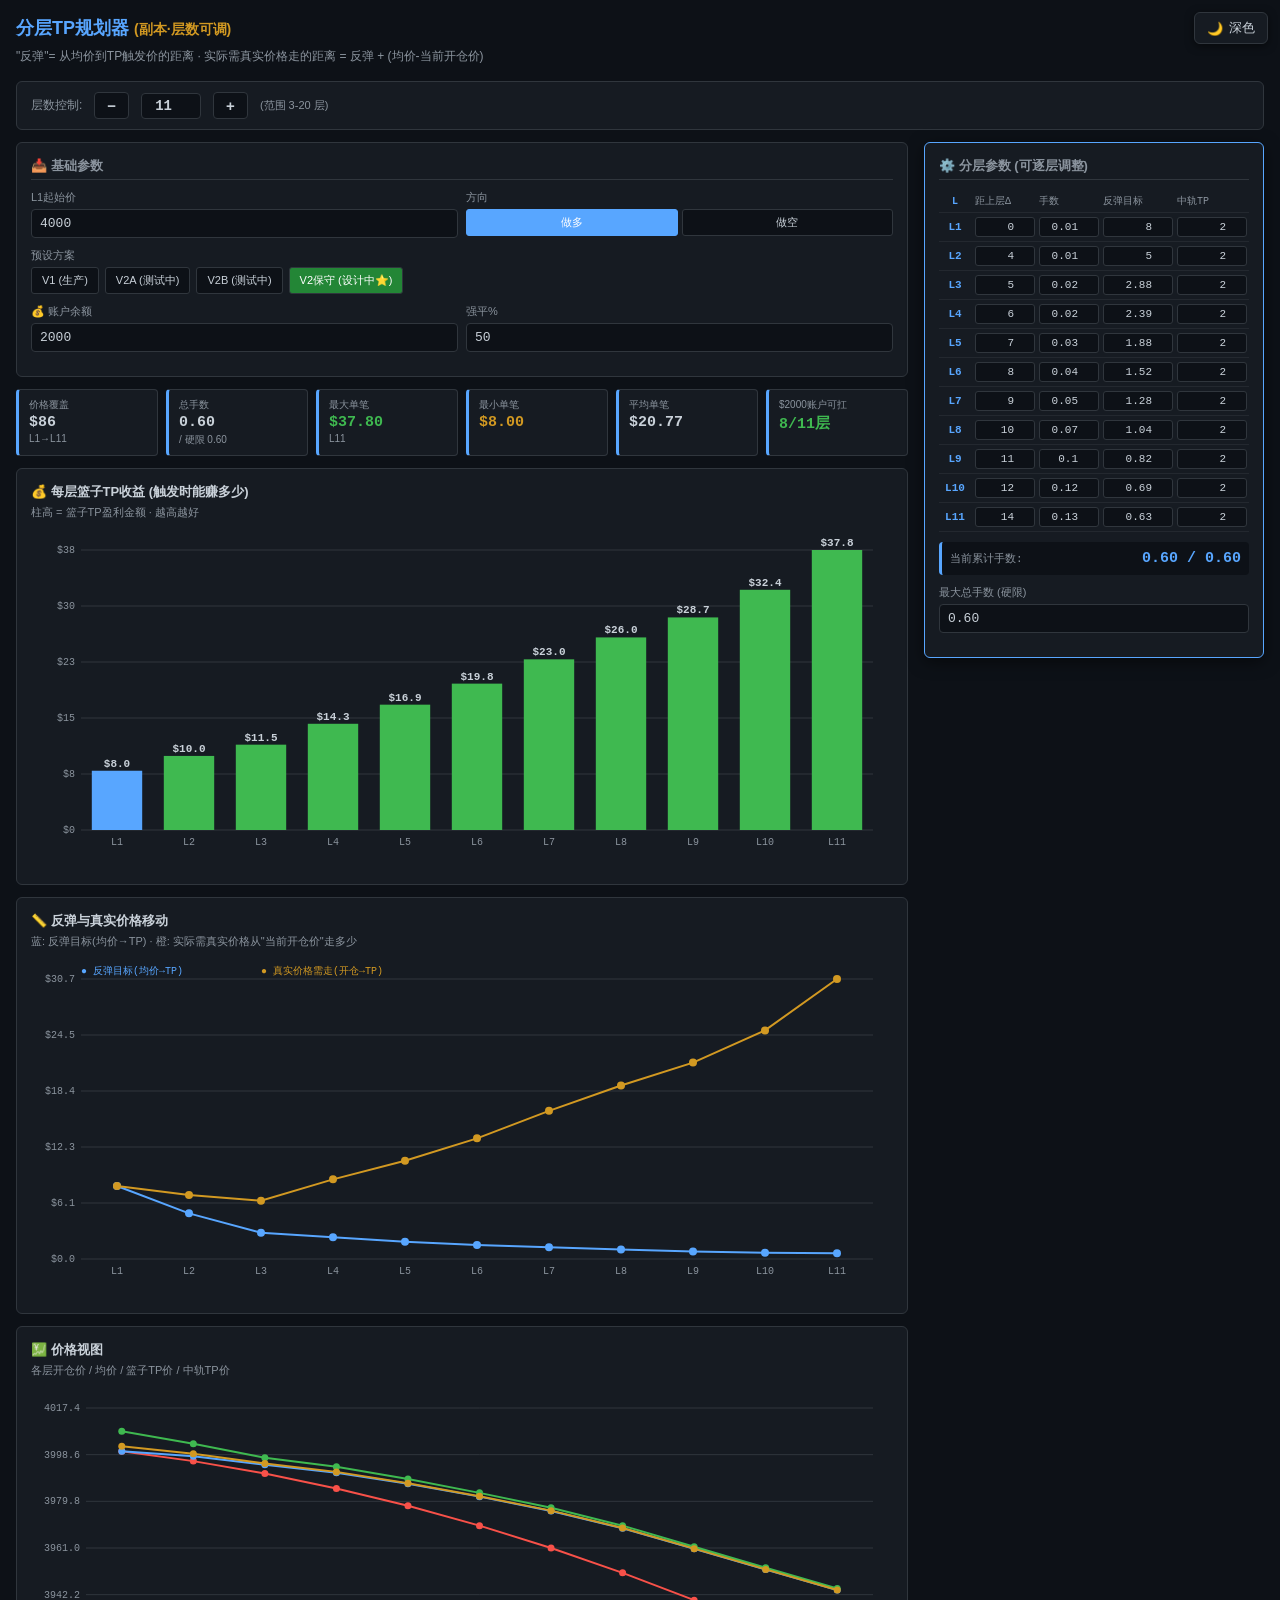
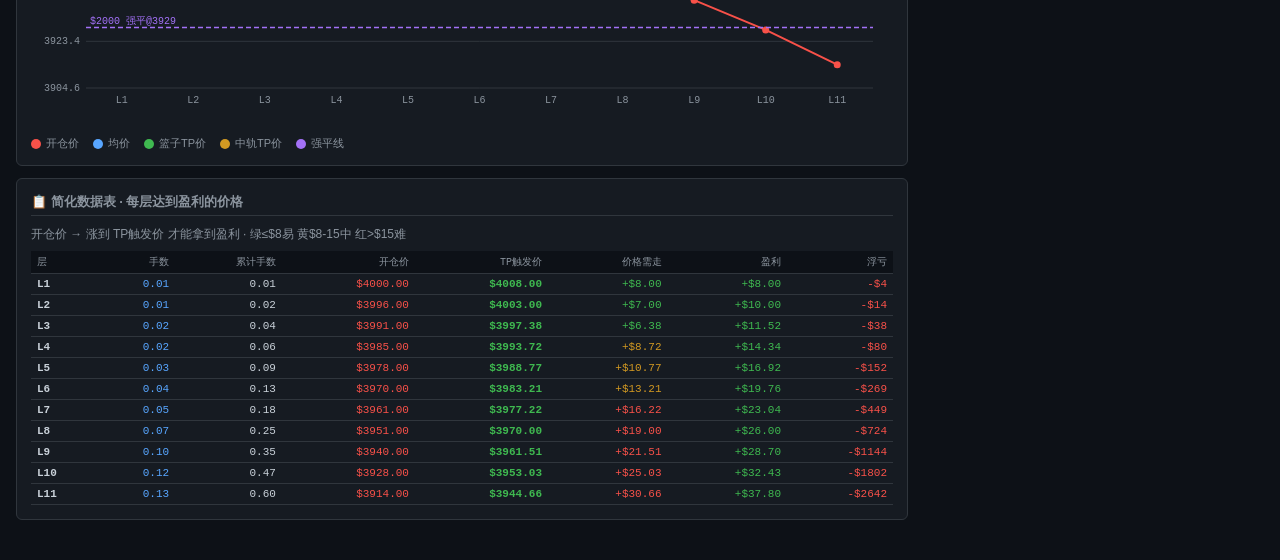
<file: tools/tp_planner_v2.html>
<!DOCTYPE html>
<html lang="zh-CN">
<head>
<meta charset="UTF-8">
<title>分层TP规划器 (副本·层数可调)</title>
<style>
  /* 深色主题(默认) */
  :root, :root[data-theme="dark"] {
    --bg: #0d1117;
    --panel: #161b22;
    --border: #30363d;
    --text: #c9d1d9;
    --muted: #8b949e;
    --accent: #58a6ff;
    --green: #3fb950;
    --yellow: #d29922;
    --red: #f85149;
    --purple: #a371f7;
    --input-bg: #0d1117;
    --shadow: rgba(0,0,0,0.5);
  }
  /* 明亮主题 */
  :root[data-theme="light"] {
    --bg: #ffffff;
    --panel: #f6f8fa;
    --border: #d0d7de;
    --text: #1f2328;
    --muted: #656d76;
    --accent: #0969da;
    --green: #1a7f37;
    --yellow: #9a6700;
    --red: #cf222e;
    --purple: #8250df;
    --input-bg: #ffffff;
    --shadow: rgba(31,35,40,0.15);
  }

  /* 主题切换按钮 */
  .theme-toggle {
    position: fixed;
    top: 12px;
    right: 12px;
    z-index: 200;
    background: var(--panel);
    border: 1px solid var(--border);
    color: var(--text);
    padding: 6px 12px;
    border-radius: 6px;
    cursor: pointer;
    font-size: 13px;
    display: flex;
    align-items: center;
    gap: 6px;
    box-shadow: 0 2px 8px var(--shadow);
  }
  .theme-toggle:hover { border-color: var(--accent); }
  * { box-sizing: border-box; margin: 0; padding: 0; }
  body {
    background: var(--bg);
    color: var(--text);
    font-family: -apple-system, BlinkMacSystemFont, "Segoe UI", "Microsoft YaHei", sans-serif;
    font-size: 13px;
    padding: 16px;
    max-width: 1600px;
    margin: 0 auto;
  }
  h1 { font-size: 18px; color: var(--accent); margin-bottom: 8px; }
  .subtitle { color: var(--muted); font-size: 12px; margin-bottom: 16px; }

  .layout {
    display: grid;
    grid-template-columns: 1fr 340px;
    gap: 16px;
  }
  @media (max-width: 1100px) {
    .layout { grid-template-columns: 1fr; }
  }

  .panel {
    background: var(--panel);
    border: 1px solid var(--border);
    border-radius: 6px;
    padding: 14px;
    margin-bottom: 12px;
  }
  .panel-sticky {
    position: sticky;
    top: 8px;
    z-index: 100;
    box-shadow: 0 4px 16px rgba(0,0,0,0.5);
    border: 1px solid var(--accent);
    background: var(--panel);
    max-height: calc(100vh - 32px);
    overflow-y: auto;
  }
  h2 { font-size: 13px; color: var(--muted); margin-bottom: 10px; border-bottom: 1px solid var(--border); padding-bottom: 4px; }

  .field { margin-bottom: 10px; }
  .field label { display: block; color: var(--muted); font-size: 11px; margin-bottom: 4px; }
  .field input[type="number"], .field input[type="text"] {
    width: 100%;
    background: var(--bg);
    border: 1px solid var(--border);
    color: var(--text);
    padding: 6px 8px;
    border-radius: 4px;
    font-family: monospace;
    font-size: 13px;
  }
  .field input:focus { outline: none; border-color: var(--accent); }
  .row2 { display: grid; grid-template-columns: 1fr 1fr; gap: 8px; }

  .btn-group { display: flex; gap: 4px; margin-top: 4px; }
  .btn-group button {
    background: var(--bg);
    border: 1px solid var(--border);
    color: var(--text);
    padding: 5px 8px;
    border-radius: 3px;
    cursor: pointer;
    font-size: 11px;
    flex: 1;
  }
  .btn-group button.active { background: var(--accent); border-color: var(--accent); color: white; }

  /* 分层参数编辑器 */
  .layer-editor { max-height: 400px; overflow-y: auto; }
  .layer-row {
    display: grid;
    grid-template-columns: 32px 60px 60px 70px 70px;
    gap: 4px;
    padding: 4px 0;
    align-items: center;
    font-family: monospace;
    font-size: 11px;
    border-bottom: 1px solid rgba(48,54,61,0.5);
  }
  .layer-row .head { color: var(--muted); font-size: 10px; }
  .layer-row input {
    background: var(--bg);
    border: 1px solid var(--border);
    color: var(--text);
    padding: 3px 5px;
    border-radius: 3px;
    font-family: monospace;
    font-size: 11px;
    width: 100%;
    text-align: right;
  }
  .layer-row .layer-tag { color: var(--accent); font-weight: bold; text-align: center; }

  /* 图表 */
  .chart-title { font-size: 13px; color: var(--text); font-weight: bold; margin-bottom: 4px; }
  .chart-subtitle { font-size: 11px; color: var(--muted); margin-bottom: 10px; }
  .chart-canvas { display: block; width: 100%; height: 340px; cursor: crosshair; }

  .legend {
    display: flex; gap: 14px; flex-wrap: wrap;
    font-size: 11px; color: var(--muted); margin-top: 8px;
  }
  .legend-item { display: flex; align-items: center; gap: 5px; }
  .legend-dot { width: 10px; height: 10px; border-radius: 50%; }

  /* 关键指标卡 */
  .kpi-grid {
    display: grid;
    grid-template-columns: repeat(auto-fit, minmax(120px, 1fr));
    gap: 8px;
    margin-bottom: 12px;
  }
  .kpi {
    background: var(--panel);
    border: 1px solid var(--border);
    border-left: 3px solid var(--accent);
    border-radius: 4px;
    padding: 8px 10px;
  }
  .kpi .label { color: var(--muted); font-size: 10px; }
  .kpi .value { font-family: monospace; font-size: 15px; font-weight: bold; margin-top: 2px; }
  .kpi .sub { color: var(--muted); font-size: 10px; margin-top: 2px; }

  /* 数据表 */
  table {
    width: 100%;
    border-collapse: collapse;
    font-family: monospace;
    font-size: 11px;
  }
  th, td {
    text-align: right;
    padding: 4px 6px;
    border-bottom: 1px solid var(--border);
    white-space: nowrap;
  }
  th {
    background: var(--bg);
    color: var(--muted);
    font-weight: normal;
    font-size: 10px;
    text-transform: uppercase;
  }
  th:first-child, td:first-child { text-align: left; }
  td.entry { color: var(--red); }
  td.avg { color: var(--accent); font-weight: bold; }
  td.tp { color: var(--green); font-weight: bold; }
  td.dist { color: var(--yellow); }

  .tooltip {
    position: fixed;
    background: rgba(13, 17, 23, 0.95);
    border: 1px solid var(--accent);
    border-radius: 4px;
    padding: 8px 10px;
    font-family: monospace;
    font-size: 11px;
    pointer-events: none;
    z-index: 1000;
    display: none;
    white-space: nowrap;
    box-shadow: 0 4px 12px rgba(0,0,0,0.5);
  }
  .tooltip .tt-title { color: var(--accent); font-weight: bold; margin-bottom: 4px; }
  .tooltip .tt-row { display: flex; justify-content: space-between; gap: 12px; }
  .tooltip .tt-row .tt-label { color: var(--muted); }

  .preset-bar {
    display: flex; gap: 6px; flex-wrap: wrap;
  }
  .preset-bar button {
    background: var(--bg);
    border: 1px solid var(--border);
    color: var(--text);
    padding: 5px 10px;
    border-radius: 3px;
    cursor: pointer;
    font-size: 11px;
  }
  .preset-bar button:hover { border-color: var(--accent); }
</style>
</head>
<body>

<button class="theme-toggle" onclick="toggleTheme()">
  <span id="themeIcon">🌙</span>
  <span id="themeLabel">深色</span>
</button>

<h1>分层TP规划器 <span style="color:var(--yellow); font-size:14px">(副本·层数可调)</span></h1>
<div class="subtitle">"反弹"= 从均价到TP触发价的距离 · 实际需真实价格走的距离 = 反弹 + (均价-当前开仓价)</div>

<div style="background:var(--panel); border:1px solid var(--border); border-radius:6px; padding:10px 14px; margin-bottom:12px; display:flex; align-items:center; gap:12px; flex-wrap:wrap">
  <span style="color:var(--muted); font-size:12px">层数控制:</span>
  <button onclick="changeLayers(-1)" style="background:var(--input-bg); border:1px solid var(--border); color:var(--text); padding:4px 12px; border-radius:4px; cursor:pointer; font-size:15px; font-weight:bold">−</button>
  <input type="number" id="layerCountInput" value="11" min="3" max="20" style="width:60px; text-align:center; background:var(--input-bg); border:1px solid var(--border); color:var(--text); padding:4px; border-radius:4px; font-family:monospace; font-size:14px; font-weight:bold">
  <button onclick="changeLayers(1)" style="background:var(--input-bg); border:1px solid var(--border); color:var(--text); padding:4px 12px; border-radius:4px; cursor:pointer; font-size:15px; font-weight:bold">+</button>
  <span style="color:var(--muted); font-size:11px">(范围 3-20 层)</span>
</div>

<div class="layout">
  <!-- 左侧: 基础参数 + 账户参数 + 图表&表格 -->
  <div>
    <div class="panel">
      <h2 style="margin-top:0">📥 基础参数</h2>
      <div class="row2">
        <div class="field">
          <label>L1起始价</label>
          <input type="number" id="startPrice" value="4000" step="1">
        </div>
        <div class="field">
          <label>方向</label>
          <div class="btn-group">
            <button id="dirBuy" class="active" onclick="setDirection(1)">做多</button>
            <button id="dirSell" onclick="setDirection(-1)">做空</button>
          </div>
        </div>
      </div>
      <div class="field">
        <label>预设方案</label>
        <div class="preset-bar">
          <button onclick="loadPreset('V1')">V1 (生产)</button>
          <button onclick="loadPreset('V2A')">V2A (测试中)</button>
          <button onclick="loadPreset('V2B')">V2B (测试中)</button>
          <button onclick="loadPreset('V2_conservative_draft')" style="background:#238636;color:white">V2保守 (设计中⭐)</button>
        </div>
      </div>
      <div class="row2" style="margin-top:8px">
        <div class="field">
          <label>💰 账户余额</label>
          <input type="number" id="balance" value="2000" step="100">
        </div>
        <div class="field">
          <label>强平%</label>
          <input type="number" id="strikePct" value="50" step="5">
        </div>
      </div>
    </div>

    <!-- KPI -->
    <div class="kpi-grid" id="kpiGrid"></div>

    <!-- 图1: 收益曲线 -->
    <div class="panel">
      <div class="chart-title">💰 每层篮子TP收益 (触发时能赚多少)</div>
      <div class="chart-subtitle">柱高 = 篮子TP盈利金额 · 越高越好</div>
      <canvas id="profitChart" class="chart-canvas"></canvas>
    </div>

    <!-- 图2: 反弹曲线 -->
    <div class="panel">
      <div class="chart-title">📏 反弹与真实价格移动</div>
      <div class="chart-subtitle">蓝: 反弹目标(均价→TP) · 橙: 实际需真实价格从"当前开仓价"走多少</div>
      <canvas id="bounceChart" class="chart-canvas"></canvas>
    </div>

    <!-- 图3: 价格视图 -->
    <div class="panel">
      <div class="chart-title">💹 价格视图</div>
      <div class="chart-subtitle">各层开仓价 / 均价 / 篮子TP价 / 中轨TP价</div>
      <canvas id="priceChart" class="chart-canvas"></canvas>
      <div class="legend">
        <div class="legend-item"><span class="legend-dot" style="background:#f85149"></span> 开仓价</div>
        <div class="legend-item"><span class="legend-dot" style="background:#58a6ff"></span> 均价</div>
        <div class="legend-item"><span class="legend-dot" style="background:#3fb950"></span> 篮子TP价</div>
        <div class="legend-item"><span class="legend-dot" style="background:#d29922"></span> 中轨TP价</div>
        <div class="legend-item"><span class="legend-dot" style="background:#a371f7"></span> 强平线</div>
      </div>
    </div>

    <!-- 数据表 -->
    <div class="panel">
      <h2>📋 简化数据表 · 每层达到盈利的价格</h2>
      <div class="subtitle" style="margin-bottom:8px">开仓价 → 涨到 TP触发价 才能拿到盈利 · 绿≤$8易 黄$8-15中 红>$15难</div>
      <div style="overflow-x:auto">
        <table id="dataTable"></table>
      </div>
    </div>
  </div>

  <!-- 右侧: 只放分层参数 -->
  <div>
    <div class="panel panel-sticky">
      <h2 style="margin-top:0">⚙️ 分层参数 (可逐层调整)</h2>
      <div class="layer-row">
        <div class="head layer-tag">L</div>
        <div class="head">距上层Δ</div>
        <div class="head">手数</div>
        <div class="head">反弹目标</div>
        <div class="head">中轨TP</div>
      </div>
      <div class="layer-editor" id="layerEditor"></div>

      <div class="field" style="margin-top: 10px; padding:8px; background: var(--bg); border-radius:4px; border-left:3px solid var(--accent)">
        <div style="display:flex; justify-content:space-between; align-items:center; font-family:monospace">
          <span style="color:var(--muted); font-size:11px">当前累计手数:</span>
          <span id="currentTotalLots" style="color:var(--accent); font-weight:bold; font-size:15px">0.00</span>
        </div>
      </div>
      <div class="field" style="margin-top: 8px">
        <label>最大总手数 (硬限)</label>
        <input type="number" id="maxTotalLots" value="0.60" step="0.05">
      </div>
    </div>
  </div>
</div>

<div class="tooltip" id="tooltip"></div>

<script>
let direction = 1;
let currentLayers = 11;         // 可动态调整
const MAX_LAYER_LIMIT = 20;     // 硬上限
const MIN_LAYER_LIMIT = 3;      // 硬下限

// 预设方案 - 对应实际EA版本
const PRESETS = {
  V1: {
    name: 'V1(生产)',
    dist:   [0, 4, 5, 6, 7, 8, 9, 10, 11, 12, 14],
    lot:    [0.01, 0.01, 0.02, 0.02, 0.03, 0.04, 0.05, 0.07, 0.10, 0.12, 0.13],
    bounce: [8, 5, 2.88, 2.39, 1.88, 1.52, 1.28, 1.04, 0.82, 0.69, 0.63],
    midTp:  [2, 2, 2, 2, 2, 2, 2, 2, 2, 2, 2],
  },
  V2A: {
    name: 'V2A(单引擎测试中)',
    dist:   [0, 4, 5, 6, 7, 8, 9, 10, 11, 12, 14],
    lot:    [0.02, 0.02, 0.04, 0.04, 0.05, 0.06, 0.08, 0.10, 0.12, 0.09, 0.08],
    bounce: [6, 4, 3, 2.5, 2, 1.5, 1, 0.5, 0.3, 0.2, 0.1],
    midTp:  [3, 2.5, 2, 2, 1.5, 1, 0.8, 0.5, 0.3, 0.2, 0.15],
  },
  V2B: {
    name: 'V2B引擎A(与V2A同)',
    dist:   [0, 4, 5, 6, 7, 8, 9, 10, 11, 12, 14],
    lot:    [0.02, 0.02, 0.04, 0.04, 0.05, 0.06, 0.08, 0.10, 0.12, 0.09, 0.08],
    bounce: [6, 4, 3, 2.5, 2, 1.5, 1, 0.5, 0.3, 0.2, 0.1],
    midTp:  [3, 2.5, 2, 2, 1.5, 1, 0.8, 0.5, 0.3, 0.2, 0.15],
  },
  V2_conservative_draft: {
    name: 'V2保守(设计中⭐)',
    dist:   [0, 5, 6, 7, 8, 9, 10, 11, 12, 15, 17],
    lot:    [0.02, 0.02, 0.02, 0.03, 0.03, 0.03, 0.04, 0.05, 0.05, 0.05, 0.05],
    bounce: [6, 4, 3, 2.5, 2, 1.5, 1, 0.7, 0.4, 0.2, 0.1],
    midTp:  [3, 2.5, 2, 2, 1.5, 1, 0.8, 0.5, 0.3, 0.2, 0.15],
  },
};

// 当前分层参数(可编辑)
let LAYERS = JSON.parse(JSON.stringify(PRESETS.V1));

function setDirection(d) {
  direction = d;
  document.getElementById('dirBuy').classList.toggle('active', d === 1);
  document.getElementById('dirSell').classList.toggle('active', d === -1);
  recompute();
}

function loadPreset(name) {
  LAYERS = JSON.parse(JSON.stringify(PRESETS[name]));
  // 预设是11层数据, 若当前层数不同, 补齐/截断
  alignLayersToCount(currentLayers);
  renderLayerEditor();
  recompute();
}

// 把 LAYERS 各数组补齐或截断到指定长度
function alignLayersToCount(n) {
  ['dist', 'lot', 'bounce', 'midTp'].forEach(key => {
    const arr = LAYERS[key];
    while (arr.length < n) {
      // 补齐: 复用最后一个值(温和延续序列)
      arr.push(arr[arr.length - 1] || 0.01);
    }
    if (arr.length > n) {
      arr.length = n;  // 截断
    }
  });
}

// 层数增减
function changeLayers(delta) {
  const input = document.getElementById('layerCountInput');
  const cur = parseInt(input.value) || 11;
  const next = Math.max(MIN_LAYER_LIMIT, Math.min(MAX_LAYER_LIMIT, cur + delta));
  input.value = next;
  setLayerCount(next);
}

function setLayerCount(n) {
  n = Math.max(MIN_LAYER_LIMIT, Math.min(MAX_LAYER_LIMIT, n));
  currentLayers = n;
  alignLayersToCount(n);
  renderLayerEditor();
  recompute();
}

// 渲染分层编辑器
function renderLayerEditor() {
  const container = document.getElementById('layerEditor');
  let html = '';
  for (let i = 0; i < currentLayers; i++) {
    // 用 text + inputmode="decimal" 避开浏览器 number 输入的干扰
    // step=any 允许任意小数
    html += `<div class="layer-row">
      <div class="layer-tag">L${i+1}</div>
      <input type="number" step="any" value="${LAYERS.dist[i]}" ${i===0?'disabled':''} data-key="dist" data-idx="${i}">
      <input type="number" step="any" value="${LAYERS.lot[i]}" data-key="lot" data-idx="${i}">
      <input type="number" step="any" value="${LAYERS.bounce[i]}" data-key="bounce" data-idx="${i}">
      <input type="number" step="any" value="${LAYERS.midTp[i]}" data-key="midTp" data-idx="${i}">
    </div>`;
  }
  container.innerHTML = html;
  container.querySelectorAll('input').forEach(inp => {
    inp.addEventListener('input', (e) => {
      const key = e.target.dataset.key;
      const idx = parseInt(e.target.dataset.idx);
      const raw = e.target.value;
      // 允许空/中间状态,但只在能parse成有效数字时更新数据+重算
      if(raw === '' || raw === '-' || raw === '.') return;
      const val = parseFloat(raw);
      if(isNaN(val)) return;
      LAYERS[key][idx] = val;
      recompute();
    });
  });
}

// 计算所有层的完整数据
function compute() {
  const startPrice = parseFloat(document.getElementById('startPrice').value);
  const balance = parseFloat(document.getElementById('balance').value);
  const strikePct = parseFloat(document.getElementById('strikePct').value);
  const maxLoss = balance * strikePct / 100;

  const rows = [];
  let cumLot = 0, cumValue = 0, prevPrice = startPrice;

  for (let i = 0; i < currentLayers; i++) {
    const lot = LAYERS.lot[i];
    let openPrice;
    if (i === 0) openPrice = startPrice;
    else openPrice = direction === 1 ? prevPrice - LAYERS.dist[i] : prevPrice + LAYERS.dist[i];

    cumLot = Math.round((cumLot + lot) * 10000) / 10000;
    cumValue += openPrice * lot;
    const avg = cumValue / cumLot;

    const lag = direction === 1 ? avg - openPrice : openPrice - avg;
    const floatLoss = lag * cumLot * 100;  // 刚开仓瞬间的浮亏

    // 预期浮亏 = 到下一层触发点时的浮亏(改本层手数会直接影响本层此值)
    // L11 无下层, 用自己的最后距离作预测
    const nextDist = (i + 1 < currentLayers) ? LAYERS.dist[i+1] : (LAYERS.dist[i] || 5);
    const predictedLoss = (lag + nextDist) * cumLot * 100;

    const bounce = LAYERS.bounce[i];  // 反弹目标(均价→TP)
    const basketTPPrice = direction === 1 ? avg + bounce : avg - bounce;
    const basketProfit = bounce * cumLot * 100;

    const midTPUsd = LAYERS.midTp[i];
    const midBounce = midTPUsd / (cumLot * 100);
    const midTPPrice = direction === 1 ? avg + midBounce : avg - midBounce;

    // 从当前开仓价到TP触发价的距离
    const priceMoveToTP = direction === 1 ? basketTPPrice - openPrice : openPrice - basketTPPrice;

    rows.push({
      n: i+1, openPrice, lot, cumLot, avg, lag, floatLoss, predictedLoss,
      bounce, basketTPPrice, basketProfit, midTPUsd, midTPPrice,
      priceMoveToTP,
      canSustain: predictedLoss <= maxLoss,   // 用"预期浮亏"判断可扛
    });
    prevPrice = openPrice;
  }
  return { rows, maxLoss, balance };
}

function recompute() {
  const data = compute();
  // 更新分层参数面板的"当前累计手数"显示
  const finalTotal = data.rows[data.rows.length - 1].cumLot;
  const maxLimit = parseFloat(document.getElementById('maxTotalLots').value) || 0;
  const totalEl = document.getElementById('currentTotalLots');
  if(totalEl) {
    totalEl.textContent = finalTotal.toFixed(2) + (maxLimit > 0 ? ' / ' + maxLimit.toFixed(2) : '');
    totalEl.style.color = (maxLimit > 0 && finalTotal > maxLimit) ? 'var(--red)' : 'var(--accent)';
  }
  renderKPI(data);
  renderTable(data);
  drawProfitChart(data);
  drawBounceChart(data);
  drawPriceChart(data);
}

function renderKPI(data) {
  const { rows, maxLoss } = data;
  const totalLots = rows[rows.length - 1].cumLot;
  const totalDist = Math.abs(rows[rows.length - 1].openPrice - rows[0].openPrice);
  const maxProfitLayer = rows.reduce((a,b) => b.basketProfit > a.basketProfit ? b : a);
  const maxProfit = maxProfitLayer.basketProfit;
  const minProfit = Math.min(...rows.map(r => r.basketProfit));

  let sustainMax = 0;
  for (const r of rows) {
    if (r.canSustain) sustainMax = r.n;
    else break;
  }

  const avgProfit = rows.reduce((s,r) => s + r.basketProfit, 0) / rows.length;

  document.getElementById('kpiGrid').innerHTML = `
    <div class="kpi"><div class="label">价格覆盖</div><div class="value">$${totalDist.toFixed(0)}</div><div class="sub">L1→L${rows.length}</div></div>
    <div class="kpi"><div class="label">总手数</div><div class="value">${totalLots.toFixed(2)}</div><div class="sub">/ 硬限 ${document.getElementById('maxTotalLots').value}</div></div>
    <div class="kpi"><div class="label">最大单笔</div><div class="value" style="color:var(--green)">$${maxProfit.toFixed(2)}</div><div class="sub">L${maxProfitLayer.n}</div></div>
    <div class="kpi"><div class="label">最小单笔</div><div class="value" style="color:var(--yellow)">$${minProfit.toFixed(2)}</div></div>
    <div class="kpi"><div class="label">平均单笔</div><div class="value">$${avgProfit.toFixed(2)}</div></div>
    <div class="kpi"><div class="label">$${data.balance}账户可扛</div><div class="value" style="color:${sustainMax<5?'var(--red)':sustainMax<8?'var(--yellow)':'var(--green)'}">${sustainMax}/${rows.length}层</div></div>
  `;
}

function renderTable(data) {
  const { rows } = data;
  let html = `<thead><tr>
    <th>层</th>
    <th>手数</th>
    <th>累计手数</th>
    <th>开仓价</th>
    <th>TP触发价</th>
    <th>价格需走</th>
    <th>盈利</th>
    <th>浮亏</th>
  </tr></thead><tbody>`;
  rows.forEach(r => {
    const walkColor = r.priceMoveToTP > 15 ? 'var(--red)' : r.priceMoveToTP > 8 ? 'var(--yellow)' : 'var(--green)';
    html += `<tr>
      <td><b>L${r.n}</b></td>
      <td style="color:var(--accent)">${r.lot.toFixed(2)}</td>
      <td>${r.cumLot.toFixed(2)}</td>
      <td class="entry">$${r.openPrice.toFixed(2)}</td>
      <td class="tp">$${r.basketTPPrice.toFixed(2)}</td>
      <td style="color:${walkColor}">+$${r.priceMoveToTP.toFixed(2)}</td>
      <td style="color:var(--green)">+$${r.basketProfit.toFixed(2)}</td>
      <td style="color:var(--red)">-$${r.predictedLoss.toFixed(0)}</td>
    </tr>`;
  });
  html += '</tbody>';
  document.getElementById('dataTable').innerHTML = html;
}

// 通用画布
function setupCanvas(canvas) {
  const rect = canvas.getBoundingClientRect();
  const dpr = window.devicePixelRatio || 1;
  canvas.width = rect.width * dpr;
  canvas.height = rect.height * dpr;
  const ctx = canvas.getContext('2d');
  ctx.scale(dpr, dpr);
  return { ctx, W: rect.width, H: rect.height };
}

// 读取当前主题的 CSS 变量, 让 canvas 也跟着主题变色
function themeColor(varName) {
  return getComputedStyle(document.documentElement).getPropertyValue(varName).trim();
}
function getChartColors() {
  return {
    muted: themeColor('--muted'),
    text: themeColor('--text'),
    grid: themeColor('--border'),
    accent: themeColor('--accent'),
    green: themeColor('--green'),
    yellow: themeColor('--yellow'),
    red: themeColor('--red'),
    purple: themeColor('--purple'),
  };
}

// 图1: 收益柱状图
function drawProfitChart(data) {
  const { rows } = data;
  const canvas = document.getElementById('profitChart');
  const { ctx, W, H } = setupCanvas(canvas);
  ctx.clearRect(0, 0, W, H);

  const maxP = Math.max(...rows.map(r => r.basketProfit), 5);
  const left = 50, right = W-20, top = 20, bottom = H-40;
  const yScale = (v) => bottom - v/maxP * (bottom-top);
  const barW = (right-left) / rows.length * 0.7;
  const gapW = (right-left) / rows.length;

  // Y轴
  const C = getChartColors();
  ctx.strokeStyle = C.grid;
  ctx.font = '10px monospace';
  ctx.fillStyle = C.muted;
  ctx.textAlign = 'right';
  for (let i = 0; i <= 5; i++) {
    const v = maxP * i / 5;
    const y = yScale(v);
    ctx.fillText('$'+v.toFixed(0), left-6, y+3);
    ctx.beginPath();
    ctx.moveTo(left, y); ctx.lineTo(right, y);
    ctx.stroke();
  }

  // 柱
  rows.forEach((r, i) => {
    const x = left + gapW * (i + 0.15);
    const y = yScale(r.basketProfit);
    const h = bottom - y;
    ctx.fillStyle = r.basketProfit >= 10 ? C.green : r.basketProfit >= 5 ? C.accent : C.yellow;
    ctx.fillRect(x, y, barW, h);
    ctx.fillStyle = C.text;
    ctx.textAlign = 'center';
    ctx.font = 'bold 11px monospace';
    ctx.fillText('$'+r.basketProfit.toFixed(1), x + barW/2, y - 4);
    ctx.font = '10px monospace';
    ctx.fillStyle = C.muted;
    ctx.fillText('L'+r.n, x + barW/2, bottom + 15);
  });
}

// 图2: 反弹要求曲线
function drawBounceChart(data) {
  const { rows } = data;
  const canvas = document.getElementById('bounceChart');
  const { ctx, W, H } = setupCanvas(canvas);
  ctx.clearRect(0, 0, W, H);

  const maxV = Math.max(...rows.map(r => Math.max(r.bounce, r.priceMoveToTP)), 5);
  const left = 50, right = W-20, top = 20, bottom = H-40;
  const yScale = (v) => bottom - v/maxV * (bottom-top);
  const xScale = (n) => left + (n-0.5)/rows.length * (right-left);

  const C = getChartColors();
  ctx.strokeStyle = C.grid;
  ctx.font = '10px monospace';
  ctx.fillStyle = C.muted;
  ctx.textAlign = 'right';
  for (let i = 0; i <= 5; i++) {
    const v = maxV * i / 5;
    const y = yScale(v);
    ctx.fillText('$'+v.toFixed(1), left-6, y+3);
    ctx.beginPath();
    ctx.moveTo(left, y); ctx.lineTo(right, y);
    ctx.stroke();
  }

  // 反弹目标(蓝)
  ctx.strokeStyle = C.accent;
  ctx.lineWidth = 2;
  ctx.beginPath();
  rows.forEach((r, i) => {
    const x = xScale(r.n), y = yScale(r.bounce);
    if (i===0) ctx.moveTo(x,y); else ctx.lineTo(x,y);
  });
  ctx.stroke();
  ctx.fillStyle = C.accent;
  rows.forEach(r => {
    const x = xScale(r.n), y = yScale(r.bounce);
    ctx.beginPath(); ctx.arc(x, y, 4, 0, Math.PI*2); ctx.fill();
  });

  // 真实价格移动(橙)
  ctx.strokeStyle = C.yellow;
  ctx.lineWidth = 2;
  ctx.beginPath();
  rows.forEach((r, i) => {
    const x = xScale(r.n), y = yScale(r.priceMoveToTP);
    if (i===0) ctx.moveTo(x,y); else ctx.lineTo(x,y);
  });
  ctx.stroke();
  ctx.fillStyle = C.yellow;
  rows.forEach(r => {
    const x = xScale(r.n), y = yScale(r.priceMoveToTP);
    ctx.beginPath(); ctx.arc(x, y, 4, 0, Math.PI*2); ctx.fill();
  });

  // X 轴标签
  ctx.textAlign = 'center';
  ctx.fillStyle = C.muted;
  rows.forEach(r => ctx.fillText('L'+r.n, xScale(r.n), bottom+15));

  // 图例
  ctx.textAlign = 'left';
  ctx.fillStyle = C.accent;
  ctx.fillText('● 反弹目标(均价→TP)', left, top-5);
  ctx.fillStyle = C.yellow;
  ctx.fillText('● 真实价格需走(开仓→TP)', left+180, top-5);
}

// 图3: 价格视图
function drawPriceChart(data) {
  const { rows, maxLoss } = data;
  const canvas = document.getElementById('priceChart');
  const { ctx, W, H } = setupCanvas(canvas);
  ctx.clearRect(0, 0, W, H);

  const prices = [];
  rows.forEach(r => prices.push(r.openPrice, r.avg, r.basketTPPrice, r.midTPPrice));
  let pMin = Math.min(...prices), pMax = Math.max(...prices);

  // 强平线的价格: 基于"最后可扛层"的均价+累计手数, 浮亏刚好达到maxLoss时的价格
  // 做多: strikePrice = avg - maxLoss / (cumLot × 100)
  // 做空: strikePrice = avg + maxLoss / (cumLot × 100)
  let strikePrice = null;
  let lastSafeLayer = null;
  for (const r of rows) {
    if (r.canSustain) lastSafeLayer = r;
    else break;
  }
  if (lastSafeLayer) {
    const priceMove = data.maxLoss / (lastSafeLayer.cumLot * 100);
    strikePrice = direction === 1
      ? lastSafeLayer.avg - priceMove
      : lastSafeLayer.avg + priceMove;
    pMin = Math.min(pMin, strikePrice);
    pMax = Math.max(pMax, strikePrice);
  }

  const pad = (pMax - pMin) * 0.1;
  const yMin = pMin - pad, yMax = pMax + pad;

  const left = 55, right = W-20, top = 20, bottom = H-40;
  const yScale = (p) => top + (yMax-p)/(yMax-yMin) * (bottom-top);
  const xScale = (n) => left + (n-0.5)/rows.length * (right-left);

  const C = getChartColors();
  ctx.strokeStyle = C.grid;
  ctx.font = '10px monospace';
  ctx.fillStyle = C.muted;
  ctx.textAlign = 'right';
  for (let i = 0; i <= 6; i++) {
    const p = yMin + (yMax-yMin) * (1-i/6);
    const y = yScale(p);
    ctx.fillText(p.toFixed(1), left-6, y+3);
    ctx.beginPath();
    ctx.moveTo(left, y); ctx.lineTo(right, y);
    ctx.stroke();
  }

  const series = [
    { key: 'openPrice', color: C.red },
    { key: 'avg', color: C.accent },
    { key: 'basketTPPrice', color: C.green },
    { key: 'midTPPrice', color: C.yellow },
  ];
  series.forEach(s => {
    ctx.strokeStyle = s.color;
    ctx.lineWidth = 2;
    ctx.beginPath();
    rows.forEach((r, i) => {
      const x = xScale(r.n), y = yScale(r[s.key]);
      if (i===0) ctx.moveTo(x,y); else ctx.lineTo(x,y);
    });
    ctx.stroke();
    ctx.fillStyle = s.color;
    rows.forEach(r => {
      const x = xScale(r.n), y = yScale(r[s.key]);
      ctx.beginPath(); ctx.arc(x, y, 3.5, 0, Math.PI*2); ctx.fill();
    });
  });

  // 强平线
  if (strikePrice !== null) {
    const y = yScale(strikePrice);
    ctx.strokeStyle = C.purple;
    ctx.setLineDash([5,3]);
    ctx.lineWidth = 1.5;
    ctx.beginPath();
    ctx.moveTo(left, y); ctx.lineTo(right, y);
    ctx.stroke();
    ctx.setLineDash([]);
    ctx.fillStyle = C.purple;
    ctx.textAlign = 'left';
    ctx.fillText('$'+data.balance+' 强平@'+strikePrice.toFixed(0), left+4, y-4);
  }

  // X轴
  ctx.textAlign = 'center';
  ctx.fillStyle = C.muted;
  rows.forEach(r => ctx.fillText('L'+r.n, xScale(r.n), bottom+15));

  // Tooltip
  const tt = document.getElementById('tooltip');
  canvas.onmousemove = (e) => {
    const rect = canvas.getBoundingClientRect();
    const x = e.clientX - rect.left;
    let nearest = null, minDx = 999;
    rows.forEach(r => {
      const rx = xScale(r.n);
      if (Math.abs(x-rx) < minDx) { minDx = Math.abs(x-rx); nearest = r; }
    });
    if (nearest && minDx < (rect.width/rows.length/2)) {
      tt.innerHTML = `<div class="tt-title">L${nearest.n}</div>
        <div class="tt-row"><span class="tt-label">开仓价:</span> $${nearest.openPrice.toFixed(2)}</div>
        <div class="tt-row"><span class="tt-label">均价:</span> $${nearest.avg.toFixed(2)}</div>
        <div class="tt-row"><span class="tt-label">篮子TP价:</span> $${nearest.basketTPPrice.toFixed(2)}</div>
        <div class="tt-row"><span class="tt-label">中轨TP价:</span> $${nearest.midTPPrice.toFixed(2)}</div>
        <div class="tt-row"><span class="tt-label">篮子盈利:</span> +$${nearest.basketProfit.toFixed(2)}</div>
        <div class="tt-row"><span class="tt-label">真实需走:</span> $${nearest.priceMoveToTP.toFixed(2)}</div>
        <div class="tt-row"><span class="tt-label">此层浮亏:</span> -$${nearest.floatLoss.toFixed(0)}</div>`;
      tt.style.display = 'block';
      tt.style.left = (e.clientX+12)+'px';
      tt.style.top = (e.clientY+12)+'px';
    } else tt.style.display = 'none';
  };
  canvas.onmouseleave = () => tt.style.display = 'none';
}

// 事件绑定
['startPrice', 'balance', 'strikePct', 'maxTotalLots'].forEach(id => {
  document.getElementById(id).addEventListener('input', recompute);
});

// 层数输入框直接编辑
document.getElementById('layerCountInput').addEventListener('change', (e) => {
  const n = parseInt(e.target.value);
  if (!isNaN(n)) setLayerCount(n);
});

window.addEventListener('resize', () => recompute());

// === 主题切换 ===
function applyTheme(theme) {
  document.documentElement.setAttribute('data-theme', theme);
  const icon = document.getElementById('themeIcon');
  const label = document.getElementById('themeLabel');
  if (theme === 'light') {
    icon.textContent = '☀️';
    label.textContent = '明亮';
  } else {
    icon.textContent = '🌙';
    label.textContent = '深色';
  }
  try { localStorage.setItem('planner_theme', theme); } catch(e) {}
  // 主题切换后重绘 canvas (颜色可能取自 CSS 变量)
  setTimeout(() => recompute(), 20);
}

function toggleTheme() {
  const current = document.documentElement.getAttribute('data-theme') || 'dark';
  applyTheme(current === 'dark' ? 'light' : 'dark');
}

// 页面加载时恢复上次主题
(function initTheme() {
  let saved = 'dark';
  try { saved = localStorage.getItem('planner_theme') || 'dark'; } catch(e) {}
  applyTheme(saved);
})();

// 初始化
renderLayerEditor();
recompute();
</script>
</body>
</html>
</file>
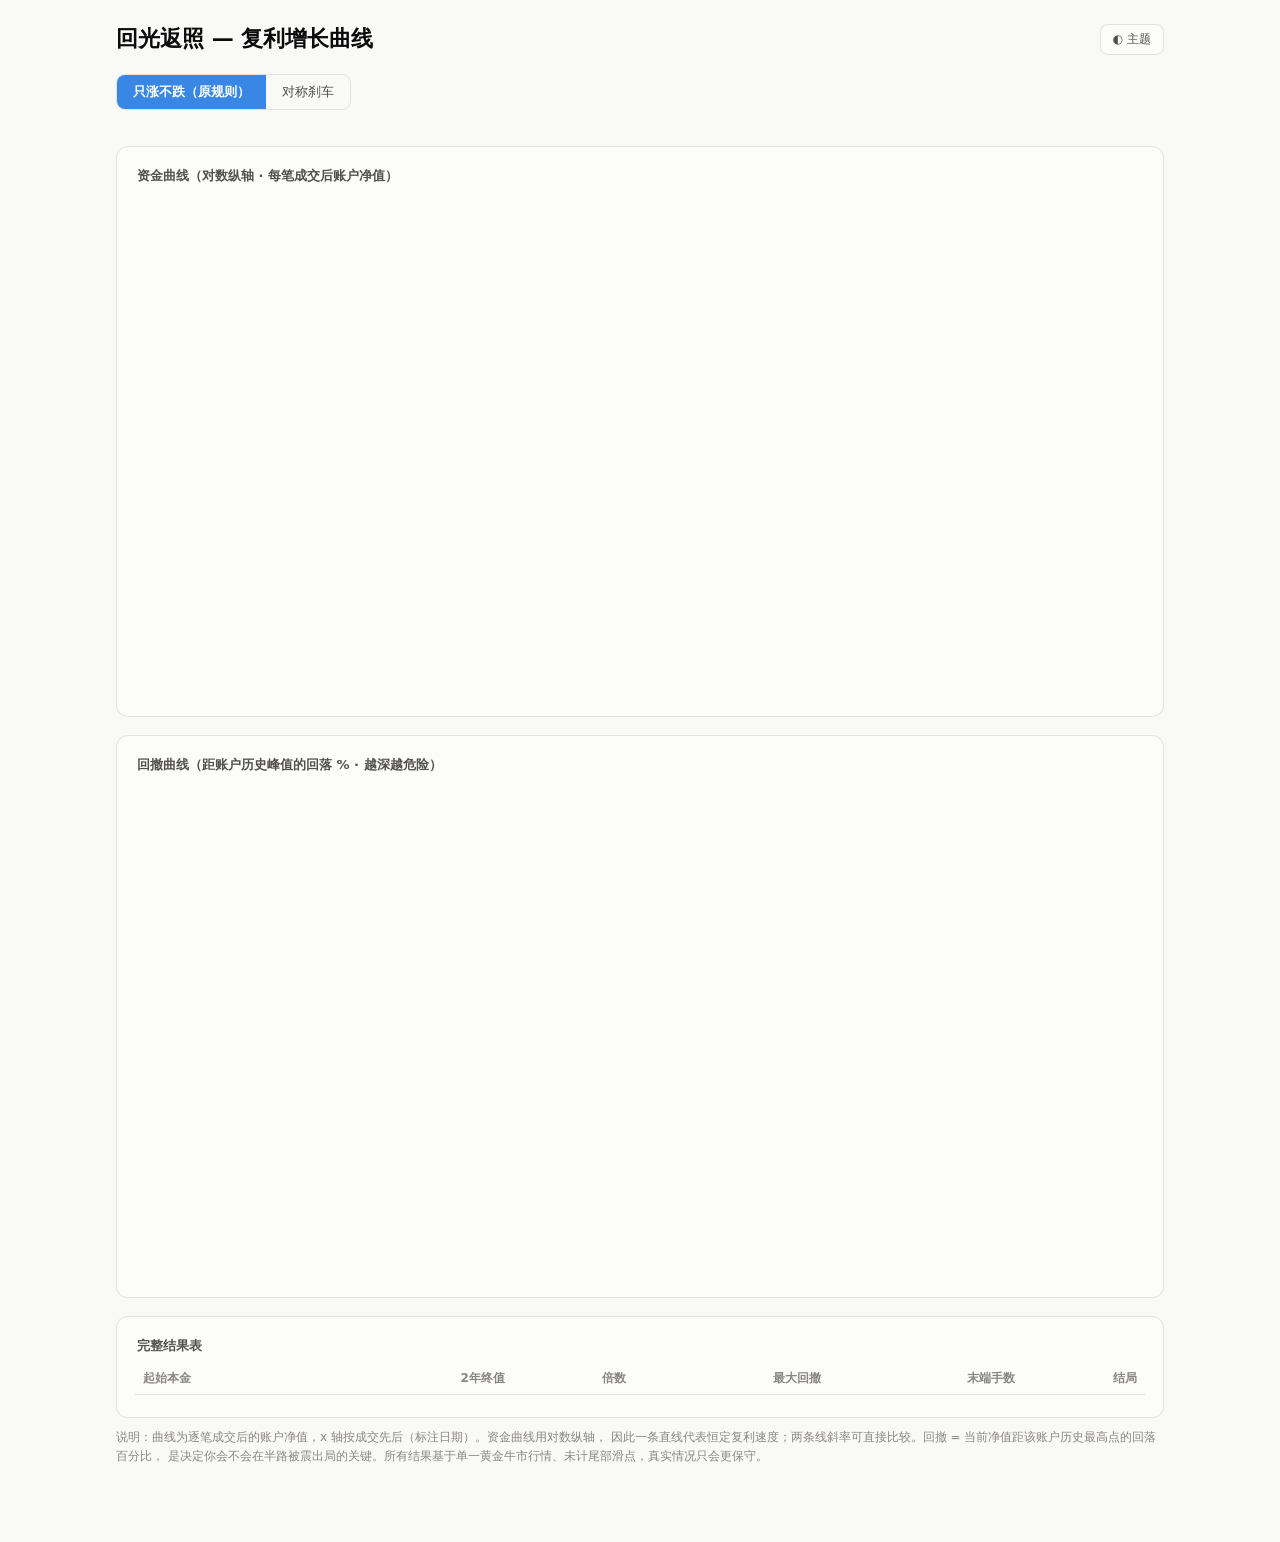
<file: ea/回光返照/report/hgfz_report_template.html>
<!doctype html>
<html lang="zh">
<head>
<meta charset="utf-8">
<meta name="viewport" content="width=device-width, initial-scale=1">
<title>回光返照 复利增长曲线</title>
<style>
  :root{
    color-scheme: light;
    --surface:#fcfcfb; --page:#f9f9f7; --ink:#0b0b0b; --ink2:#52514e;
    --muted:#898781; --grid:#e1e0d9; --axis:#c3c2b7;
    --border:rgba(11,11,11,0.10);
    --good:#006300; --crit:#d03b3b;
    --c0:#86b6ef; --c1:#6da7ec; --c2:#5598e7; --c3:#3987e5;
    --c4:#2a78d6; --c5:#1c5cab; --c6:#104281;
  }
  @media (prefers-color-scheme: dark){
    :root:not([data-theme="light"]){
      color-scheme: dark;
      --surface:#1a1a19; --page:#0d0d0d; --ink:#f0efec; --ink2:#c3c2b7;
      --muted:#898781; --grid:#2c2c2a; --axis:#383835;
      --border:rgba(255,255,255,0.10);
      --good:#0ca30c; --crit:#e66767;
      --c0:#1c5cab; --c1:#256abf; --c2:#2a78d6; --c3:#3987e5;
      --c4:#5598e7; --c5:#6da7ec; --c6:#9ec5f4;
    }
  }
  :root[data-theme="dark"]{
    color-scheme: dark;
    --surface:#1a1a19; --page:#0d0d0d; --ink:#f0efec; --ink2:#c3c2b7;
    --muted:#898781; --grid:#2c2c2a; --axis:#383835;
    --border:rgba(255,255,255,0.10);
    --good:#0ca30c; --crit:#e66767;
    --c0:#1c5cab; --c1:#256abf; --c2:#2a78d6; --c3:#3987e5;
    --c4:#5598e7; --c5:#6da7ec; --c6:#9ec5f4;
  }
  *{box-sizing:border-box}
  html,body{margin:0;background:var(--page);color:var(--ink);
    font-family:system-ui,-apple-system,"Segoe UI",sans-serif;}
  .wrap{max-width:1080px;margin:0 auto;padding:24px 16px 64px;}
  h1{font-size:22px;margin:0 0 4px;}
  .sub{color:var(--ink2);font-size:13px;line-height:1.6;margin:0 0 2px;}
  .warn{color:var(--crit);font-weight:600;}
  .card{background:var(--surface);border:1px solid var(--border);
    border-radius:12px;padding:18px 18px 10px;margin-top:18px;}
  .toggle{display:inline-flex;border:1px solid var(--border);border-radius:9px;
    overflow:hidden;margin:16px 0 4px;}
  .toggle button{appearance:none;border:0;background:transparent;color:var(--ink2);
    font:inherit;font-size:13px;padding:8px 16px;cursor:pointer;}
  .toggle button.on{background:var(--c3);color:#fff;font-weight:600;}
  .tiles{display:grid;grid-template-columns:repeat(auto-fit,minmax(150px,1fr));
    gap:10px;margin:14px 0 2px;}
  .tile{background:var(--surface);border:1px solid var(--border);border-radius:10px;
    padding:12px 14px;}
  .tile .k{font-size:12px;color:var(--muted);}
  .tile .v{font-size:20px;font-weight:650;margin-top:3px;
    font-variant-numeric:tabular-nums;}
  .tile .v.sm{font-size:15px;}
  .legend{display:flex;flex-wrap:wrap;gap:6px 14px;margin:12px 2px 4px;}
  .lg{display:inline-flex;align-items:center;gap:6px;font-size:12.5px;
    color:var(--ink2);cursor:pointer;user-select:none;padding:3px 4px;border-radius:6px;}
  .lg .sw{width:22px;height:3px;border-radius:2px;}
  .lg.off{opacity:.32;text-decoration:line-through;}
  .charttitle{font-size:13px;color:var(--ink2);margin:2px 2px 8px;font-weight:600;}
  .cv{position:relative;width:100%;}
  canvas{display:block;width:100%;}
  .tip{position:absolute;pointer-events:none;background:var(--surface);
    border:1px solid var(--border);border-radius:8px;padding:8px 10px;font-size:12px;
    box-shadow:0 4px 14px rgba(0,0,0,.14);min-width:150px;opacity:0;transition:opacity .08s;
    font-variant-numeric:tabular-nums;z-index:5;}
  .tip .d{color:var(--muted);margin-bottom:4px;font-size:11px;}
  .tip .r{display:flex;justify-content:space-between;gap:12px;}
  .tip .r .nm{display:inline-flex;align-items:center;gap:5px;}
  .tip .r .sw{width:9px;height:9px;border-radius:2px;}
  table{width:100%;border-collapse:collapse;font-size:13px;margin-top:6px;
    font-variant-numeric:tabular-nums;}
  th,td{text-align:right;padding:7px 8px;border-bottom:1px solid var(--border);}
  th:first-child,td:first-child{text-align:left;}
  th{color:var(--muted);font-weight:600;font-size:12px;}
  td .ruin{color:var(--crit);font-weight:600;}
  td .ok{color:var(--good);}
  .note{font-size:12px;color:var(--muted);line-height:1.6;margin-top:10px;}
  .themebtn{float:right;appearance:none;border:1px solid var(--border);
    background:var(--surface);color:var(--ink2);border-radius:8px;padding:6px 12px;
    font:inherit;font-size:12px;cursor:pointer;}
</style>
</head>
<body>
<div class="wrap">
  <button class="themebtn" id="themebtn">◐ 主题</button>
  <h1>回光返照 — 复利增长曲线</h1>
  <p class="sub" id="meta1"></p>
  <p class="sub" id="meta2"></p>
  <p class="sub warn" id="warnline"></p>

  <div class="toggle" id="modetog">
    <button data-mode="ratchet" class="on">只涨不跌（原规则）</button>
    <button data-mode="symmetric">对称刹车</button>
  </div>

  <div class="tiles" id="tiles"></div>

  <div class="card">
    <div class="charttitle">资金曲线（对数纵轴 · 每笔成交后账户净值）</div>
    <div class="legend" id="legend"></div>
    <div class="cv">
      <canvas id="eq"></canvas>
      <div class="tip" id="tip"></div>
    </div>
  </div>

  <div class="card">
    <div class="charttitle">回撤曲线（距账户历史峰值的回落 % · 越深越危险）</div>
    <div class="cv"><canvas id="dd"></canvas></div>
  </div>

  <div class="card">
    <div class="charttitle">完整结果表</div>
    <table id="tbl">
      <thead><tr><th>起始本金</th><th>2年终值</th><th>倍数</th>
        <th>最大回撤</th><th>末端手数</th><th>结局</th></tr></thead>
      <tbody></tbody>
    </table>
    <p class="note" id="tblnote"></p>
  </div>

  <p class="note">
    说明：曲线为逐笔成交后的账户净值，x 轴按成交先后（标注日期）。资金曲线用对数纵轴，
    因此一条直线代表恒定复利速度；两条线斜率可直接比较。回撤 = 当前净值距该账户历史最高点的回落百分比，
    是决定你会不会在半路被震出局的关键。所有结果基于单一黄金牛市行情、未计尾部滑点，真实情况只会更保守。
  </p>
</div>

<script>
window.HGFZ = /*__DATA__*/;
</script>
<script>
(function(){
  const D = window.HGFZ;
  const COLORS = ['--c0','--c1','--c2','--c3','--c4','--c5','--c6'];
  const css = n => getComputedStyle(document.documentElement).getPropertyValue(n).trim();

  // 按起始本金分组: 每个 mode 下 7 档
  const starts = [...new Set(D.series.map(s=>s.start))].sort((a,b)=>a-b);
  const colorForStart = {};
  starts.forEach((s,i)=> colorForStart[s]=COLORS[Math.min(i,COLORS.length-1)]);

  let mode = 'ratchet';
  const visible = {}; starts.forEach(s=>visible[s]=true);

  // 元信息
  document.getElementById('meta1').textContent =
    '策略：'+D.meta.strategy;
  document.getElementById('meta2').textContent =
    '数据：'+D.meta.period+' ｜ '+D.meta.ntrade+' 笔 ｜ 胜率 '+D.meta.winrate+'% ｜ 每笔来回成本 $'+D.meta.cost_rt+'/0.01手（随手数放大）';
  document.getElementById('warnline').textContent =
    '⚠ '+D.meta.regime+'，单一行情样本 + 未计尾部滑点 — 下图是乐观地板，真实回撤只会更深。';

  const seriesOf = m => D.series.filter(s=>s.mode===m).sort((a,b)=>a.start-b.start);

  function fmtMoney(v){
    if(v>=1e6) return '$'+(v/1e6).toFixed(2)+'M';
    if(v>=1e3) return '$'+(v/1e3).toFixed(1)+'k';
    return '$'+Math.round(v);
  }

  // ---- tiles ----
  function renderTiles(){
    const ss = seriesOf(mode);
    const best = ss.reduce((a,b)=>b.final>a.final?b:a);
    const ruined = ss.filter(s=>s.ruined);
    const ddmax = Math.max(...ss.map(s=>s.maxdd));
    const t = document.getElementById('tiles');
    t.innerHTML =
      tile('最佳路径终值', fmtMoney(best.final), '起始 $'+best.start+' · '+best.ret.toFixed(0)+'×') +
      tile('最深回撤', ddmax.toFixed(0)+'%', '7 档中最惨那条') +
      tile('爆仓档位', ruined.length? ('$'+ruined.map(s=>s.start).join(', $')) : '无', ruined.length?'本金不足被清零':'全部存活') +
      tile('档位数', starts.length+' 档', '$'+starts[0]+' ~ $'+starts[starts.length-1]);
  }
  function tile(k,v,sub){
    const small = v.length>7?' sm':'';
    return '<div class="tile"><div class="k">'+k+'</div><div class="v'+small+'">'+v+
      '</div><div class="k" style="margin-top:3px">'+sub+'</div></div>';
  }

  // ---- legend ----
  function renderLegend(){
    const l = document.getElementById('legend');
    l.innerHTML='';
    starts.forEach(s=>{
      const el=document.createElement('span');
      el.className='lg'+(visible[s]?'':' off');
      el.innerHTML='<span class="sw" style="background:'+css(colorForStart[s])+'"></span>起始 $'+s;
      el.onclick=()=>{visible[s]=!visible[s]; renderLegend(); draw();};
      l.appendChild(el);
    });
  }

  // ---- table ----
  function renderTable(){
    const tb=document.querySelector('#tbl tbody'); tb.innerHTML='';
    seriesOf(mode).forEach(s=>{
      const tr=document.createElement('tr');
      tr.innerHTML='<td><span class="lg" style="padding:0"><span class="sw" style="width:14px;height:3px;border-radius:2px;background:'+
        css(colorForStart[s.start])+';display:inline-block;margin-right:6px"></span>$'+s.start+'</span></td>'+
        '<td>'+fmtMoney(s.final)+'</td><td>'+s.ret.toFixed(1)+'×</td>'+
        '<td>'+s.maxdd.toFixed(1)+'%</td><td>'+s.end_lot.toFixed(2)+'</td>'+
        '<td>'+(s.ruined?'<span class="ruin">爆仓</span>':'<span class="ok">存活</span>')+'</td>';
      tb.appendChild(tr);
    });
    document.getElementById('tblnote').textContent =
      mode==='ratchet'
      ? '只涨不跌：手数随净值创新高翻倍，回撤时不降 — 高手数时撞上坏行情，亏损全额承压（$200 爆仓即此机制）。'
      : '对称刹车：净值跌破一级自动把手数降回去 — 牺牲一点上行，换回撤时的自动保护。';
  }

  // ---- canvas 画线 ----
  const PADL=58, PADR=14, PADT=12, PADB=28;
  function setup(cv, h){
    const dpr=window.devicePixelRatio||1;
    const w=cv.parentElement.clientWidth;
    cv.width=w*dpr; cv.height=h*dpr; cv.style.height=h+'px';
    const ctx=cv.getContext('2d'); ctx.setTransform(dpr,0,0,dpr,0,0);
    return {ctx,w,h};
  }
  const xN = D.x.length;
  function xpix(i,w){ return PADL + (w-PADL-PADR)*(i/(xN-1)); }

  // 资金图: 对数 Y
  let eqMin=1e9, eqMax=0;
  D.series.forEach(s=> s.curve.forEach(v=>{ if(v>0){ if(v<eqMin)eqMin=v; if(v>eqMax)eqMax=v; }}));
  const lgMin=Math.floor(Math.log10(eqMin)), lgMax=Math.ceil(Math.log10(eqMax));
  function ylog(v,h){
    if(v<=0) v=eqMin;
    const t=(Math.log10(v)-lgMin)/(lgMax-lgMin);
    return PADT + (h-PADT-PADB)*(1-t);
  }

  function drawEq(){
    const cv=document.getElementById('eq');
    const {ctx,w,h}=setup(cv,340);
    ctx.clearRect(0,0,w,h);
    // 网格: 10^k
    ctx.font='11px system-ui'; ctx.textBaseline='middle';
    for(let k=lgMin;k<=lgMax;k++){
      const y=ylog(Math.pow(10,k),h);
      ctx.strokeStyle=css('--grid'); ctx.lineWidth=1;
      ctx.beginPath(); ctx.moveTo(PADL,y); ctx.lineTo(w-PADR,y); ctx.stroke();
      ctx.fillStyle=css('--muted'); ctx.textAlign='right';
      ctx.fillText(fmtMoney(Math.pow(10,k)), PADL-8, y);
    }
    // x 日期刻度 (6 个)
    ctx.textAlign='center'; ctx.textBaseline='top';
    const ticks=6;
    for(let t=0;t<=ticks;t++){
      const i=Math.round((xN-1)*t/ticks);
      const x=xpix(i,w);
      ctx.fillStyle=css('--muted');
      ctx.fillText((D.x[i]||'').slice(0,7), x, h-PADB+8);
    }
    // 曲线
    const ss=seriesOf(mode);
    ss.forEach(s=>{
      if(!visible[s.start]) return;
      ctx.strokeStyle=css(colorForStart[s.start]); ctx.lineWidth=2;
      ctx.lineJoin='round'; ctx.beginPath();
      let started=false, ruinX=null, ruinY=null;
      for(let i=0;i<s.curve.length;i++){
        const v=s.curve[i];
        if(v<=0){ ruinX=xpix(i,w); ruinY=h-PADB; break; }
        const x=xpix(i,w), y=ylog(v,h);
        if(!started){ctx.moveTo(x,y);started=true;} else ctx.lineTo(x,y);
      }
      ctx.stroke();
      if(ruinX!=null){
        ctx.fillStyle=css('--crit');
        ctx.beginPath(); ctx.arc(ruinX,ruinY-4,4,0,7); ctx.fill();
        ctx.font='10px system-ui'; ctx.textAlign='left'; ctx.textBaseline='bottom';
        ctx.fillText('爆仓', ruinX+6, ruinY);
      }
    });
    eqGeom={w,h};
  }
  let eqGeom={w:0,h:0};

  // 回撤图: 线性 0..maxDDall, 0 在顶
  let ddMaxAll=0;
  D.series.forEach(s=> s.ddcurve.forEach(v=>{ if(v>ddMaxAll)ddMaxAll=v;}));
  function ydd(v,h){ return PADT + (h-PADT-PADB)*(v/ddMaxAll); }
  function drawDD(){
    const cv=document.getElementById('dd');
    const {ctx,w,h}=setup(cv,180);
    ctx.clearRect(0,0,w,h);
    ctx.font='11px system-ui'; ctx.textBaseline='middle';
    const steps=[0,25,50,75,100].filter(v=>v<=ddMaxAll+5);
    steps.forEach(v=>{
      const y=ydd(v,h);
      ctx.strokeStyle=css('--grid'); ctx.lineWidth=1;
      ctx.beginPath(); ctx.moveTo(PADL,y); ctx.lineTo(w-PADR,y); ctx.stroke();
      ctx.fillStyle=css('--muted'); ctx.textAlign='right';
      ctx.fillText('-'+v+'%', PADL-8, y);
    });
    const ss=seriesOf(mode);
    ss.forEach(s=>{
      if(!visible[s.start]) return;
      ctx.strokeStyle=css(colorForStart[s.start]); ctx.lineWidth=1.5;
      ctx.globalAlpha=.9; ctx.beginPath();
      let started=false;
      for(let i=0;i<s.ddcurve.length;i++){
        const x=xpix(i,w), y=ydd(s.ddcurve[i],h);
        if(!started){ctx.moveTo(x,y);started=true;} else ctx.lineTo(x,y);
      }
      ctx.stroke(); ctx.globalAlpha=1;
    });
    ddGeom={w,h};
  }
  let ddGeom={w:0,h:0};

  function draw(){ drawEq(); drawDD(); }

  // ---- hover tooltip (资金图) ----
  const tip=document.getElementById('tip');
  const eqcv=document.getElementById('eq');
  eqcv.addEventListener('mousemove', e=>{
    const r=eqcv.getBoundingClientRect();
    const px=e.clientX-r.left;
    const {w,h}=eqGeom;
    if(px<PADL||px>w-PADR){ tip.style.opacity=0; return; }
    const frac=(px-PADL)/(w-PADL-PADR);
    const i=Math.max(0,Math.min(xN-1,Math.round(frac*(xN-1))));
    const x=xpix(i,w);
    // 重绘 + crosshair
    drawEq();
    const ctx=eqcv.getContext('2d');
    ctx.strokeStyle=css('--axis'); ctx.lineWidth=1;
    ctx.beginPath(); ctx.moveTo(x,PADT); ctx.lineTo(x,h-PADB); ctx.stroke();
    const ss=seriesOf(mode).filter(s=>visible[s.start]);
    let rows='';
    ss.forEach(s=>{
      const v=s.curve[i];
      ctx.fillStyle=css(colorForStart[s.start]);
      if(v>0){ ctx.beginPath(); ctx.arc(x,ylog(v,h),3.2,0,7); ctx.fill(); }
      rows+='<div class="r"><span class="nm"><span class="sw" style="background:'+
        css(colorForStart[s.start])+'"></span>$'+s.start+'</span><span>'+
        (v>0?fmtMoney(v):'<span style="color:var(--crit)">爆仓</span>')+'</span></div>';
    });
    tip.innerHTML='<div class="d">'+(D.x[i]||'')+'</div>'+rows;
    tip.style.opacity=1;
    let tx=x+14; if(tx> w-170) tx=x-160;
    tip.style.left=tx+'px'; tip.style.top=(PADT+6)+'px';
  });
  eqcv.addEventListener('mouseleave', ()=>{ tip.style.opacity=0; drawEq(); });

  // ---- mode toggle ----
  document.getElementById('modetog').addEventListener('click', e=>{
    const b=e.target.closest('button'); if(!b) return;
    mode=b.dataset.mode;
    [...document.querySelectorAll('#modetog button')].forEach(x=>x.classList.toggle('on',x===b));
    renderTiles(); renderTable(); draw();
  });

  // ---- theme ----
  document.getElementById('themebtn').onclick=()=>{
    const cur=document.documentElement.getAttribute('data-theme');
    const dark = cur? cur==='dark' : matchMedia('(prefers-color-scheme: dark)').matches;
    document.documentElement.setAttribute('data-theme', dark?'light':'dark');
    renderLegend(); draw();
  };

  window.addEventListener('resize', draw);
  renderTiles(); renderLegend(); renderTable(); draw();
})();
</script>
</body>
</html>
</file>
